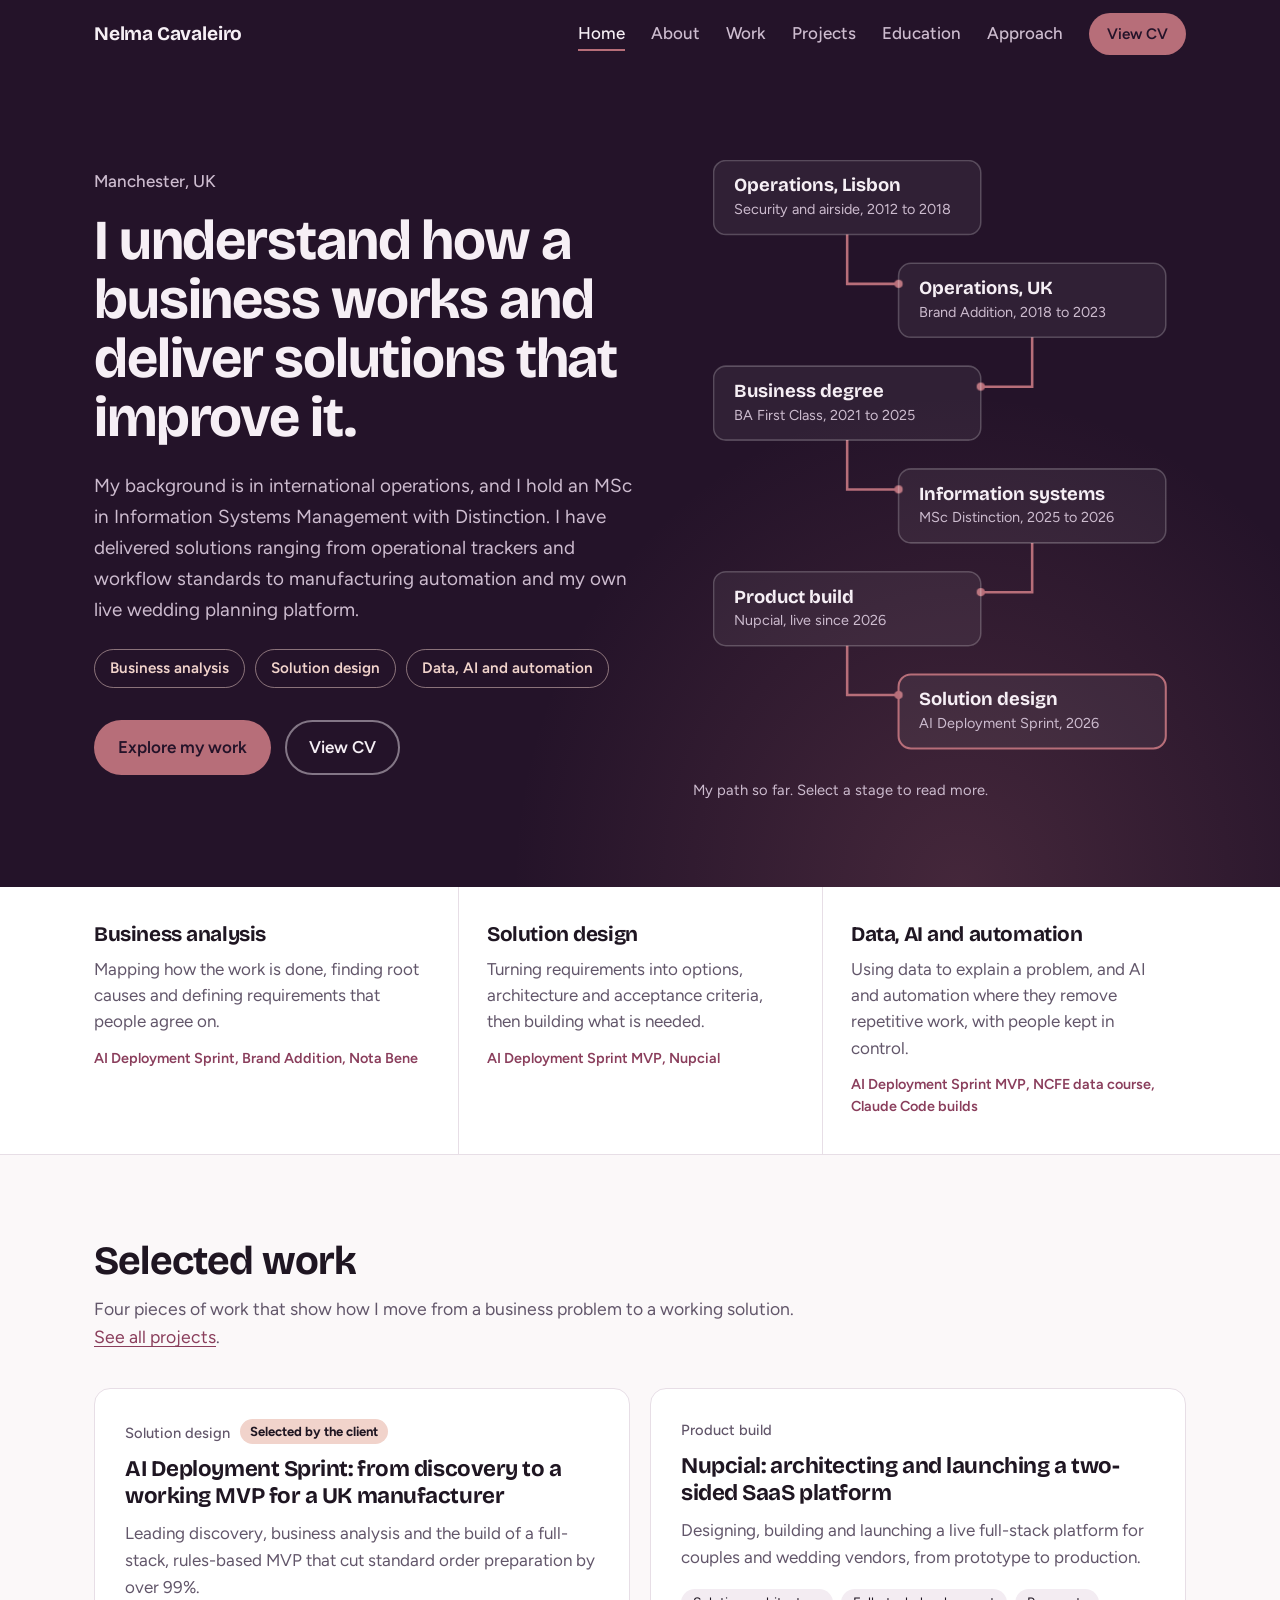
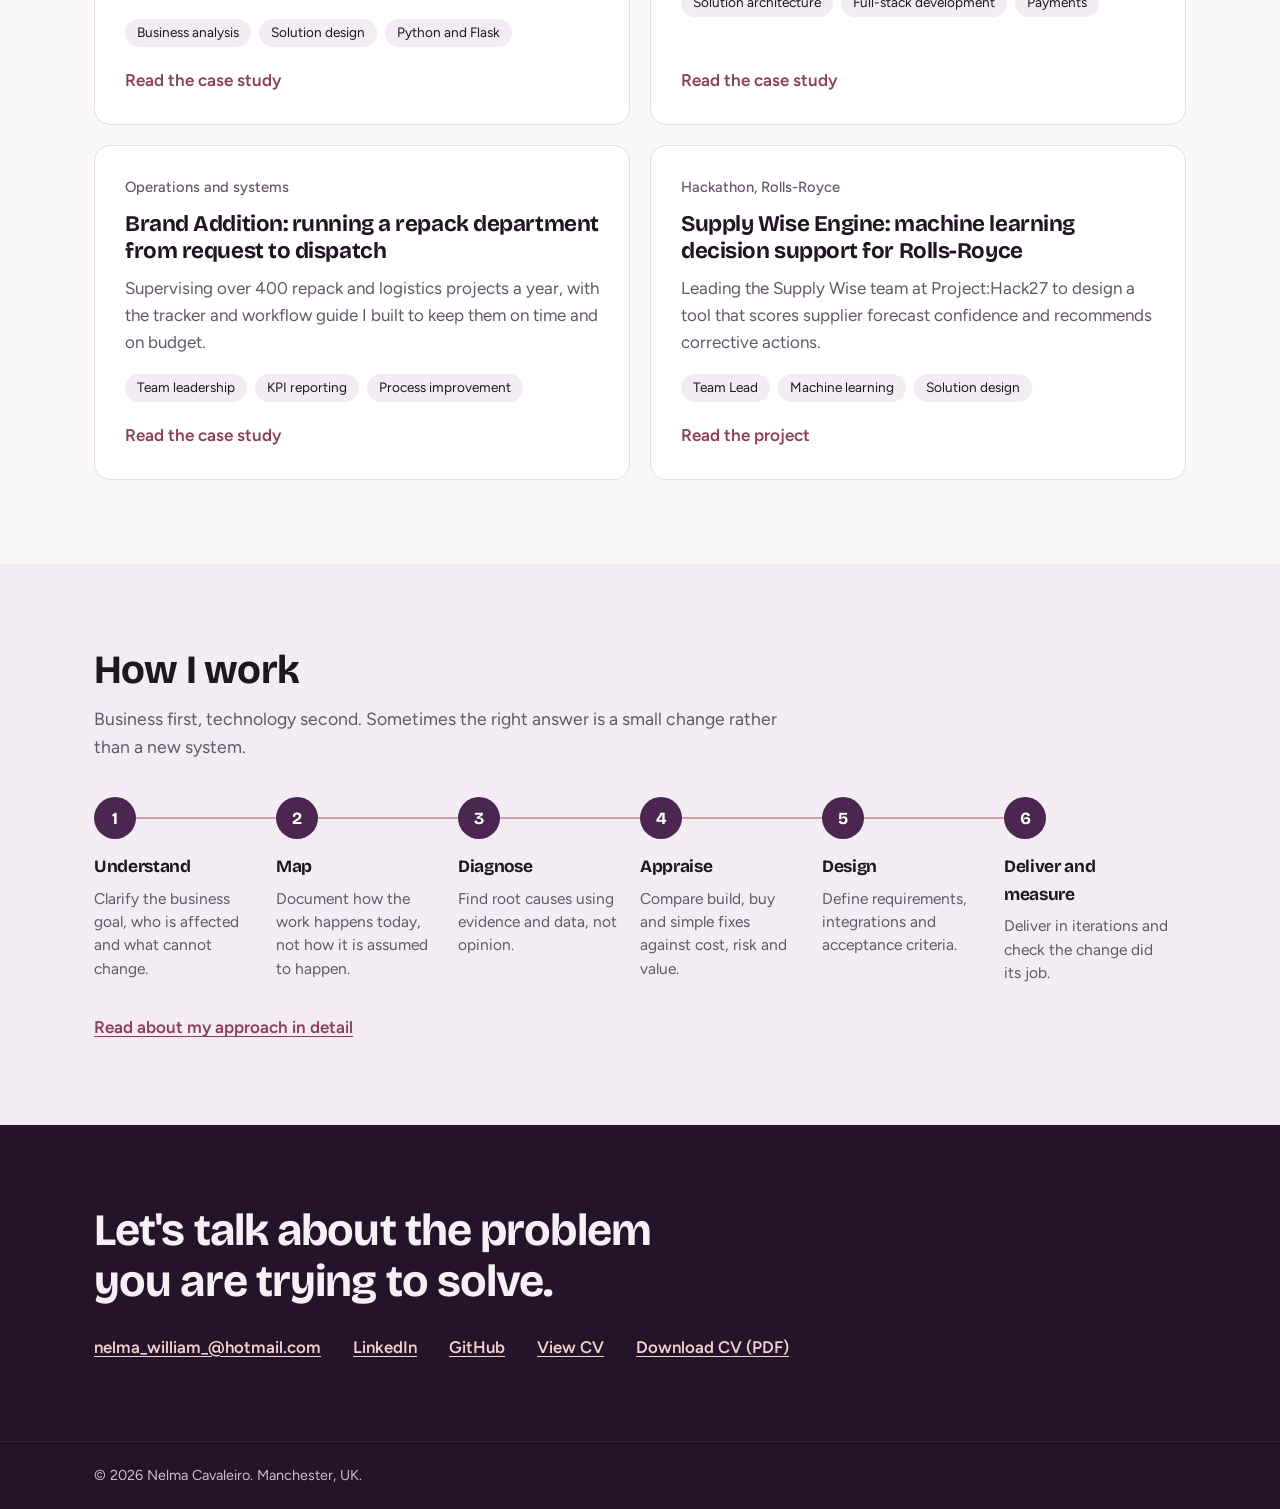
<file: index.html>
<!DOCTYPE html>
<html lang="en-GB">
<head>
  <meta charset="utf-8">
  <meta name="viewport" content="width=device-width, initial-scale=1">
  <title>Nelma Cavaleiro | Business Analysis, Solution Design, Data, AI and Automation</title>
  <meta name="description" content="Portfolio of Nelma Cavaleiro, a Manchester-based business and technology professional working across business analysis, solution design, data, AI and automation.">
  <meta property="og:title" content="Nelma Cavaleiro | Business Analysis, Solution Design, Data, AI and Automation">
  <meta property="og:description" content="Portfolio of Nelma Cavaleiro, a Manchester-based business and technology professional working across business analysis, solution design, data, AI and automation.">
  <meta property="og:type" content="website">
  <link rel="icon" href="data:image/svg+xml,<svg xmlns='http://www.w3.org/2000/svg' viewBox='0 0 32 32'><rect width='32' height='32' rx='8' fill='%23241329'/><text x='16' y='21.5' font-family='Arial' font-size='14' font-weight='700' fill='%23F1D3CB' text-anchor='middle'>NC</text></svg>">
  <link rel="preconnect" href="https://fonts.googleapis.com">
  <link rel="preconnect" href="https://fonts.gstatic.com" crossorigin>
  <link href="https://fonts.googleapis.com/css2?family=Bricolage+Grotesque:opsz,wght@12..96,500;12..96,700&family=Figtree:wght@400;500;600;700&display=swap" rel="stylesheet">
  <link rel="stylesheet" href="assets/css/style.css">
</head>
<body>
  <a class="skip" href="#main">Skip to content</a>
  <header class="site-header">
    <div class="wrap header-inner">
      <a class="brand" href="index.html">Nelma Cavaleiro</a>
      <button class="nav-toggle" aria-expanded="false" aria-controls="site-nav">Menu</button>
      <nav aria-label="Main">
        <ul class="nav" id="site-nav">
        <li><a href="index.html" aria-current="page">Home</a></li>
        <li><a href="about.html">About</a></li>
        <li><a href="work.html">Work</a></li>
        <li><a href="projects.html">Projects</a></li>
        <li><a href="education.html">Education</a></li>
        <li><a href="approach.html">Approach</a></li>
        <li><a class="btn btn-rose btn-small" href="assets/Nelma_Cavaleiro_CV.pdf" target="_blank" rel="noopener">View CV</a></li>
        </ul>
      </nav>
    </div>
  </header>
  <main id="main">
    <section class="hero">
      <div class="wrap hero-inner">
        <div>
          <p class="hero-meta">Manchester, UK</p>
          <h1>I understand how a business works and deliver solutions that improve it.</h1>
          <p class="lede">My background is in international operations, and I hold an MSc in Information Systems Management with Distinction. I have delivered solutions ranging from operational trackers and workflow standards to manufacturing automation and my own live wedding planning platform.</p>
          <ul class="focus" aria-label="Focus areas">
            <li>Business analysis</li><li>Solution design</li><li>Data, AI and automation</li>
          </ul>
          <div class="hero-actions">
            <a class="btn btn-rose" href="work.html">Explore my work</a>
            <a class="btn btn-line-light" href="assets/Nelma_Cavaleiro_CV.pdf" target="_blank" rel="noopener">View CV</a>
          </div>
        </div>
      <figure class="system-map" aria-labelledby="map-caption">
        <svg viewBox="0 0 480 612" role="img" aria-label="Career path drawn as a system diagram: operations in Lisbon, operations in the UK, a business degree, an MSc in information systems, building a live product, and solution design on an AI deployment sprint.">
          <g class="links">
            <path d="M150 92 V140 H200" />
            <path d="M330 192 V240 H280" />
            <path d="M150 292 V340 H200" />
            <path d="M330 392 V440 H280" />
            <path d="M150 492 V540 H200" />
          </g>
          <g class="joints">
            <circle cx="200" cy="140" r="4"/>
            <circle cx="280" cy="240" r="4"/>
            <circle cx="200" cy="340" r="4"/>
            <circle cx="280" cy="440" r="4"/>
            <circle cx="200" cy="540" r="4"/>
          </g>
          <a href="about.html#journey" class="node">
            <rect x="20" y="20" width="260" height="72" rx="12"/>
            <text x="40" y="50" class="n-title">Operations, Lisbon</text>
            <text x="40" y="72" class="n-sub">Security and airside, 2012 to 2018</text>
          </a>
          <a href="case-brand-addition.html" class="node">
            <rect x="200" y="120" width="260" height="72" rx="12"/>
            <text x="220" y="150" class="n-title">Operations, UK</text>
            <text x="220" y="172" class="n-sub">Brand Addition, 2018 to 2023</text>
          </a>
          <a href="education-ba.html" class="node">
            <rect x="20" y="220" width="260" height="72" rx="12"/>
            <text x="40" y="250" class="n-title">Business degree</text>
            <text x="40" y="272" class="n-sub">BA First Class, 2021 to 2025</text>
          </a>
          <a href="education-msc.html" class="node">
            <rect x="200" y="320" width="260" height="72" rx="12"/>
            <text x="220" y="350" class="n-title">Information systems</text>
            <text x="220" y="372" class="n-sub">MSc Distinction, 2025 to 2026</text>
          </a>
          <a href="case-nupcial.html" class="node">
            <rect x="20" y="420" width="260" height="72" rx="12"/>
            <text x="40" y="450" class="n-title">Product build</text>
            <text x="40" y="472" class="n-sub">Nupcial, live since 2026</text>
          </a>
          <a href="case-ai-sprint.html" class="node node-current">
            <rect x="200" y="520" width="260" height="72" rx="12"/>
            <text x="220" y="550" class="n-title">Solution design</text>
            <text x="220" y="572" class="n-sub">AI Deployment Sprint, 2026</text>
          </a>
        </svg>
        <figcaption id="map-caption">My path so far. Select a stage to read more.</figcaption>
      </figure>
      </div>
    </section>

    <section class="capabilities" aria-label="Where I add value">
      <div class="wrap cap-grid three">
        <div class="cap">
          <h2>Business analysis</h2>
          <p>Mapping how the work is done, finding root causes and defining requirements that people agree on.</p>
          <p class="evidence">AI Deployment Sprint, Brand Addition, Nota Bene</p>
        </div>
        <div class="cap">
          <h2>Solution design</h2>
          <p>Turning requirements into options, architecture and acceptance criteria, then building what is needed.</p>
          <p class="evidence">AI Deployment Sprint MVP, Nupcial</p>
        </div>
        <div class="cap">
          <h2>Data, AI and automation</h2>
          <p>Using data to explain a problem, and AI and automation where they remove repetitive work, with people kept in control.</p>
          <p class="evidence">AI Deployment Sprint MVP, NCFE data course, Claude Code builds</p>
        </div>
      </div>
    </section>

    <section class="section" id="video" hidden>
      <div class="wrap">
        <div class="section-head">
          <h2>Meet me in sixty seconds</h2>
          <p>A short introduction to who I am and the work I want to do.</p>
        </div>
        <div class="video-frame" id="video-frame"></div>
      </div>
    </section>

    <section class="section">
      <div class="wrap">
        <div class="section-head">
          <h2>Selected work</h2>
          <p>Four pieces of work that show how I move from a business problem to a working solution. <a href="projects.html">See all projects</a>.</p>
        </div>
        <div class="work-grid">
        <a class="work-card" href="case-ai-sprint.html">
          <p class="kind">Solution design <span class="status">Selected by the client</span></p>
          <h3>AI Deployment Sprint: from discovery to a working MVP for a UK manufacturer</h3>
          <p>Leading discovery, business analysis and the build of a full-stack, rules-based MVP that cut standard order preparation by over 99%.</p>
          <ul class="tags"><li>Business analysis</li><li>Solution design</li><li>Python and Flask</li></ul>
          <span class="read">Read the case study</span>
        </a>
        <a class="work-card" href="case-nupcial.html">
          <p class="kind">Product build</p>
          <h3>Nupcial: architecting and launching a two-sided SaaS platform</h3>
          <p>Designing, building and launching a live full-stack platform for couples and wedding vendors, from prototype to production.</p>
          <ul class="tags"><li>Solution architecture</li><li>Full-stack development</li><li>Payments</li></ul>
          <span class="read">Read the case study</span>
        </a>
        <a class="work-card" href="case-brand-addition.html">
          <p class="kind">Operations and systems</p>
          <h3>Brand Addition: running a repack department from request to dispatch</h3>
          <p>Supervising over 400 repack and logistics projects a year, with the tracker and workflow guide I built to keep them on time and on budget.</p>
          <ul class="tags"><li>Team leadership</li><li>KPI reporting</li><li>Process improvement</li></ul>
          <span class="read">Read the case study</span>
        </a>
        <a class="work-card" href="case-hack27.html">
          <p class="kind">Hackathon, Rolls-Royce</p>
          <h3>Supply Wise Engine: machine learning decision support for Rolls-Royce</h3>
          <p>Leading the Supply Wise team at Project:Hack27 to design a tool that scores supplier forecast confidence and recommends corrective actions.</p>
          <ul class="tags"><li>Team Lead</li><li>Machine learning</li><li>Solution design</li></ul>
          <span class="read">Read the project</span>
        </a>
        </div>
      </div>
    </section>

    <section class="section section-tint">
      <div class="wrap">
        <div class="section-head">
          <h2>How I work</h2>
          <p>Business first, technology second. Sometimes the right answer is a small change rather than a new system.</p>
        </div>
        <ol class="flow">
          <li><h3>Understand</h3><p>Clarify the business goal, who is affected and what cannot change.</p></li>
          <li><h3>Map</h3><p>Document how the work happens today, not how it is assumed to happen.</p></li>
          <li><h3>Diagnose</h3><p>Find root causes using evidence and data, not opinion.</p></li>
          <li><h3>Appraise</h3><p>Compare build, buy and simple fixes against cost, risk and value.</p></li>
          <li><h3>Design</h3><p>Define requirements, integrations and acceptance criteria.</p></li>
          <li><h3>Deliver and measure</h3><p>Deliver in iterations and check the change did its job.</p></li>
        </ol>
        <a class="more" href="approach.html">Read about my approach in detail</a>
      </div>
    </section>
  </main>
  <section class="contact" id="contact">
    <div class="wrap">
      <h2>Let's talk about the problem you are trying to solve.</h2>
      <ul class="contact-links">
        <li><a href="mailto:nelma_william_@hotmail.com">nelma_william_@hotmail.com</a></li>
        <li><a href="https://www.linkedin.com/in/nelma-cavaleiro" target="_blank" rel="noopener">LinkedIn</a></li>
        <li><a href="https://github.com/nelmacavaleiro" target="_blank" rel="noopener">GitHub</a></li>
        <li><a href="assets/Nelma_Cavaleiro_CV.pdf" target="_blank" rel="noopener">View CV</a></li>
        <li><a href="assets/Nelma_Cavaleiro_CV.pdf" download="Nelma_Cavaleiro_CV.pdf">Download CV (PDF)</a></li>
      </ul>
    </div>
  </section>
  <footer class="site-footer">
    <div class="wrap"><p>&copy; <span id="year">2026</span> Nelma Cavaleiro. Manchester, UK.</p></div>
  </footer>
  <script src="assets/js/main.js"></script>
</body>
</html>
</file>
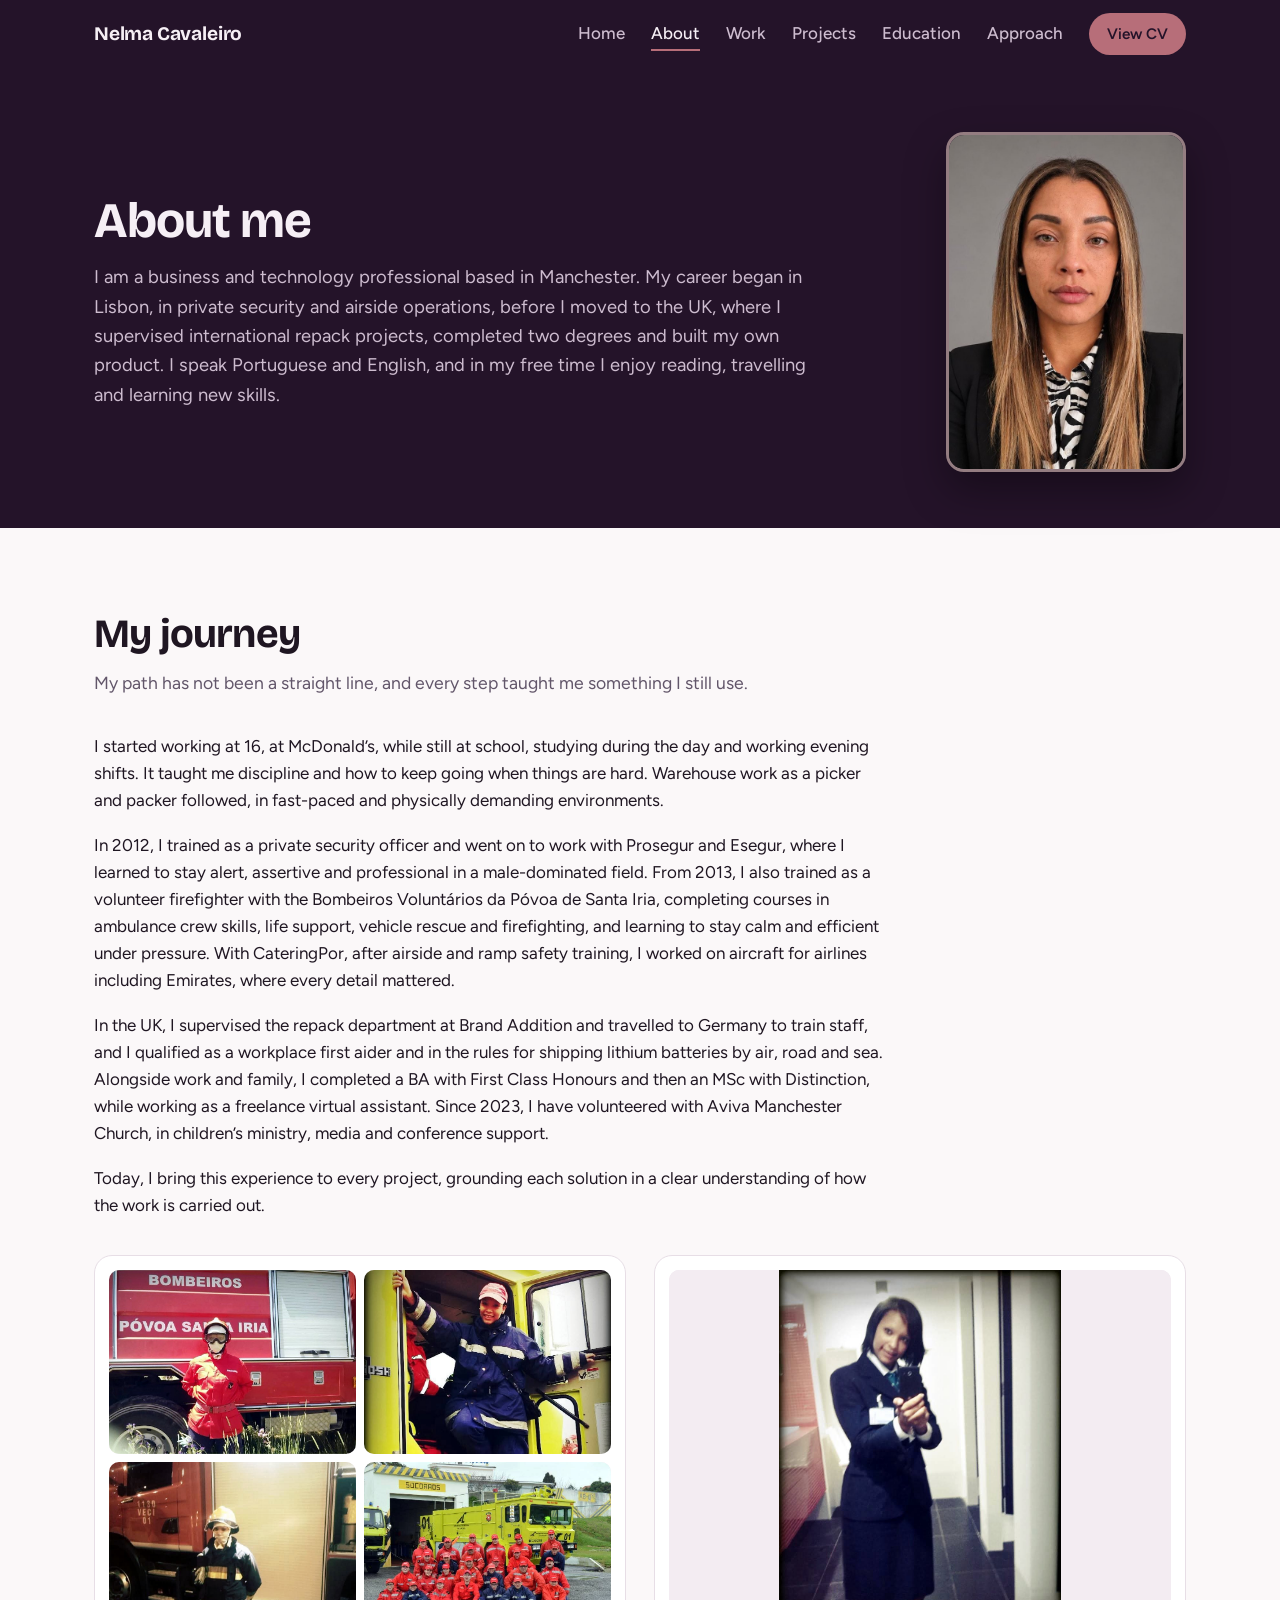
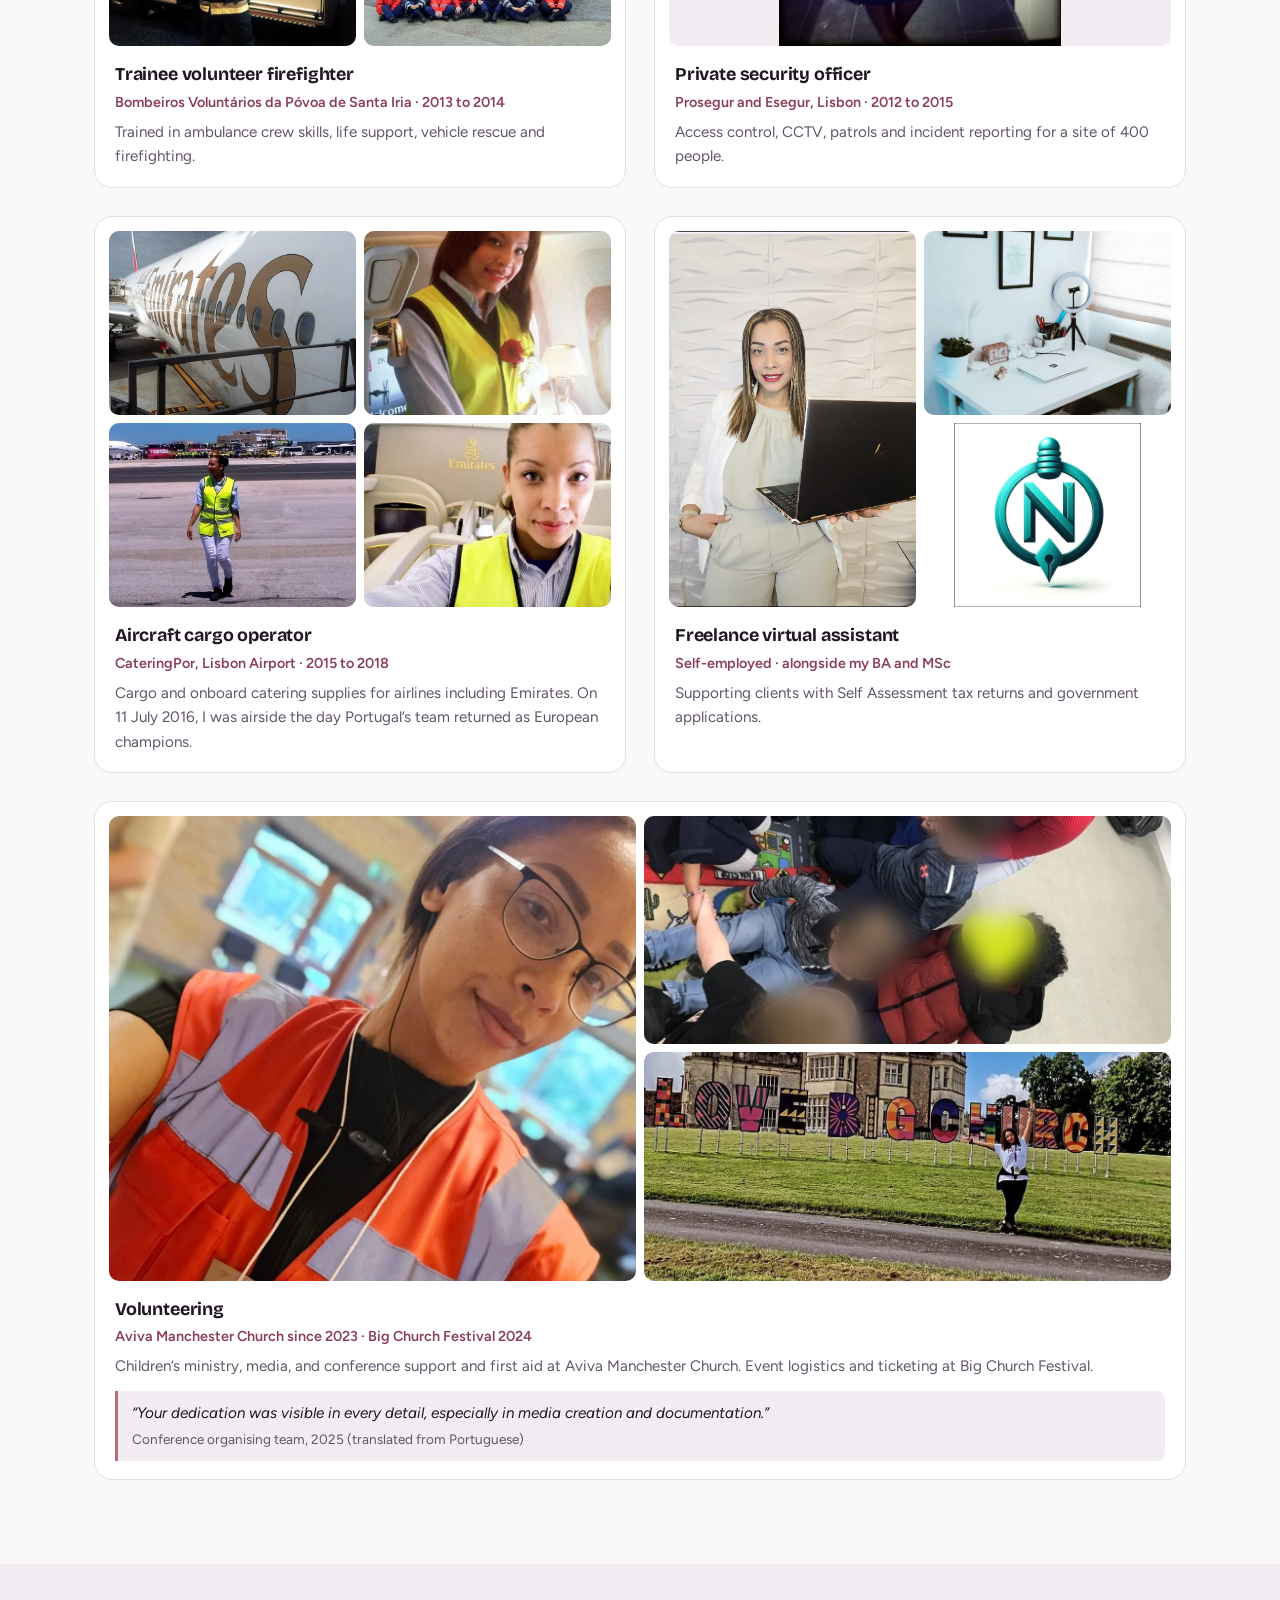
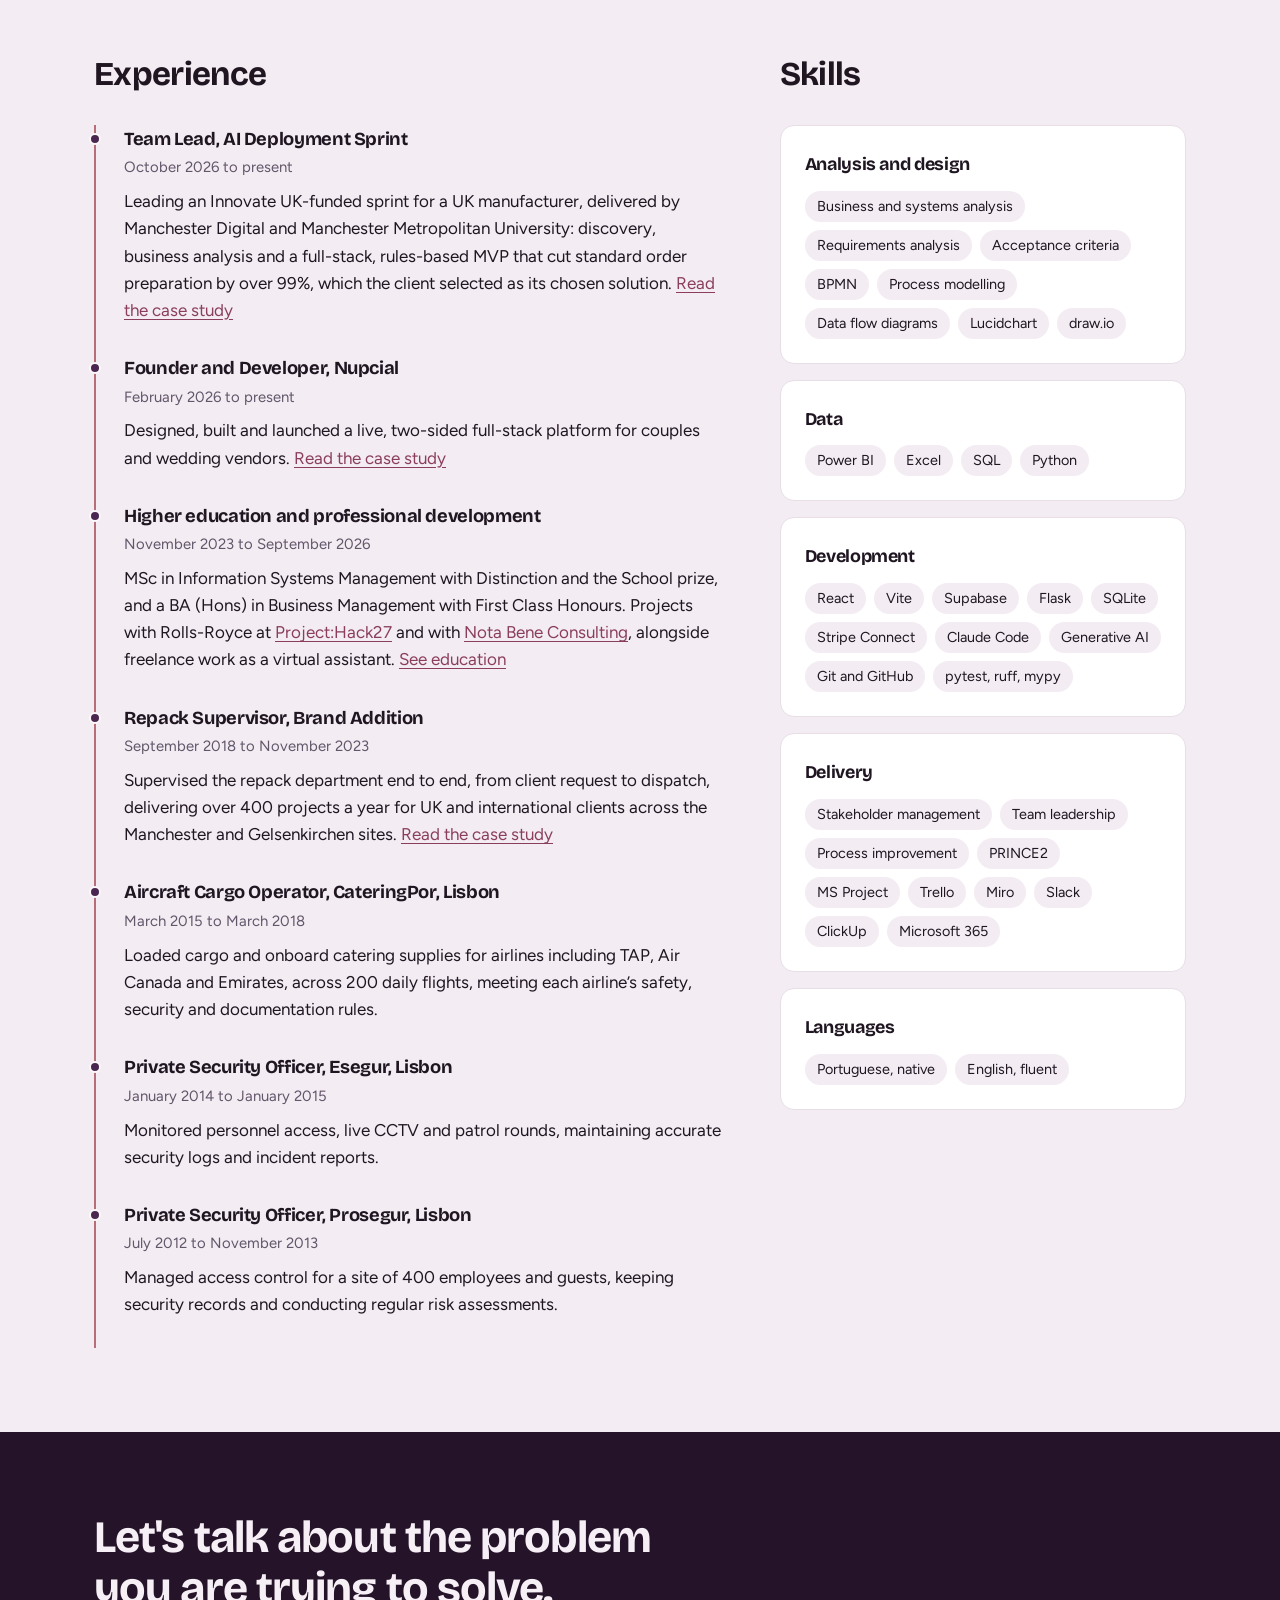
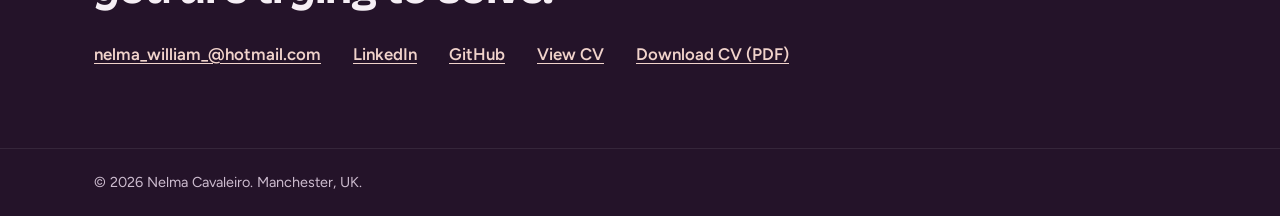
<file: about.html>
<!DOCTYPE html>
<html lang="en-GB">
<head>
  <meta charset="utf-8">
  <meta name="viewport" content="width=device-width, initial-scale=1">
  <title>About | Nelma Cavaleiro</title>
  <meta name="description" content="About Nelma Cavaleiro: her journey, experience and skills.">
  <meta property="og:title" content="About | Nelma Cavaleiro">
  <meta property="og:description" content="About Nelma Cavaleiro: her journey, experience and skills.">
  <meta property="og:type" content="website">
  <link rel="icon" href="data:image/svg+xml,<svg xmlns='http://www.w3.org/2000/svg' viewBox='0 0 32 32'><rect width='32' height='32' rx='8' fill='%23241329'/><text x='16' y='21.5' font-family='Arial' font-size='14' font-weight='700' fill='%23F1D3CB' text-anchor='middle'>NC</text></svg>">
  <link rel="preconnect" href="https://fonts.googleapis.com">
  <link rel="preconnect" href="https://fonts.gstatic.com" crossorigin>
  <link href="https://fonts.googleapis.com/css2?family=Bricolage+Grotesque:opsz,wght@12..96,500;12..96,700&family=Figtree:wght@400;500;600;700&display=swap" rel="stylesheet">
  <link rel="stylesheet" href="assets/css/style.css">
</head>
<body>
  <a class="skip" href="#main">Skip to content</a>
  <header class="site-header">
    <div class="wrap header-inner">
      <a class="brand" href="index.html">Nelma Cavaleiro</a>
      <button class="nav-toggle" aria-expanded="false" aria-controls="site-nav">Menu</button>
      <nav aria-label="Main">
        <ul class="nav" id="site-nav">
        <li><a href="index.html">Home</a></li>
        <li><a href="about.html" aria-current="page">About</a></li>
        <li><a href="work.html">Work</a></li>
        <li><a href="projects.html">Projects</a></li>
        <li><a href="education.html">Education</a></li>
        <li><a href="approach.html">Approach</a></li>
        <li><a class="btn btn-rose btn-small" href="assets/Nelma_Cavaleiro_CV.pdf" target="_blank" rel="noopener">View CV</a></li>
        </ul>
      </nav>
    </div>
  </header>
  <main id="main">
    <section class="page-head">
      <div class="wrap about-head">
        <div>
          <h1>About me</h1>
          <p>I am a business and technology professional based in Manchester. My career began in Lisbon, in private security and airside operations, before I moved to the UK, where I supervised international repack projects, completed two degrees and built my own product. I speak Portuguese and English, and in my free time I enjoy reading, travelling and learning new skills.</p>
        </div>
        <img class="portrait" src="assets/img/nelma-cavaleiro.jpg" alt="Nelma Cavaleiro" width="600" height="850">
      </div>
    </section>
    <section class="section" id="journey">
      <div class="wrap">
        <div class="section-head"><h2>My journey</h2><p>My path has not been a straight line, and every step taught me something I still use.</p></div>
        <div class="prose journey">
          <p>I started working at 16, at McDonald’s, while still at school, studying during the day and working evening shifts. It taught me discipline and how to keep going when things are hard. Warehouse work as a picker and packer followed, in fast-paced and physically demanding environments.</p>
          <p>In 2012, I trained as a private security officer and went on to work with Prosegur and Esegur, where I learned to stay alert, assertive and professional in a male-dominated field. From 2013, I also trained as a volunteer firefighter with the Bombeiros Voluntários da Póvoa de Santa Iria, completing courses in ambulance crew skills, life support, vehicle rescue and firefighting, and learning to stay calm and efficient under pressure. With CateringPor, after airside and ramp safety training, I worked on aircraft for airlines including Emirates, where every detail mattered.</p>
          <p>In the UK, I supervised the repack department at Brand Addition and travelled to Germany to train staff, and I qualified as a workplace first aider and in the rules for shipping lithium batteries by air, road and sea. Alongside work and family, I completed a BA with First Class Honours and then an MSc with Distinction, while working as a freelance virtual assistant. Since 2023, I have volunteered with Aviva Manchester Church, in children’s ministry, media and conference support.</p>
          <p>Today, I bring this experience to every project, grounding each solution in a clear understanding of how the work is carried out.</p>
        </div>
        <div class="collage-grid" style="margin-top:36px">
        <figure class="collage t4">
          <div class="tiles">
            <a href="assets/img/journey/ff-truck.jpg" target="_blank" rel="noopener"><img src="assets/img/journey/ff-truck.jpg" alt="Nelma in firefighting kit beside a Bombeiros Póvoa de Santa Iria fire engine" loading="lazy" style="object-position:68% 40%"></a>
            <a href="assets/img/journey/ff-airport-engine.jpg" target="_blank" rel="noopener"><img src="assets/img/journey/ff-airport-engine.jpg" alt="Nelma smiling in the doorway of an airport fire engine during training" loading="lazy" style="object-position:50% 25%"></a>
            <a href="assets/img/journey/ff-night.jpg" target="_blank" rel="noopener"><img src="assets/img/journey/ff-night.jpg" alt="Nelma in structural firefighting kit beside a fire engine at night" loading="lazy" style="object-position:50% 35%"></a>
            <a href="assets/img/journey/ff-training-group.jpg" target="_blank" rel="noopener"><img src="assets/img/journey/ff-training-group.jpg" alt="Nelma with fellow trainees at an aerodrome fire station during training" loading="lazy"></a>
          </div>
          <figcaption><p class="c-title">Trainee volunteer firefighter</p><p class="c-meta">Bombeiros Voluntários da Póvoa de Santa Iria · 2013 to 2014</p><p class="c-note">Trained in ambulance crew skills, life support, vehicle rescue and firefighting.</p></figcaption>
        </figure>
        <figure class="collage t1">
          <div class="tiles">
            <a href="assets/img/journey/sec-uniform.jpg" target="_blank" rel="noopener"><img src="assets/img/journey/sec-uniform.jpg" alt="Nelma in her private security uniform" loading="lazy" style="object-fit:contain;background:var(--plum-tint)"></a>
          </div>
          <figcaption><p class="c-title">Private security officer</p><p class="c-meta">Prosegur and Esegur, Lisbon · 2012 to 2015</p><p class="c-note">Access control, CCTV, patrols and incident reporting for a site of 400 people.</p></figcaption>
        </figure>
        <figure class="collage t4">
          <div class="tiles">
            <a href="assets/img/journey/cp-aircraft.jpg" target="_blank" rel="noopener"><img src="assets/img/journey/cp-aircraft.jpg" alt="An Emirates aircraft at the stand" loading="lazy"></a>
            <a href="assets/img/journey/cp-cabin.jpg" target="_blank" rel="noopener"><img src="assets/img/journey/cp-cabin.jpg" alt="Nelma in a high-visibility vest inside an Emirates cabin" loading="lazy" style="object-position:50% 30%"></a>
            <a href="assets/img/journey/cp-apron.jpg" target="_blank" rel="noopener"><img src="assets/img/journey/cp-apron.jpg" alt="Nelma on the apron at Lisbon Airport on 11 July 2016" loading="lazy" style="object-position:45% 50%"></a>
            <a href="assets/img/journey/cp-selfie.jpg" target="_blank" rel="noopener"><img src="assets/img/journey/cp-selfie.jpg" alt="Nelma on board an Emirates aircraft" loading="lazy" style="object-position:60% 40%"></a>
          </div>
          <figcaption><p class="c-title">Aircraft cargo operator</p><p class="c-meta">CateringPor, Lisbon Airport · 2015 to 2018</p><p class="c-note">Cargo and onboard catering supplies for airlines including Emirates. On 11 July 2016, I was airside the day Portugal’s team returned as European champions.</p></figcaption>
        </figure>
        <figure class="collage t3">
          <div class="tiles">
            <a href="assets/img/journey/va-portrait.jpg" target="_blank" rel="noopener"><img src="assets/img/journey/va-portrait.jpg" alt="Nelma holding a laptop in a professional portrait" loading="lazy" style="object-position:50% 25%"></a>
            <a href="assets/img/journey/va-desk.jpg" target="_blank" rel="noopener"><img src="assets/img/journey/va-desk.jpg" alt="The desk Nelma set up for her virtual assistant work" loading="lazy" style="object-position:50% 80%"></a>
            <a href="assets/img/journey/va-logo.jpg" target="_blank" rel="noopener"><img class="contain" src="assets/img/journey/va-logo.jpg" alt="Nelma’s virtual assistant logo" loading="lazy"></a>
          </div>
          <figcaption><p class="c-title">Freelance virtual assistant</p><p class="c-meta">Self-employed · alongside my BA and MSc</p><p class="c-note">Supporting clients with Self Assessment tax returns and government applications.</p></figcaption>
        </figure>
        <figure class="collage t3 wide">
          <div class="tiles">
            <a href="assets/img/journey/vol-conference.jpg" target="_blank" rel="noopener"><img src="assets/img/journey/vol-conference.jpg" alt="Nelma in a support team vest at the 2025 Conference of Alignment and Revival" loading="lazy" style="object-position:50% 15%"></a>
            <a href="assets/img/journey/vol-children.jpg" target="_blank" rel="noopener"><img src="assets/img/journey/vol-children.jpg" alt="Nelma leading a children’s activity, with the children’s faces blurred" loading="lazy" style="object-position:50% 45%"></a>
            <a href="assets/img/journey/vol-bigchurch.jpg" target="_blank" rel="noopener"><img src="assets/img/journey/vol-bigchurch.jpg" alt="Nelma at Big Church Festival 2024" loading="lazy" style="object-position:60% 60%"></a>
          </div>
          <figcaption><p class="c-title">Volunteering</p><p class="c-meta">Aviva Manchester Church since 2023 · Big Church Festival 2024</p><p class="c-note">Children’s ministry, media, and conference support and first aid at Aviva Manchester Church. Event logistics and ticketing at Big Church Festival.</p><blockquote>“Your dedication was visible in every detail, especially in media creation and documentation.”<cite>Conference organising team, 2025 (translated from Portuguese)</cite></blockquote></figcaption>
        </figure>
        </div>
      </div>
    </section>
    <section class="section section-tint">
      <div class="wrap about-cols">
        <div>
          <h2>Experience</h2>
          <ol class="timeline">
            <li><h3>Team Lead, AI Deployment Sprint</h3><p class="when">October 2026 to present</p><p>Leading an Innovate UK-funded sprint for a UK manufacturer, delivered by Manchester Digital and Manchester Metropolitan University: discovery, business analysis and a full-stack, rules-based MVP that cut standard order preparation by over 99%, which the client selected as its chosen solution. <a href="case-ai-sprint.html">Read the case study</a></p></li>
            <li><h3>Founder and Developer, Nupcial</h3><p class="when">February 2026 to present</p><p>Designed, built and launched a live, two-sided full-stack platform for couples and wedding vendors. <a href="case-nupcial.html">Read the case study</a></p></li>
            <li><h3>Higher education and professional development</h3><p class="when">November 2023 to September 2026</p><p>MSc in Information Systems Management with Distinction and the School prize, and a BA (Hons) in Business Management with First Class Honours. Projects with Rolls-Royce at <a href="case-hack27.html">Project:Hack27</a> and with <a href="case-notabene.html">Nota Bene Consulting</a>, alongside freelance work as a virtual assistant. <a href="education.html">See education</a></p></li>
            <li><h3>Repack Supervisor, Brand Addition</h3><p class="when">September 2018 to November 2023</p><p>Supervised the repack department end to end, from client request to dispatch, delivering over 400 projects a year for UK and international clients across the Manchester and Gelsenkirchen sites. <a href="case-brand-addition.html">Read the case study</a></p></li>
            <li><h3>Aircraft Cargo Operator, CateringPor, Lisbon</h3><p class="when">March 2015 to March 2018</p><p>Loaded cargo and onboard catering supplies for airlines including TAP, Air Canada and Emirates, across 200 daily flights, meeting each airline’s safety, security and documentation rules.</p></li>
            <li><h3>Private Security Officer, Esegur, Lisbon</h3><p class="when">January 2014 to January 2015</p><p>Monitored personnel access, live CCTV and patrol rounds, maintaining accurate security logs and incident reports.</p></li>
            <li><h3>Private Security Officer, Prosegur, Lisbon</h3><p class="when">July 2012 to November 2013</p><p>Managed access control for a site of 400 employees and guests, keeping security records and conducting regular risk assessments.</p></li>
          </ol>
        </div>
        <div>
          <h2>Skills</h2>
          <div class="skill-stack">
            <div class="skill-group"><h3>Analysis and design</h3><ul class="chips"><li>Business and systems analysis</li><li>Requirements analysis</li><li>Acceptance criteria</li><li>BPMN</li><li>Process modelling</li><li>Data flow diagrams</li><li>Lucidchart</li><li>draw.io</li></ul></div>
            <div class="skill-group"><h3>Data</h3><ul class="chips"><li>Power BI</li><li>Excel</li><li>SQL</li><li>Python</li></ul></div>
            <div class="skill-group"><h3>Development</h3><ul class="chips"><li>React</li><li>Vite</li><li>Supabase</li><li>Flask</li><li>SQLite</li><li>Stripe Connect</li><li>Claude Code</li><li>Generative AI</li><li>Git and GitHub</li><li>pytest, ruff, mypy</li></ul></div>
            <div class="skill-group"><h3>Delivery</h3><ul class="chips"><li>Stakeholder management</li><li>Team leadership</li><li>Process improvement</li><li>PRINCE2</li><li>MS Project</li><li>Trello</li><li>Miro</li><li>Slack</li><li>ClickUp</li><li>Microsoft 365</li></ul></div>
            <div class="skill-group"><h3>Languages</h3><ul class="chips"><li>Portuguese, native</li><li>English, fluent</li></ul></div>
          </div>
        </div>
      </div>
    </section>
  </main>
  <section class="contact" id="contact">
    <div class="wrap">
      <h2>Let's talk about the problem you are trying to solve.</h2>
      <ul class="contact-links">
        <li><a href="mailto:nelma_william_@hotmail.com">nelma_william_@hotmail.com</a></li>
        <li><a href="https://www.linkedin.com/in/nelma-cavaleiro" target="_blank" rel="noopener">LinkedIn</a></li>
        <li><a href="https://github.com/nelmacavaleiro" target="_blank" rel="noopener">GitHub</a></li>
        <li><a href="assets/Nelma_Cavaleiro_CV.pdf" target="_blank" rel="noopener">View CV</a></li>
        <li><a href="assets/Nelma_Cavaleiro_CV.pdf" download="Nelma_Cavaleiro_CV.pdf">Download CV (PDF)</a></li>
      </ul>
    </div>
  </section>
  <footer class="site-footer">
    <div class="wrap"><p>&copy; <span id="year">2026</span> Nelma Cavaleiro. Manchester, UK.</p></div>
  </footer>
  <script src="assets/js/main.js"></script>
</body>
</html>
</file>
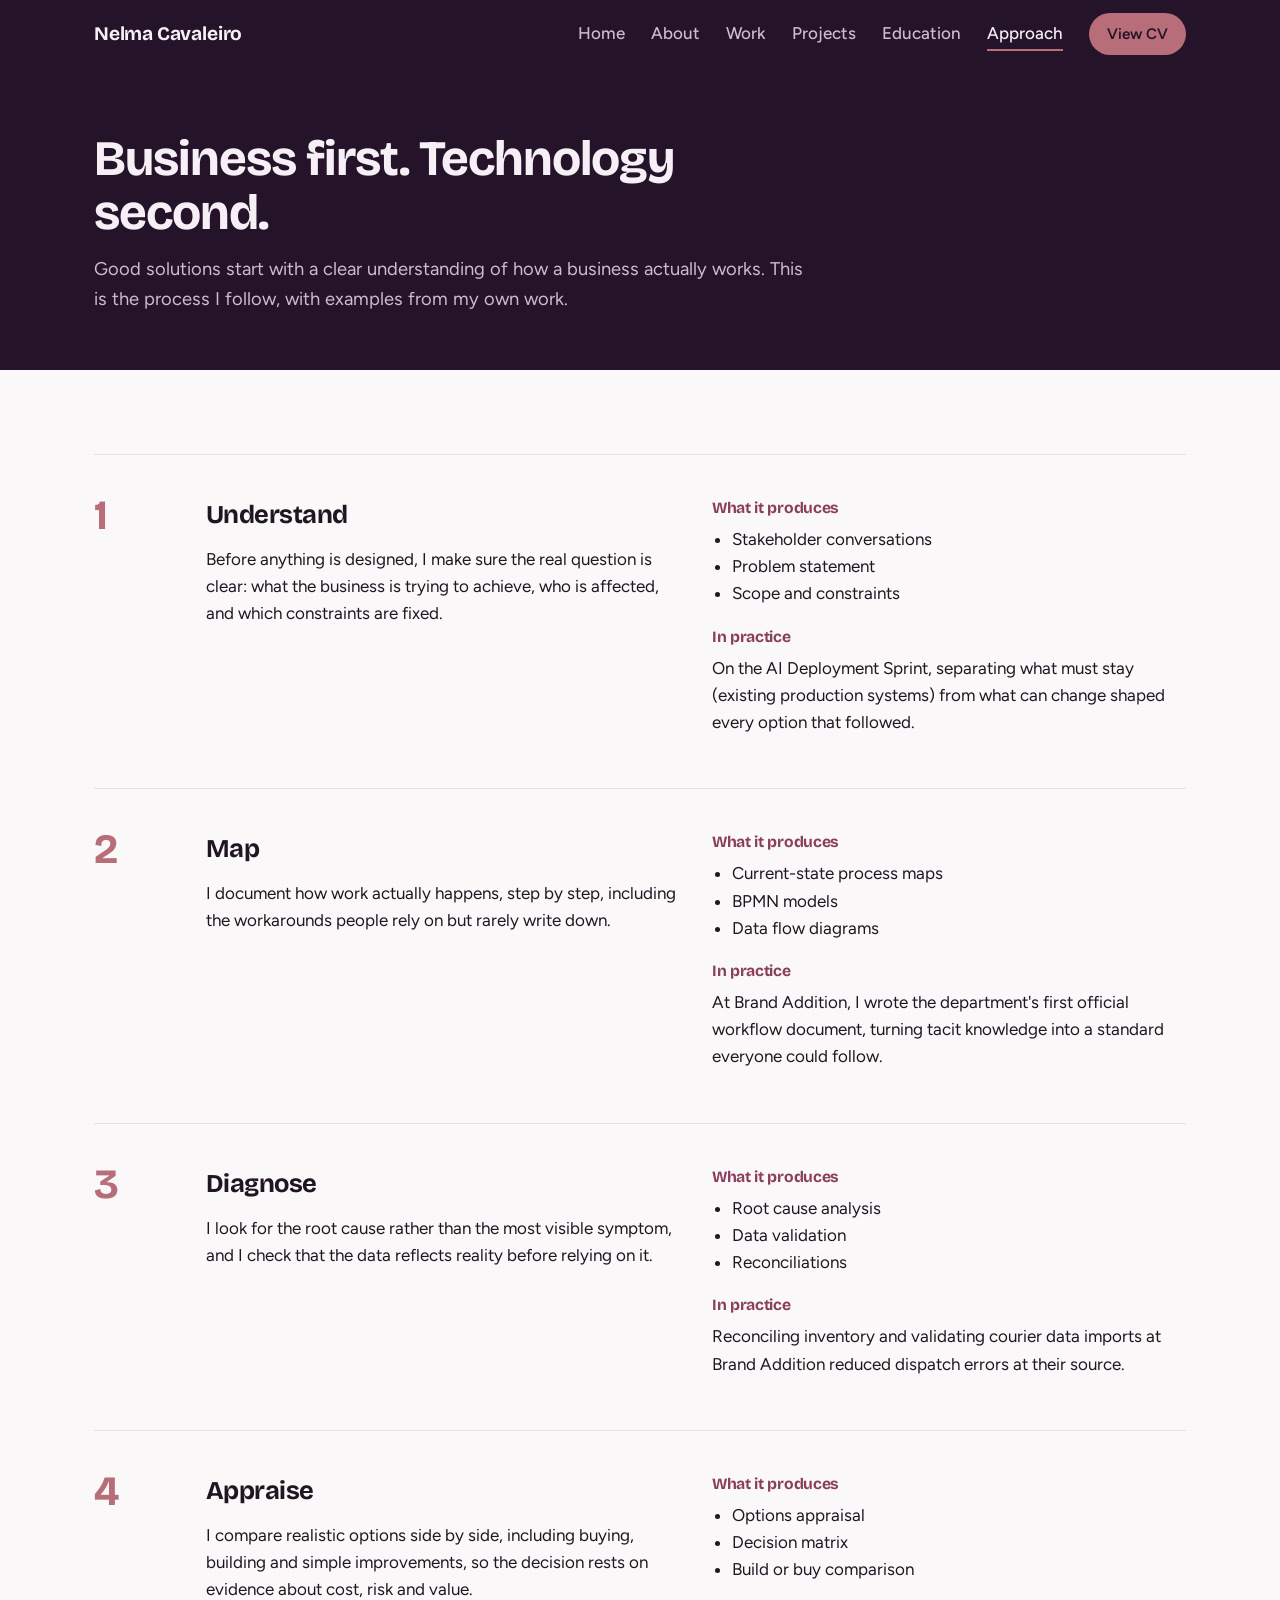
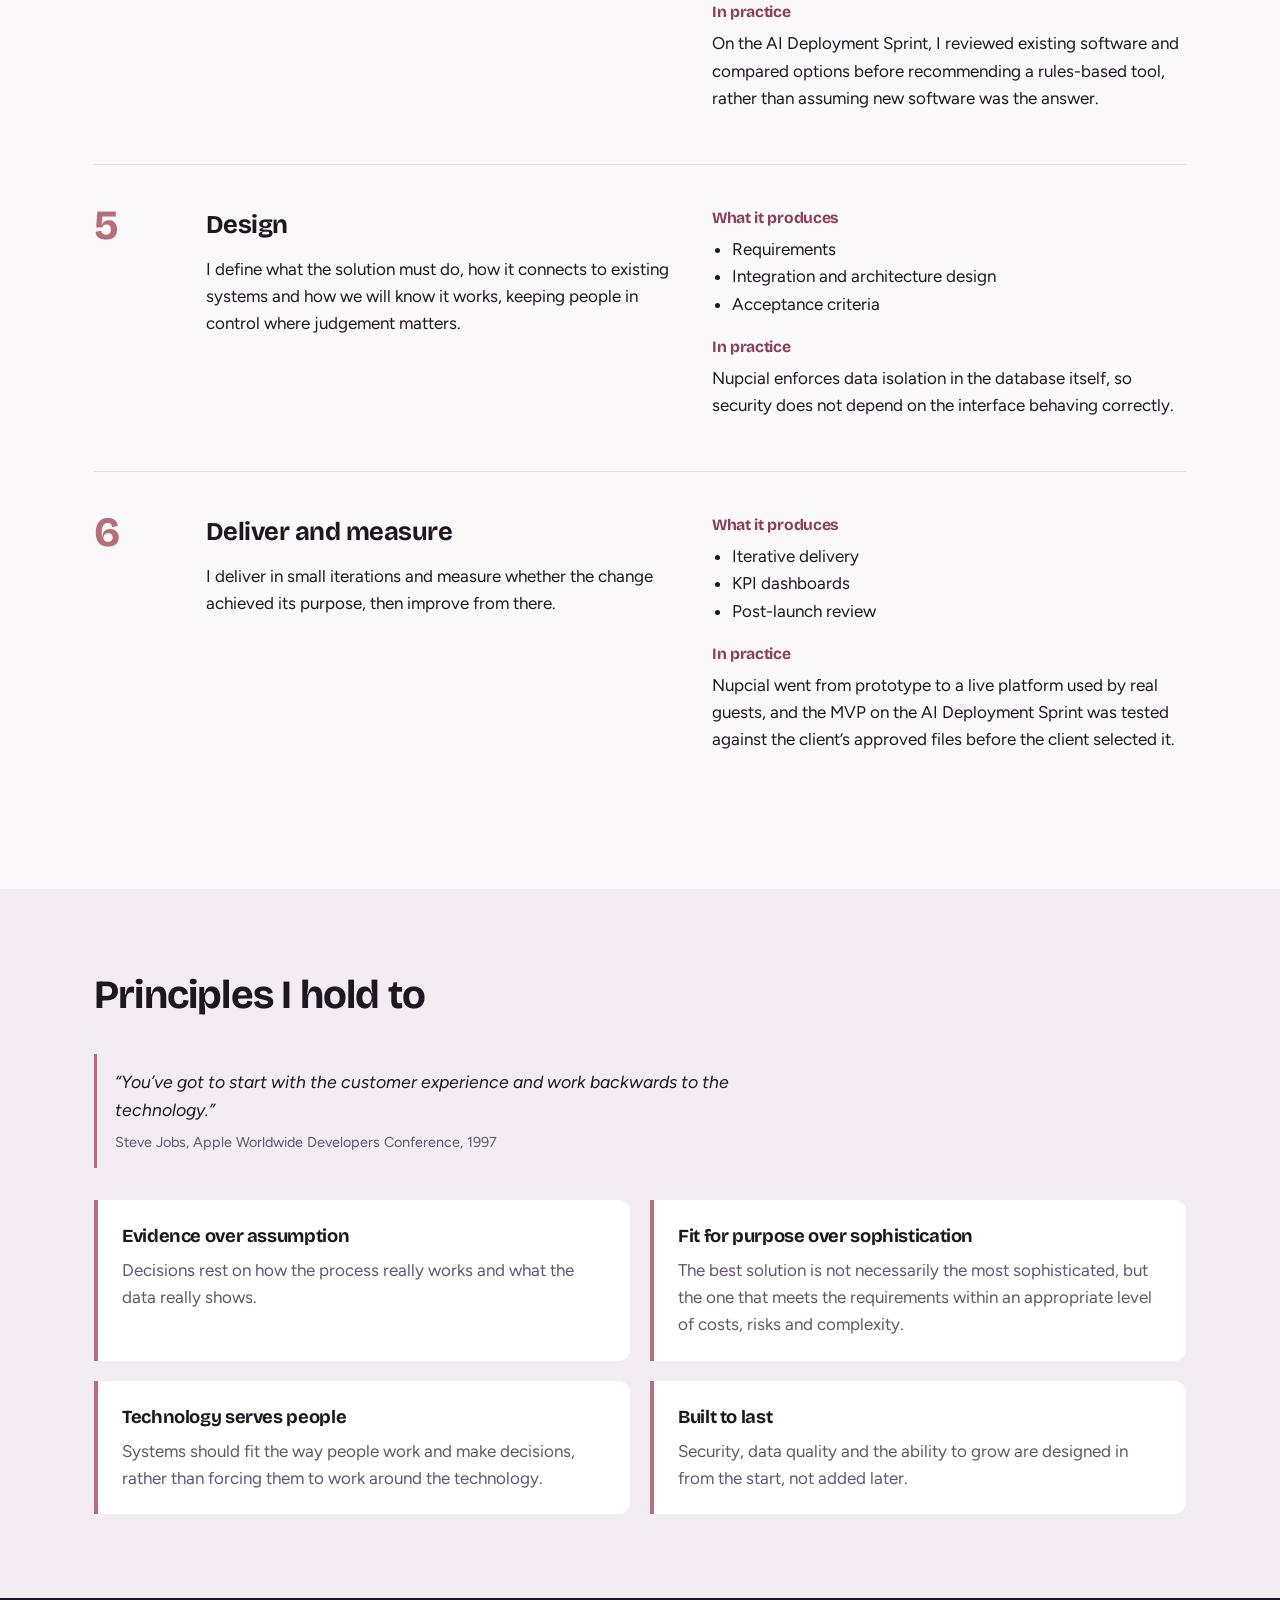
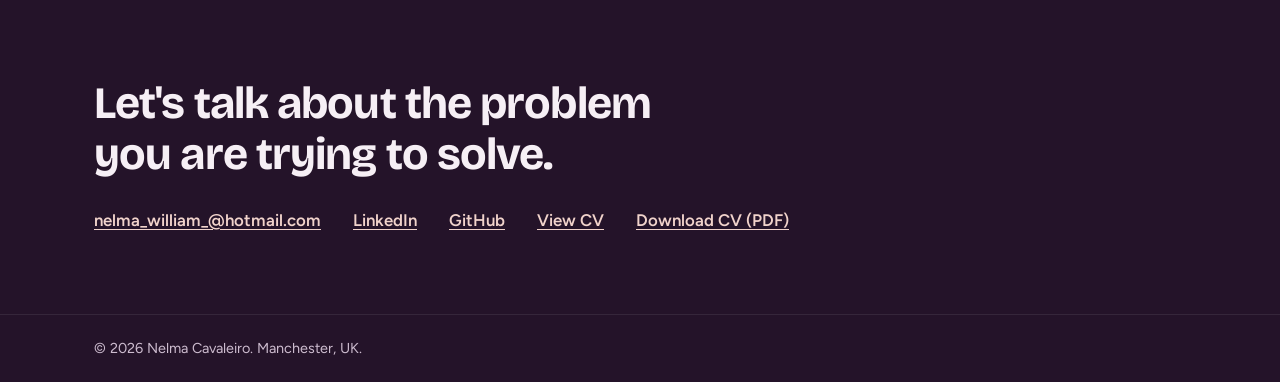
<file: approach.html>
<!DOCTYPE html>
<html lang="en-GB">
<head>
  <meta charset="utf-8">
  <meta name="viewport" content="width=device-width, initial-scale=1">
  <title>Approach | Nelma Cavaleiro</title>
  <meta name="description" content="How Nelma Cavaleiro approaches business problems: understand, map, diagnose, appraise, design, deliver and measure.">
  <meta property="og:title" content="Approach | Nelma Cavaleiro">
  <meta property="og:description" content="How Nelma Cavaleiro approaches business problems: understand, map, diagnose, appraise, design, deliver and measure.">
  <meta property="og:type" content="website">
  <link rel="icon" href="data:image/svg+xml,<svg xmlns='http://www.w3.org/2000/svg' viewBox='0 0 32 32'><rect width='32' height='32' rx='8' fill='%23241329'/><text x='16' y='21.5' font-family='Arial' font-size='14' font-weight='700' fill='%23F1D3CB' text-anchor='middle'>NC</text></svg>">
  <link rel="preconnect" href="https://fonts.googleapis.com">
  <link rel="preconnect" href="https://fonts.gstatic.com" crossorigin>
  <link href="https://fonts.googleapis.com/css2?family=Bricolage+Grotesque:opsz,wght@12..96,500;12..96,700&family=Figtree:wght@400;500;600;700&display=swap" rel="stylesheet">
  <link rel="stylesheet" href="assets/css/style.css">
</head>
<body>
  <a class="skip" href="#main">Skip to content</a>
  <header class="site-header">
    <div class="wrap header-inner">
      <a class="brand" href="index.html">Nelma Cavaleiro</a>
      <button class="nav-toggle" aria-expanded="false" aria-controls="site-nav">Menu</button>
      <nav aria-label="Main">
        <ul class="nav" id="site-nav">
        <li><a href="index.html">Home</a></li>
        <li><a href="about.html">About</a></li>
        <li><a href="work.html">Work</a></li>
        <li><a href="projects.html">Projects</a></li>
        <li><a href="education.html">Education</a></li>
        <li><a href="approach.html" aria-current="page">Approach</a></li>
        <li><a class="btn btn-rose btn-small" href="assets/Nelma_Cavaleiro_CV.pdf" target="_blank" rel="noopener">View CV</a></li>
        </ul>
      </nav>
    </div>
  </header>
  <main id="main">
    <section class="page-head">
      <div class="wrap">
        <h1>Business first. Technology second.</h1>
        <p>Good solutions start with a clear understanding of how a business actually works. This is the process I follow, with examples from my own work.</p>
      </div>
    </section>
    <section class="section">
      <div class="wrap">
        <div class="step-detail">
          <div class="step-num" aria-hidden="true">1</div>
          <div><h2>Understand</h2><p>Before anything is designed, I make sure the real question is clear: what the business is trying to achieve, who is affected, and which constraints are fixed.</p></div>
          <div><h3>What it produces</h3><ul><li>Stakeholder conversations</li><li>Problem statement</li><li>Scope and constraints</li></ul><h3>In practice</h3><p>On the AI Deployment Sprint, separating what must stay (existing production systems) from what can change shaped every option that followed.</p></div>
        </div>
        <div class="step-detail">
          <div class="step-num" aria-hidden="true">2</div>
          <div><h2>Map</h2><p>I document how work actually happens, step by step, including the workarounds people rely on but rarely write down.</p></div>
          <div><h3>What it produces</h3><ul><li>Current-state process maps</li><li>BPMN models</li><li>Data flow diagrams</li></ul><h3>In practice</h3><p>At Brand Addition, I wrote the department's first official workflow document, turning tacit knowledge into a standard everyone could follow.</p></div>
        </div>
        <div class="step-detail">
          <div class="step-num" aria-hidden="true">3</div>
          <div><h2>Diagnose</h2><p>I look for the root cause rather than the most visible symptom, and I check that the data reflects reality before relying on it.</p></div>
          <div><h3>What it produces</h3><ul><li>Root cause analysis</li><li>Data validation</li><li>Reconciliations</li></ul><h3>In practice</h3><p>Reconciling inventory and validating courier data imports at Brand Addition reduced dispatch errors at their source.</p></div>
        </div>
        <div class="step-detail">
          <div class="step-num" aria-hidden="true">4</div>
          <div><h2>Appraise</h2><p>I compare realistic options side by side, including buying, building and simple improvements, so the decision rests on evidence about cost, risk and value.</p></div>
          <div><h3>What it produces</h3><ul><li>Options appraisal</li><li>Decision matrix</li><li>Build or buy comparison</li></ul><h3>In practice</h3><p>On the AI Deployment Sprint, I reviewed existing software and compared options before recommending a rules-based tool, rather than assuming new software was the answer.</p></div>
        </div>
        <div class="step-detail">
          <div class="step-num" aria-hidden="true">5</div>
          <div><h2>Design</h2><p>I define what the solution must do, how it connects to existing systems and how we will know it works, keeping people in control where judgement matters.</p></div>
          <div><h3>What it produces</h3><ul><li>Requirements</li><li>Integration and architecture design</li><li>Acceptance criteria</li></ul><h3>In practice</h3><p>Nupcial enforces data isolation in the database itself, so security does not depend on the interface behaving correctly.</p></div>
        </div>
        <div class="step-detail">
          <div class="step-num" aria-hidden="true">6</div>
          <div><h2>Deliver and measure</h2><p>I deliver in small iterations and measure whether the change achieved its purpose, then improve from there.</p></div>
          <div><h3>What it produces</h3><ul><li>Iterative delivery</li><li>KPI dashboards</li><li>Post-launch review</li></ul><h3>In practice</h3><p>Nupcial went from prototype to a live platform used by real guests, and the MVP on the AI Deployment Sprint was tested against the client’s approved files before the client selected it.</p></div>
        </div>
      </div>
    </section>
    <section class="section section-tint">
      <div class="wrap">
        <div class="section-head"><h2>Principles I hold to</h2></div>
        <blockquote style="margin:0 0 32px;max-width:62ch;padding:14px 18px;border-left:3px solid var(--rose);background:var(--plum-tint);border-radius:0 10px 10px 0;font-style:italic;font-size:1.1rem;">&#8220;You&#8217;ve got to start with the customer experience and work backwards to the technology.&#8221;<cite style="display:block;font-style:normal;color:var(--muted);font-size:.9rem;margin-top:6px;">Steve Jobs, Apple Worldwide Developers Conference, 1997</cite></blockquote>
        <div class="principles">
          <div class="principle"><h3>Evidence over assumption</h3><p>Decisions rest on how the process really works and what the data really shows.</p></div>
          <div class="principle"><h3>Fit for purpose over sophistication</h3><p>The best solution is not necessarily the most sophisticated, but the one that meets the requirements within an appropriate level of costs, risks and complexity.</p></div>
          <div class="principle"><h3>Technology serves people</h3><p>Systems should fit the way people work and make decisions, rather than forcing them to work around the technology.</p></div>
          <div class="principle"><h3>Built to last</h3><p>Security, data quality and the ability to grow are designed in from the start, not added later.</p></div>
        </div>
      </div>
    </section>
  </main>
  <section class="contact" id="contact">
    <div class="wrap">
      <h2>Let's talk about the problem you are trying to solve.</h2>
      <ul class="contact-links">
        <li><a href="mailto:nelma_william_@hotmail.com">nelma_william_@hotmail.com</a></li>
        <li><a href="https://www.linkedin.com/in/nelma-cavaleiro" target="_blank" rel="noopener">LinkedIn</a></li>
        <li><a href="https://github.com/nelmacavaleiro" target="_blank" rel="noopener">GitHub</a></li>
        <li><a href="assets/Nelma_Cavaleiro_CV.pdf" target="_blank" rel="noopener">View CV</a></li>
        <li><a href="assets/Nelma_Cavaleiro_CV.pdf" download="Nelma_Cavaleiro_CV.pdf">Download CV (PDF)</a></li>
      </ul>
    </div>
  </section>
  <footer class="site-footer">
    <div class="wrap"><p>&copy; <span id="year">2026</span> Nelma Cavaleiro. Manchester, UK.</p></div>
  </footer>
  <script src="assets/js/main.js"></script>
</body>
</html>
</file>
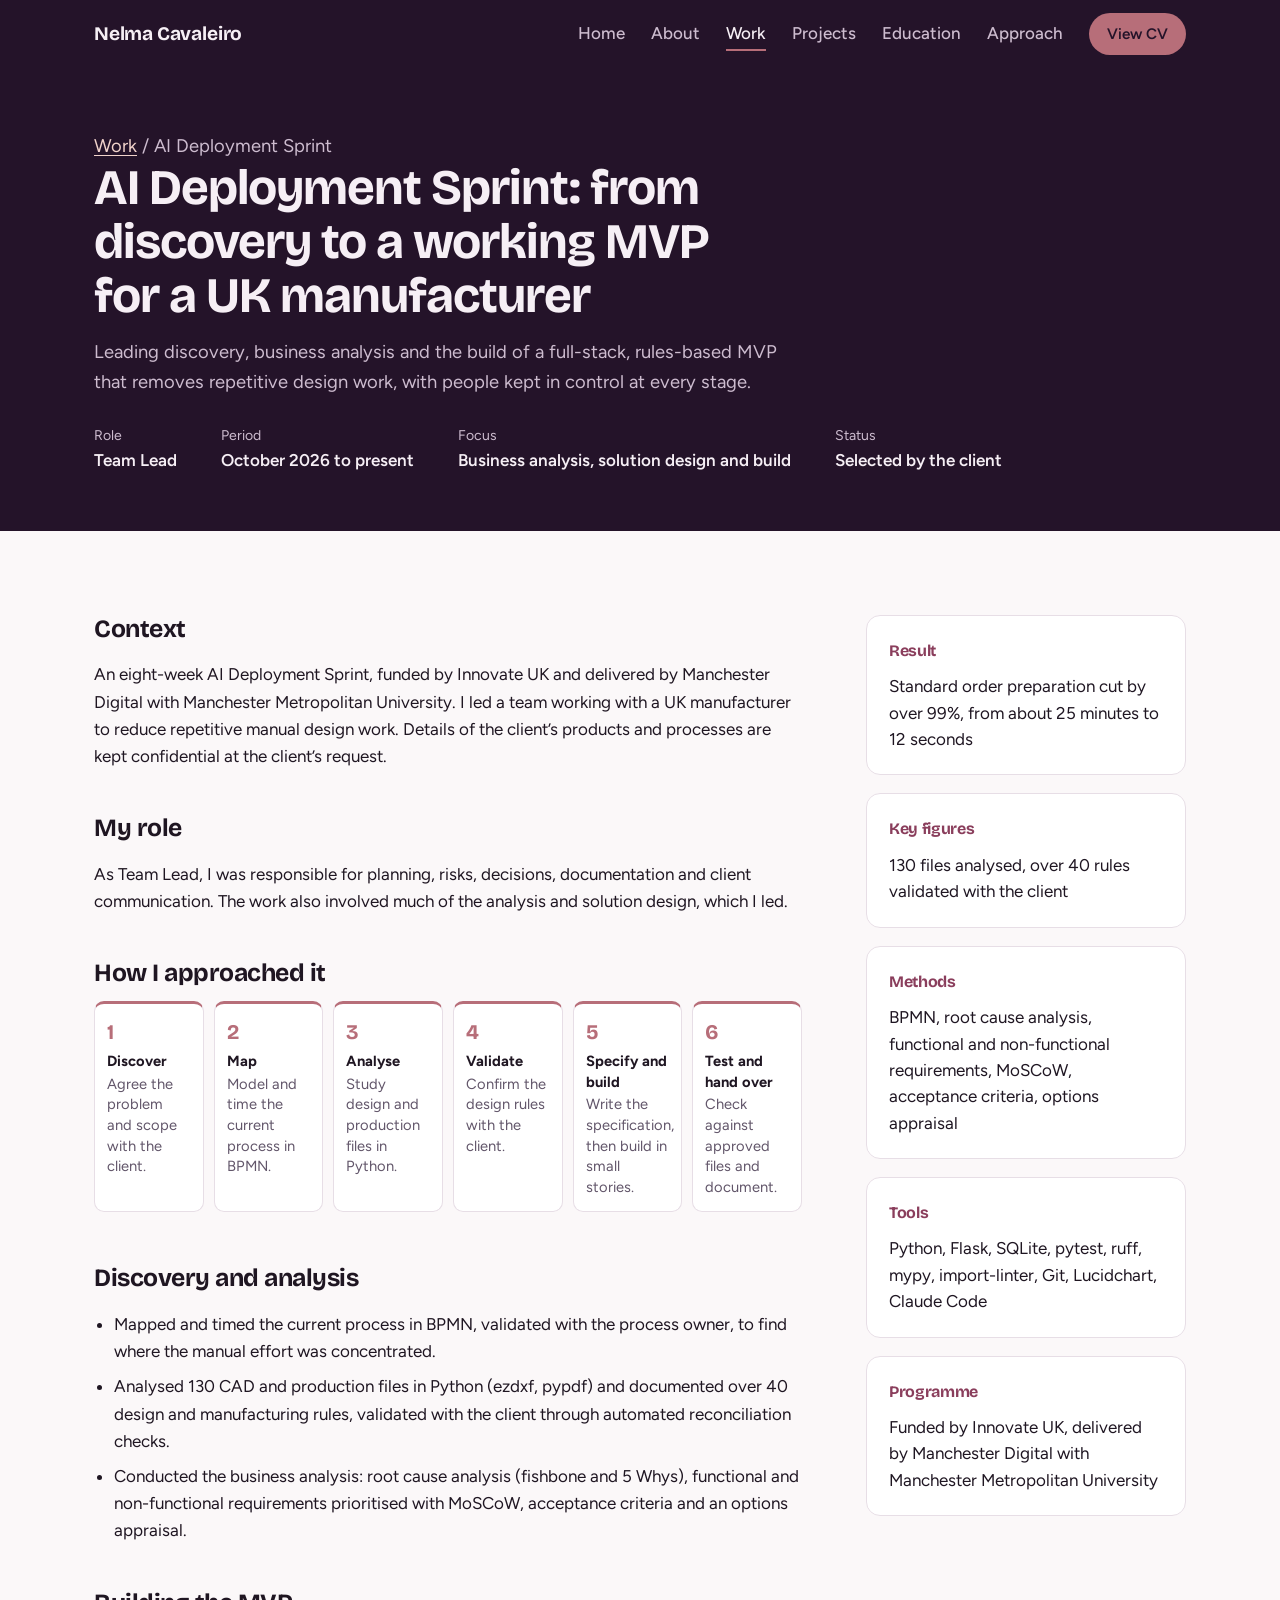
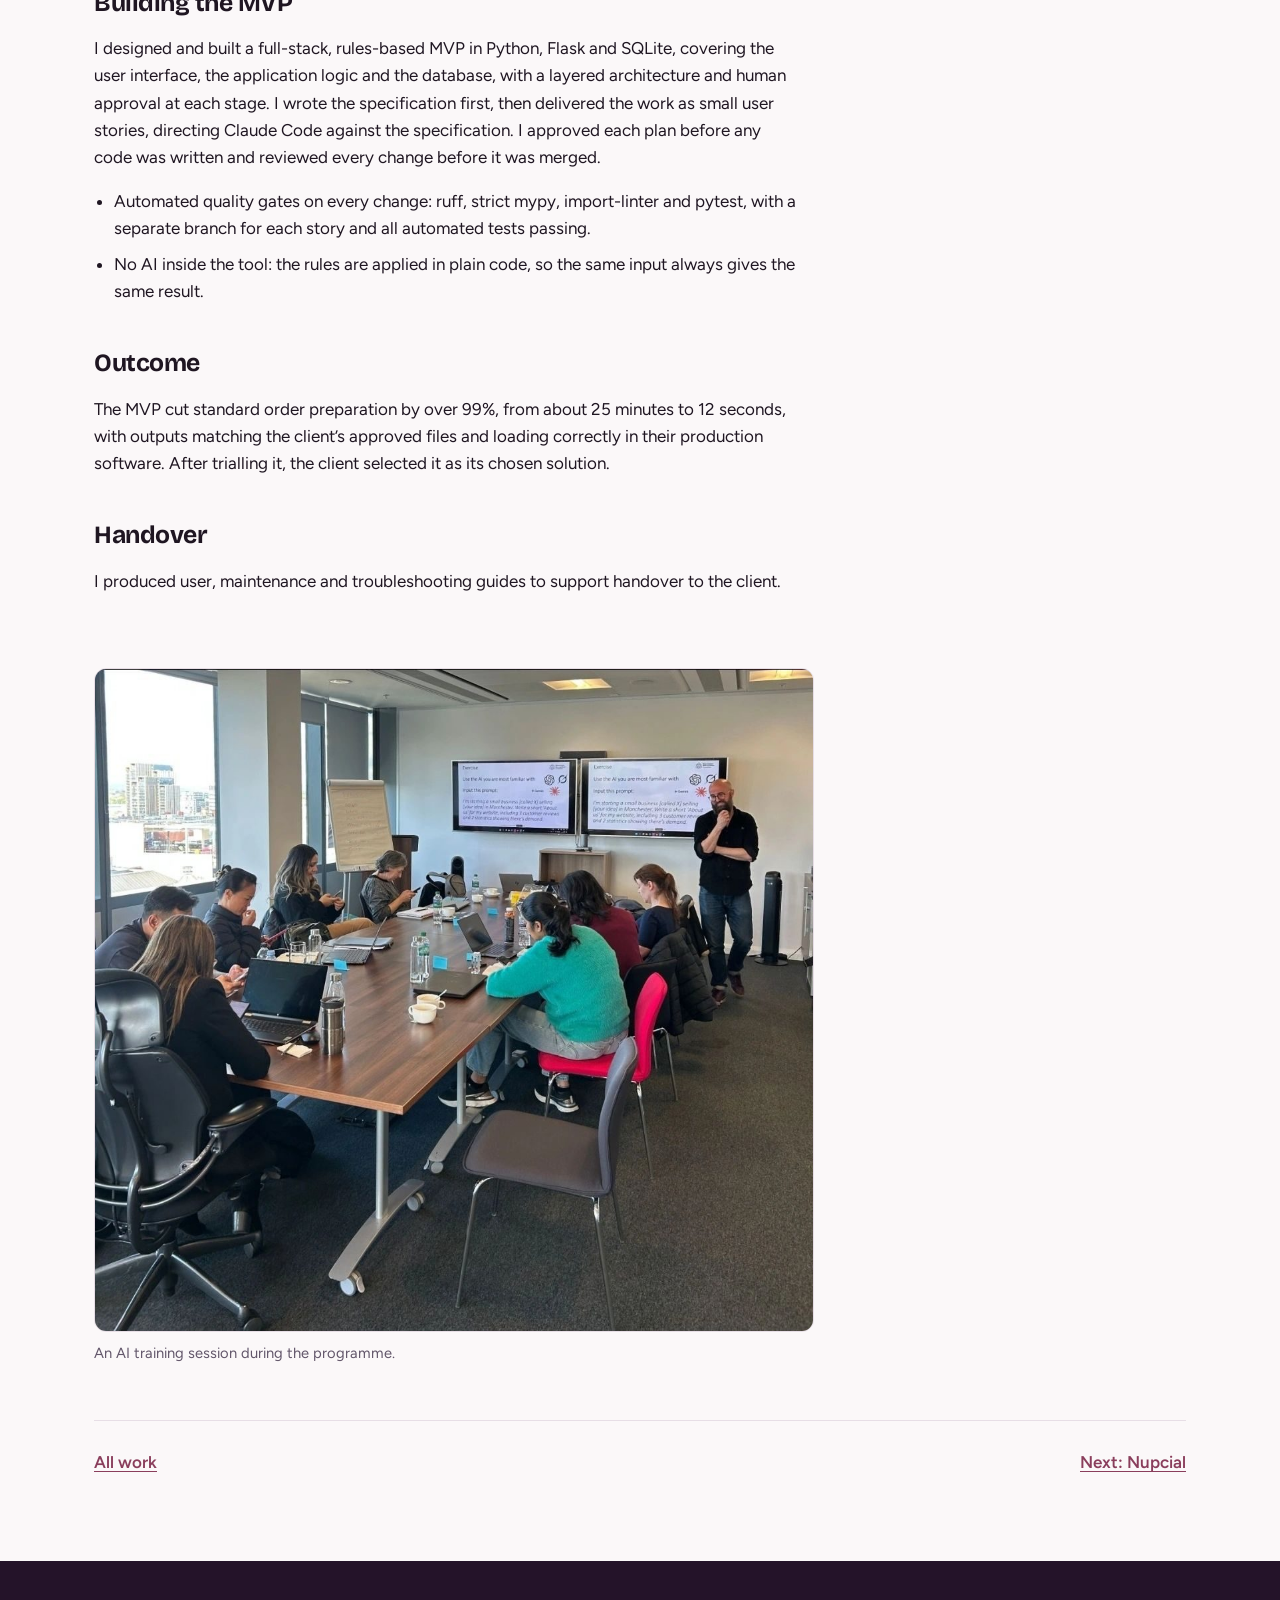
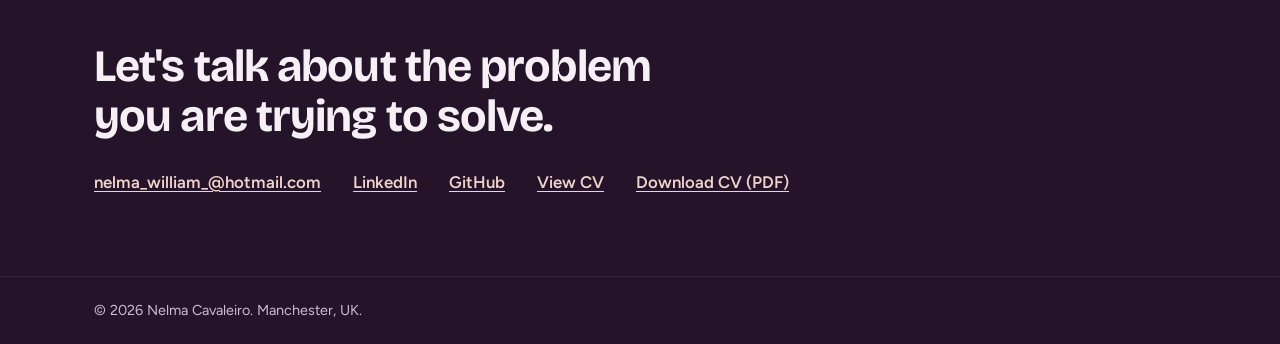
<file: case-ai-sprint.html>
<!DOCTYPE html>
<html lang="en-GB">
<head>
  <meta charset="utf-8">
  <meta name="viewport" content="width=device-width, initial-scale=1">
  <title>AI Deployment Sprint | Nelma Cavaleiro</title>
  <meta name="description" content="Case study: leading discovery, business analysis and the build of a full-stack, rules-based MVP for a UK manufacturer.">
  <meta property="og:title" content="AI Deployment Sprint | Nelma Cavaleiro">
  <meta property="og:description" content="Case study: leading discovery, business analysis and the build of a full-stack, rules-based MVP for a UK manufacturer.">
  <meta property="og:type" content="website">
  <link rel="icon" href="data:image/svg+xml,<svg xmlns='http://www.w3.org/2000/svg' viewBox='0 0 32 32'><rect width='32' height='32' rx='8' fill='%23241329'/><text x='16' y='21.5' font-family='Arial' font-size='14' font-weight='700' fill='%23F1D3CB' text-anchor='middle'>NC</text></svg>">
  <link rel="preconnect" href="https://fonts.googleapis.com">
  <link rel="preconnect" href="https://fonts.gstatic.com" crossorigin>
  <link href="https://fonts.googleapis.com/css2?family=Bricolage+Grotesque:opsz,wght@12..96,500;12..96,700&family=Figtree:wght@400;500;600;700&display=swap" rel="stylesheet">
  <link rel="stylesheet" href="assets/css/style.css">
</head>
<body>
  <a class="skip" href="#main">Skip to content</a>
  <header class="site-header">
    <div class="wrap header-inner">
      <a class="brand" href="index.html">Nelma Cavaleiro</a>
      <button class="nav-toggle" aria-expanded="false" aria-controls="site-nav">Menu</button>
      <nav aria-label="Main">
        <ul class="nav" id="site-nav">
        <li><a href="index.html">Home</a></li>
        <li><a href="about.html">About</a></li>
        <li><a href="work.html" aria-current="page">Work</a></li>
        <li><a href="projects.html">Projects</a></li>
        <li><a href="education.html">Education</a></li>
        <li><a href="approach.html">Approach</a></li>
        <li><a class="btn btn-rose btn-small" href="assets/Nelma_Cavaleiro_CV.pdf" target="_blank" rel="noopener">View CV</a></li>
        </ul>
      </nav>
    </div>
  </header>
  <main id="main">
    <section class="page-head">
      <div class="wrap">
        <p class="crumbs"><a href="work.html">Work</a> / AI Deployment Sprint</p>
        <h1>AI Deployment Sprint: from discovery to a working MVP for a UK manufacturer</h1>
        <p>Leading discovery, business analysis and the build of a full-stack, rules-based MVP that removes repetitive design work, with people kept in control at every stage.</p>
        <dl class="case-meta"><div><dt>Role</dt><dd>Team Lead</dd></div><div><dt>Period</dt><dd>October 2026 to present</dd></div><div><dt>Focus</dt><dd>Business analysis, solution design and build</dd></div><div><dt>Status</dt><dd>Selected by the client</dd></div></dl>
      </div>
    </section>
    <section class="section">
      <div class="wrap">
        <div class="prose-grid">
          <article class="prose">
            <h2>Context</h2>
            <p>An eight-week AI Deployment Sprint, funded by Innovate UK and delivered by Manchester Digital with Manchester Metropolitan University. I led a team working with a UK manufacturer to reduce repetitive manual design work. Details of the client’s products and processes are kept confidential at the client’s request.</p>
            <h2>My role</h2>
            <p>As Team Lead, I was responsible for planning, risks, decisions, documentation and client communication. The work also involved much of the analysis and solution design, which I led.</p>
            <h2>How I approached it</h2>
            <ol class="method">
              <li><b>Discover</b><span>Agree the problem and scope with the client.</span></li>
              <li><b>Map</b><span>Model and time the current process in BPMN.</span></li>
              <li><b>Analyse</b><span>Study design and production files in Python.</span></li>
              <li><b>Validate</b><span>Confirm the design rules with the client.</span></li>
              <li><b>Specify and build</b><span>Write the specification, then build in small stories.</span></li>
              <li><b>Test and hand over</b><span>Check against approved files and document.</span></li>
            </ol>
            <h2>Discovery and analysis</h2>
            <ul>
              <li>Mapped and timed the current process in BPMN, validated with the process owner, to find where the manual effort was concentrated.</li>
              <li>Analysed 130 CAD and production files in Python (ezdxf, pypdf) and documented over 40 design and manufacturing rules, validated with the client through automated reconciliation checks.</li>
              <li>Conducted the business analysis: root cause analysis (fishbone and 5 Whys), functional and non-functional requirements prioritised with MoSCoW, acceptance criteria and an options appraisal.</li>
            </ul>
            <h2>Building the MVP</h2>
            <p>I designed and built a full-stack, rules-based MVP in Python, Flask and SQLite, covering the user interface, the application logic and the database, with a layered architecture and human approval at each stage. I wrote the specification first, then delivered the work as small user stories, directing Claude Code against the specification. I approved each plan before any code was written and reviewed every change before it was merged.</p>
            <ul>
              <li>Automated quality gates on every change: ruff, strict mypy, import-linter and pytest, with a separate branch for each story and all automated tests passing.</li>
              <li>No AI inside the tool: the rules are applied in plain code, so the same input always gives the same result.</li>
            </ul>
            <h2>Outcome</h2>
            <p>The MVP cut standard order preparation by over 99%, from about 25 minutes to 12 seconds, with outputs matching the client’s approved files and loading correctly in their production software. After trialling it, the client selected it as its chosen solution.</p>
            <h2>Handover</h2>
            <p>I produced user, maintenance and troubleshooting guides to support handover to the client.</p>
          </article>
          <aside class="side">
            <div class="side-box"><h3>Result</h3><p>Standard order preparation cut by over 99%, from about 25 minutes to 12 seconds</p></div>
            <div class="side-box"><h3>Key figures</h3><p>130 files analysed, over 40 rules validated with the client</p></div>
            <div class="side-box"><h3>Methods</h3><p>BPMN, root cause analysis, functional and non-functional requirements, MoSCoW, acceptance criteria, options appraisal</p></div>
            <div class="side-box"><h3>Tools</h3><p>Python, Flask, SQLite, pytest, ruff, mypy, import-linter, Git, Lucidchart, Claude Code</p></div>
            <div class="side-box"><h3>Programme</h3><p>Funded by Innovate UK, delivered by Manchester Digital with Manchester Metropolitan University</p></div>
          </aside>
        </div>
        <section class="gallery-section" aria-label="Photo from the programme">
          <div class="photos"><figure class="shot shot-free narrow"><a href="assets/img/aims-training.jpg" target="_blank" rel="noopener"><img src="assets/img/aims-training.jpg" alt="AI training session during the AIMS programme" loading="lazy"></a><figcaption>An AI training session during the programme.</figcaption></figure></div>
        </section>
        <nav class="next" aria-label="More">
          <a href="work.html">All work</a>
          <a href="case-nupcial.html">Next: Nupcial</a>
        </nav>
      </div>
    </section>
  </main>
  <section class="contact" id="contact">
    <div class="wrap">
      <h2>Let's talk about the problem you are trying to solve.</h2>
      <ul class="contact-links">
        <li><a href="mailto:nelma_william_@hotmail.com">nelma_william_@hotmail.com</a></li>
        <li><a href="https://www.linkedin.com/in/nelma-cavaleiro" target="_blank" rel="noopener">LinkedIn</a></li>
        <li><a href="https://github.com/nelmacavaleiro" target="_blank" rel="noopener">GitHub</a></li>
        <li><a href="assets/Nelma_Cavaleiro_CV.pdf" target="_blank" rel="noopener">View CV</a></li>
        <li><a href="assets/Nelma_Cavaleiro_CV.pdf" download="Nelma_Cavaleiro_CV.pdf">Download CV (PDF)</a></li>
      </ul>
    </div>
  </section>
  <footer class="site-footer">
    <div class="wrap"><p>&copy; <span id="year">2026</span> Nelma Cavaleiro. Manchester, UK.</p></div>
  </footer>
  <script src="assets/js/main.js"></script>
</body>
</html>
</file>
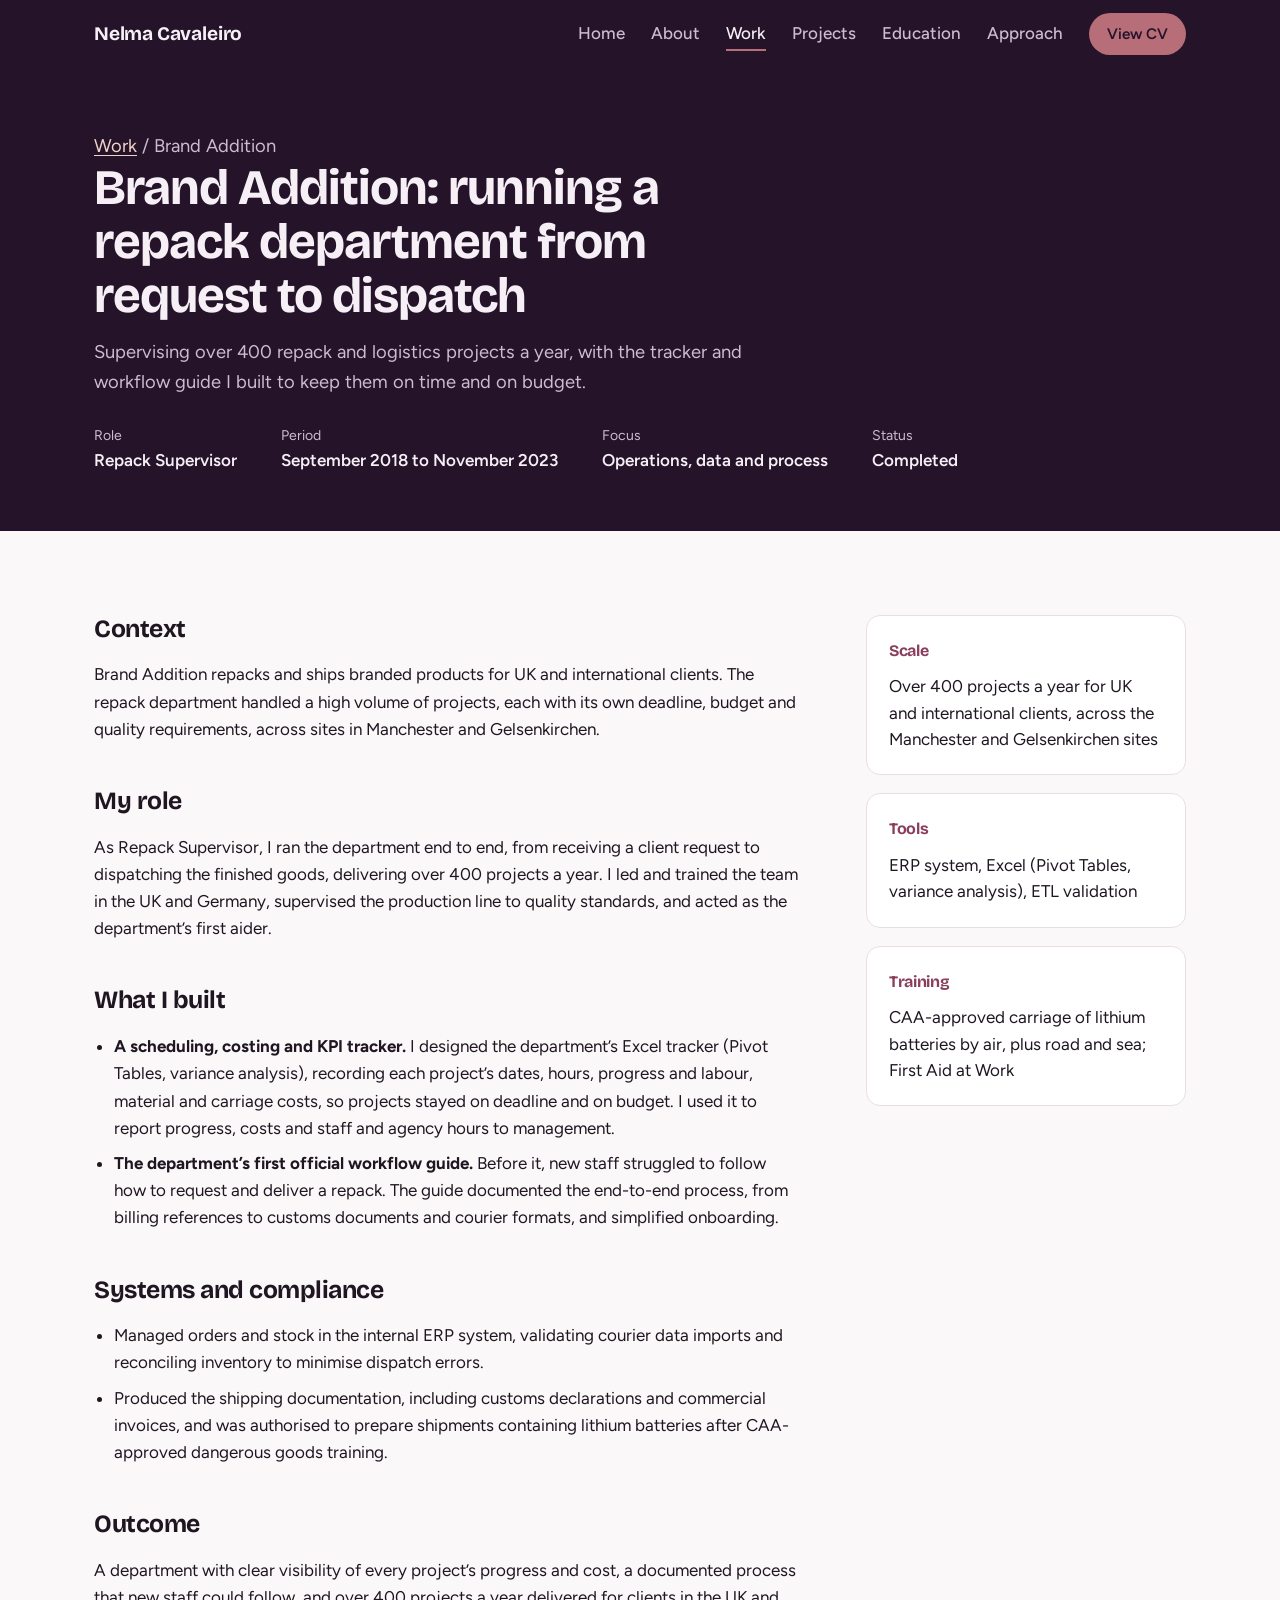
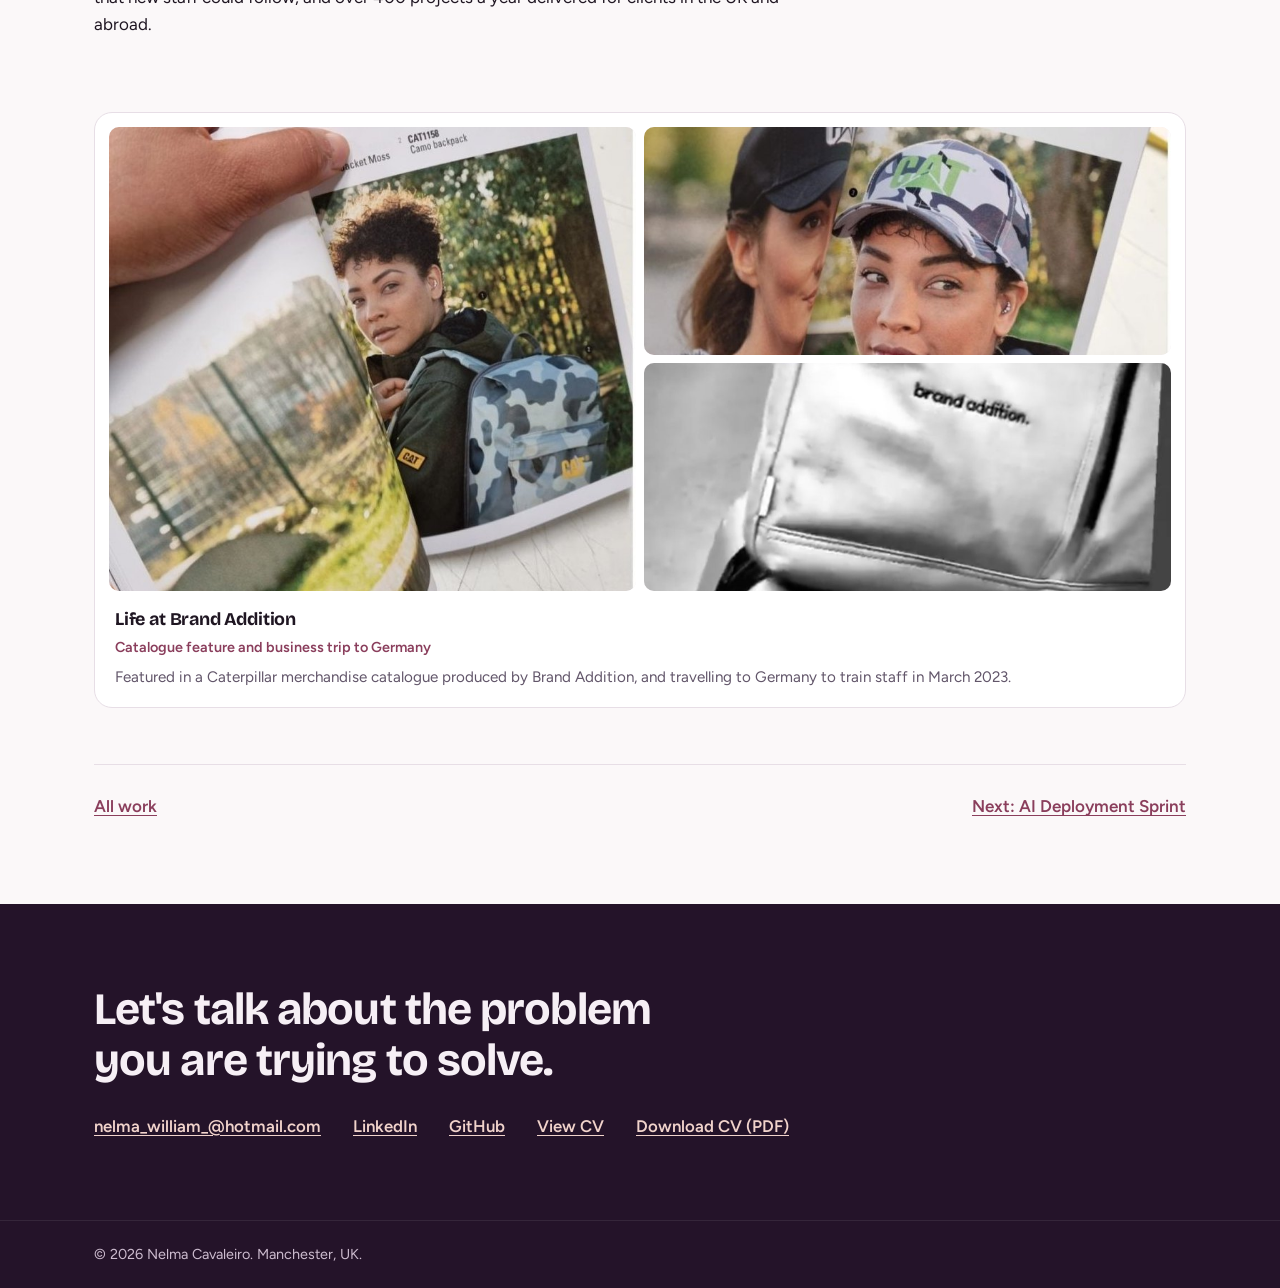
<file: case-brand-addition.html>
<!DOCTYPE html>
<html lang="en-GB">
<head>
  <meta charset="utf-8">
  <meta name="viewport" content="width=device-width, initial-scale=1">
  <title>Brand Addition | Nelma Cavaleiro</title>
  <meta name="description" content="Case study: supervising a repack department from request to dispatch at Brand Addition.">
  <meta property="og:title" content="Brand Addition | Nelma Cavaleiro">
  <meta property="og:description" content="Case study: supervising a repack department from request to dispatch at Brand Addition.">
  <meta property="og:type" content="website">
  <link rel="icon" href="data:image/svg+xml,<svg xmlns='http://www.w3.org/2000/svg' viewBox='0 0 32 32'><rect width='32' height='32' rx='8' fill='%23241329'/><text x='16' y='21.5' font-family='Arial' font-size='14' font-weight='700' fill='%23F1D3CB' text-anchor='middle'>NC</text></svg>">
  <link rel="preconnect" href="https://fonts.googleapis.com">
  <link rel="preconnect" href="https://fonts.gstatic.com" crossorigin>
  <link href="https://fonts.googleapis.com/css2?family=Bricolage+Grotesque:opsz,wght@12..96,500;12..96,700&family=Figtree:wght@400;500;600;700&display=swap" rel="stylesheet">
  <link rel="stylesheet" href="assets/css/style.css">
</head>
<body>
  <a class="skip" href="#main">Skip to content</a>
  <header class="site-header">
    <div class="wrap header-inner">
      <a class="brand" href="index.html">Nelma Cavaleiro</a>
      <button class="nav-toggle" aria-expanded="false" aria-controls="site-nav">Menu</button>
      <nav aria-label="Main">
        <ul class="nav" id="site-nav">
        <li><a href="index.html">Home</a></li>
        <li><a href="about.html">About</a></li>
        <li><a href="work.html" aria-current="page">Work</a></li>
        <li><a href="projects.html">Projects</a></li>
        <li><a href="education.html">Education</a></li>
        <li><a href="approach.html">Approach</a></li>
        <li><a class="btn btn-rose btn-small" href="assets/Nelma_Cavaleiro_CV.pdf" target="_blank" rel="noopener">View CV</a></li>
        </ul>
      </nav>
    </div>
  </header>
  <main id="main">
    <section class="page-head">
      <div class="wrap">
        <p class="crumbs"><a href="work.html">Work</a> / Brand Addition</p>
        <h1>Brand Addition: running a repack department from request to dispatch</h1>
        <p>Supervising over 400 repack and logistics projects a year, with the tracker and workflow guide I built to keep them on time and on budget.</p>
        <dl class="case-meta"><div><dt>Role</dt><dd>Repack Supervisor</dd></div><div><dt>Period</dt><dd>September 2018 to November 2023</dd></div><div><dt>Focus</dt><dd>Operations, data and process</dd></div><div><dt>Status</dt><dd>Completed</dd></div></dl>
      </div>
    </section>
    <section class="section">
      <div class="wrap">
        <div class="prose-grid">
          <article class="prose">
            <h2>Context</h2>
            <p>Brand Addition repacks and ships branded products for UK and international clients. The repack department handled a high volume of projects, each with its own deadline, budget and quality requirements, across sites in Manchester and Gelsenkirchen.</p>
            <h2>My role</h2>
            <p>As Repack Supervisor, I ran the department end to end, from receiving a client request to dispatching the finished goods, delivering over 400 projects a year. I led and trained the team in the UK and Germany, supervised the production line to quality standards, and acted as the department’s first aider.</p>
            <h2>What I built</h2>
            <ul>
              <li><strong>A scheduling, costing and KPI tracker.</strong> I designed the department’s Excel tracker (Pivot Tables, variance analysis), recording each project’s dates, hours, progress and labour, material and carriage costs, so projects stayed on deadline and on budget. I used it to report progress, costs and staff and agency hours to management.</li>
              <li><strong>The department’s first official workflow guide.</strong> Before it, new staff struggled to follow how to request and deliver a repack. The guide documented the end-to-end process, from billing references to customs documents and courier formats, and simplified onboarding.</li>
            </ul>
            <h2>Systems and compliance</h2>
            <ul>
              <li>Managed orders and stock in the internal ERP system, validating courier data imports and reconciling inventory to minimise dispatch errors.</li>
              <li>Produced the shipping documentation, including customs declarations and commercial invoices, and was authorised to prepare shipments containing lithium batteries after CAA-approved dangerous goods training.</li>
            </ul>
            <h2>Outcome</h2>
            <p>A department with clear visibility of every project’s progress and cost, a documented process that new staff could follow, and over 400 projects a year delivered for clients in the UK and abroad.</p>
          </article>
          <aside class="side">
            <div class="side-box"><h3>Scale</h3><p>Over 400 projects a year for UK and international clients, across the Manchester and Gelsenkirchen sites</p></div>
            <div class="side-box"><h3>Tools</h3><p>ERP system, Excel (Pivot Tables, variance analysis), ETL validation</p></div>
            <div class="side-box"><h3>Training</h3><p>CAA-approved carriage of lithium batteries by air, plus road and sea; First Aid at Work</p></div>
          </aside>
        </div>
        <section class="collage-block" aria-label="Photos from Brand Addition">
          <div class="collage-grid">
          <figure class="collage t3 wide">
          <div class="tiles">
            <a href="assets/img/cases/brand-cat-1.jpg" target="_blank" rel="noopener"><img src="assets/img/cases/brand-cat-1.jpg" alt="Nelma featured in a Caterpillar merchandise catalogue produced by Brand Addition" loading="lazy" style="object-position:62% 40%"></a>
            <a href="assets/img/cases/brand-cat-2.jpg" target="_blank" rel="noopener"><img src="assets/img/cases/brand-cat-2.jpg" alt="Nelma in a Caterpillar cap and jacket in the same catalogue" loading="lazy" style="object-position:70% 45%"></a>
            <a href="assets/img/cases/brand-dusseldorf.jpg" target="_blank" rel="noopener"><img src="assets/img/cases/brand-dusseldorf.jpg" alt="Brand Addition backpack on arrival in Düsseldorf for a business trip" loading="lazy" style="object-position:50% 45%"></a>
          </div>
          <figcaption><p class="c-title">Life at Brand Addition</p><p class="c-meta">Catalogue feature and business trip to Germany</p><p class="c-note">Featured in a Caterpillar merchandise catalogue produced by Brand Addition, and travelling to Germany to train staff in March 2023.</p></figcaption>
        </figure>
          </div>
        </section>
        <nav class="next" aria-label="More">
          <a href="work.html">All work</a>
          <a href="case-ai-sprint.html">Next: AI Deployment Sprint</a>
        </nav>
      </div>
    </section>
  </main>
  <section class="contact" id="contact">
    <div class="wrap">
      <h2>Let's talk about the problem you are trying to solve.</h2>
      <ul class="contact-links">
        <li><a href="mailto:nelma_william_@hotmail.com">nelma_william_@hotmail.com</a></li>
        <li><a href="https://www.linkedin.com/in/nelma-cavaleiro" target="_blank" rel="noopener">LinkedIn</a></li>
        <li><a href="https://github.com/nelmacavaleiro" target="_blank" rel="noopener">GitHub</a></li>
        <li><a href="assets/Nelma_Cavaleiro_CV.pdf" target="_blank" rel="noopener">View CV</a></li>
        <li><a href="assets/Nelma_Cavaleiro_CV.pdf" download="Nelma_Cavaleiro_CV.pdf">Download CV (PDF)</a></li>
      </ul>
    </div>
  </section>
  <footer class="site-footer">
    <div class="wrap"><p>&copy; <span id="year">2026</span> Nelma Cavaleiro. Manchester, UK.</p></div>
  </footer>
  <script src="assets/js/main.js"></script>
</body>
</html>
</file>
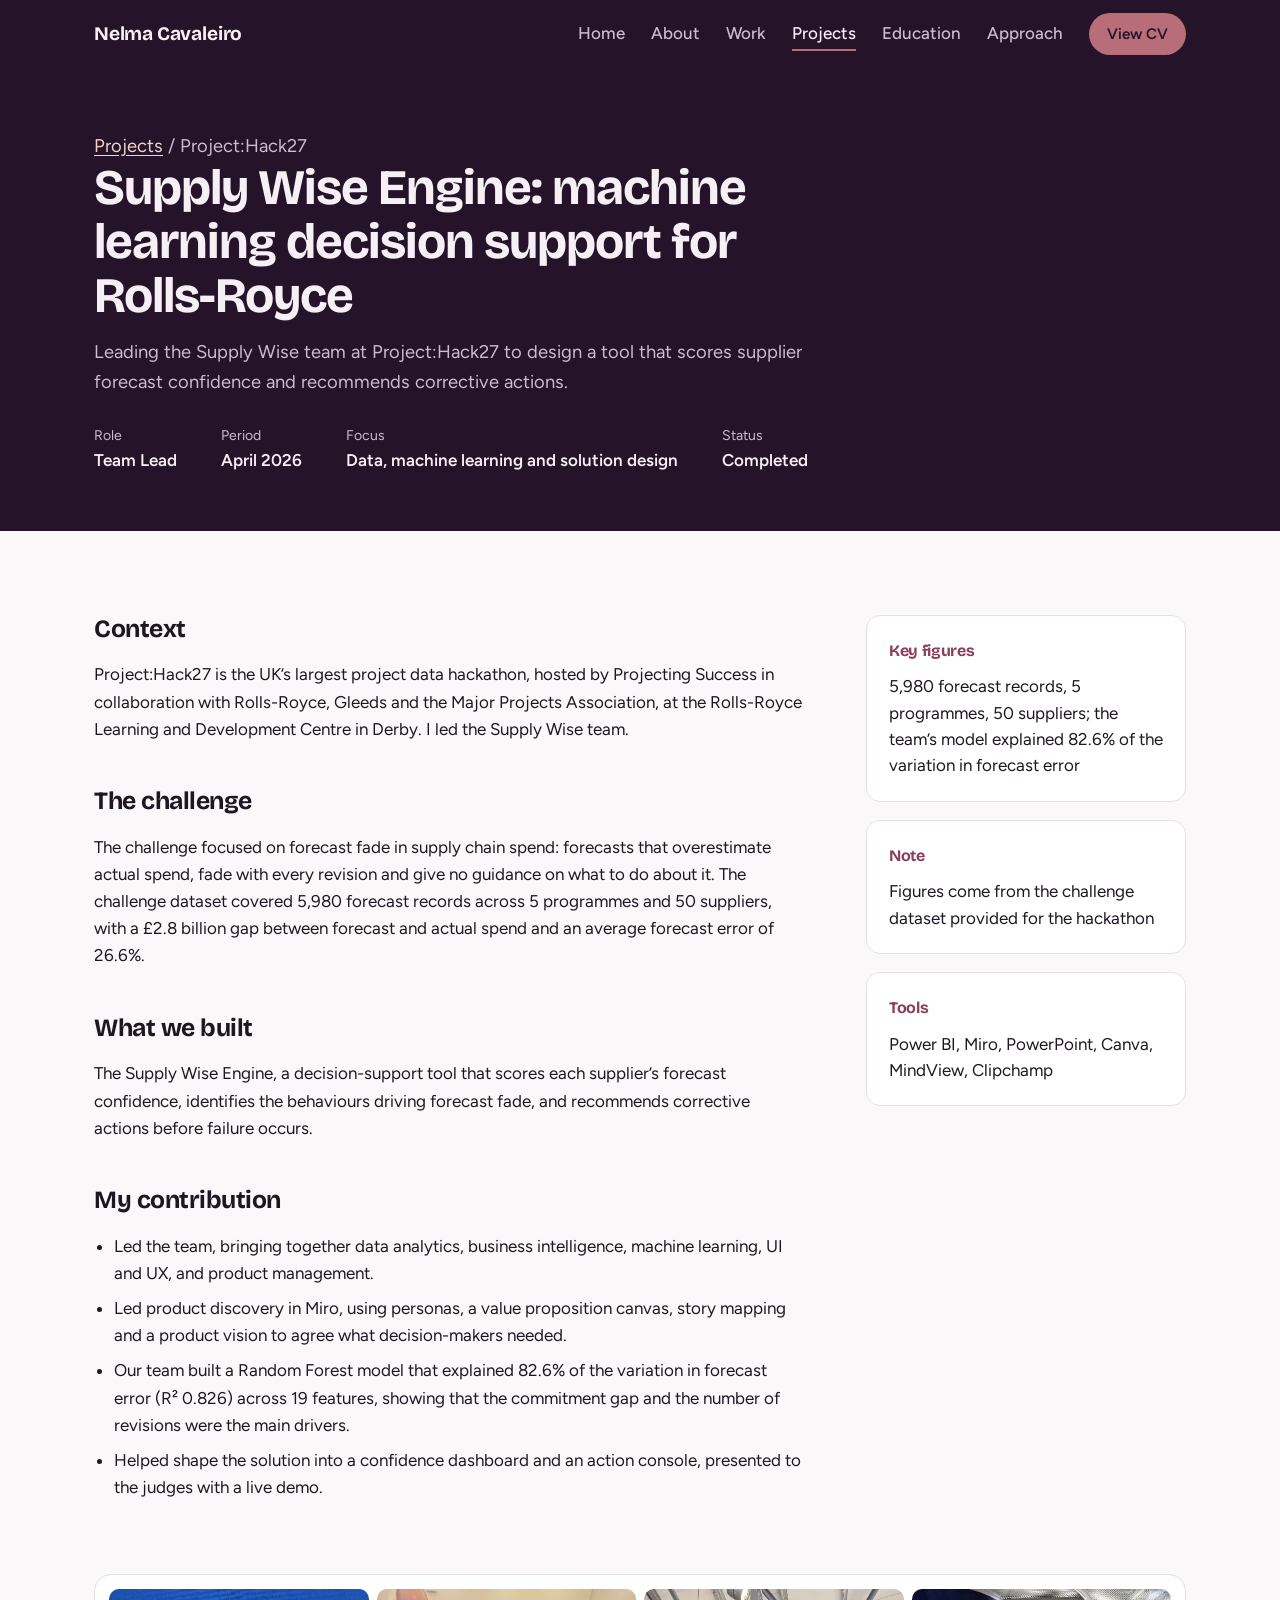
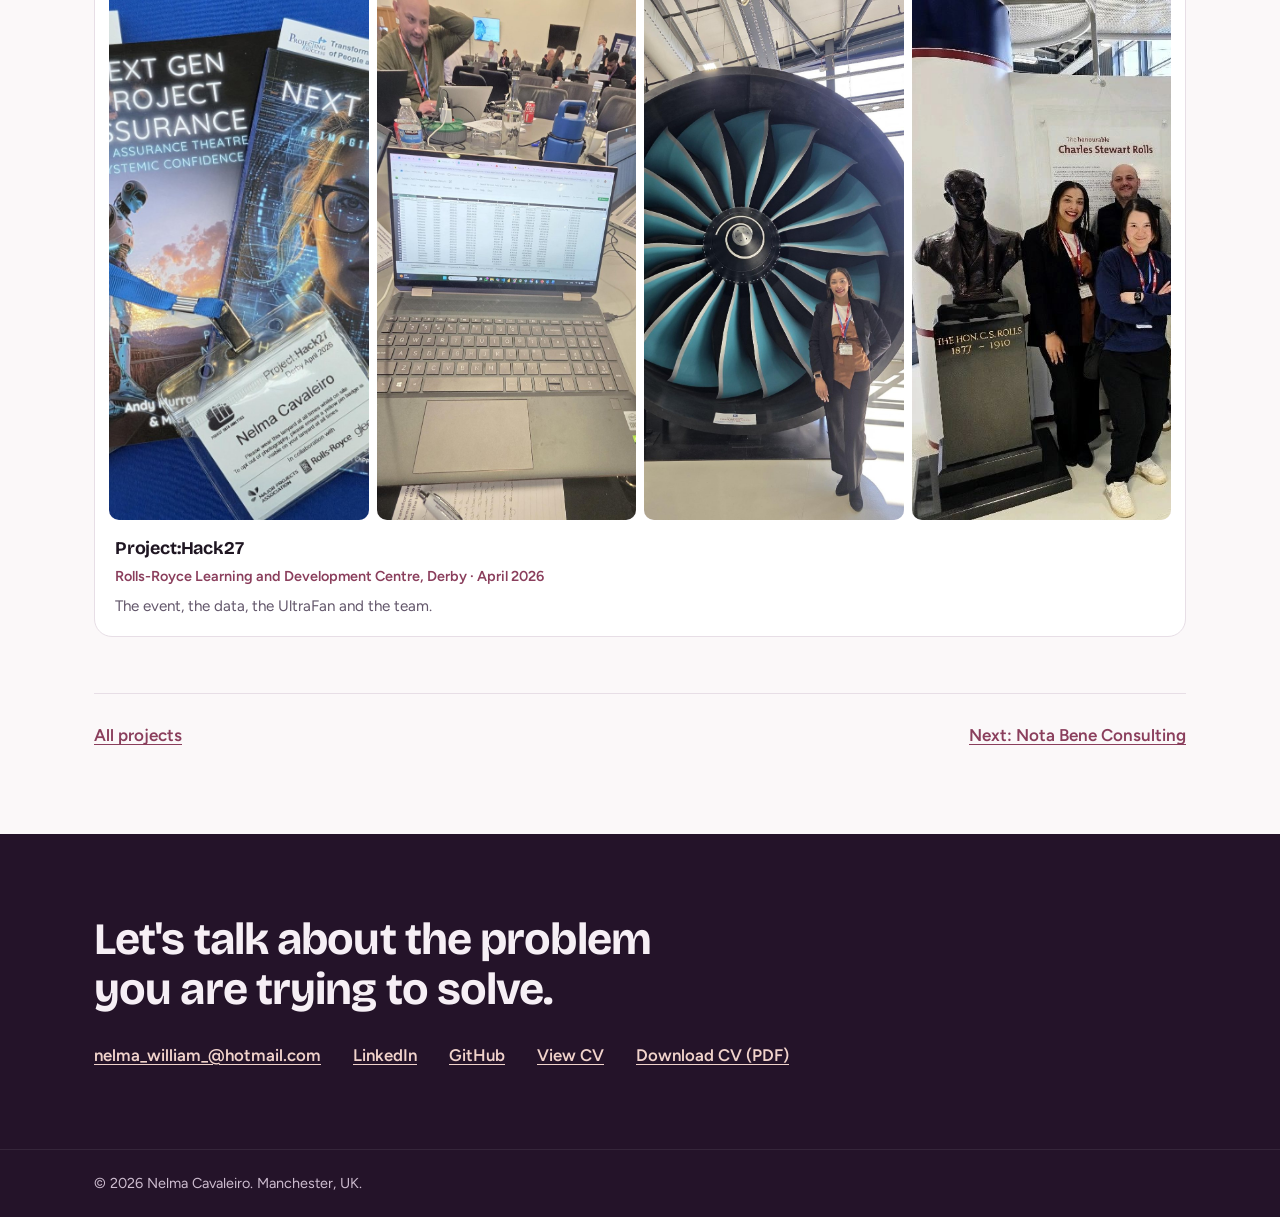
<file: case-hack27.html>
<!DOCTYPE html>
<html lang="en-GB">
<head>
  <meta charset="utf-8">
  <meta name="viewport" content="width=device-width, initial-scale=1">
  <title>Project:Hack27 | Nelma Cavaleiro</title>
  <meta name="description" content="Project: leading the Supply Wise team at Project:Hack27 with Rolls-Royce.">
  <meta property="og:title" content="Project:Hack27 | Nelma Cavaleiro">
  <meta property="og:description" content="Project: leading the Supply Wise team at Project:Hack27 with Rolls-Royce.">
  <meta property="og:type" content="website">
  <link rel="icon" href="data:image/svg+xml,<svg xmlns='http://www.w3.org/2000/svg' viewBox='0 0 32 32'><rect width='32' height='32' rx='8' fill='%23241329'/><text x='16' y='21.5' font-family='Arial' font-size='14' font-weight='700' fill='%23F1D3CB' text-anchor='middle'>NC</text></svg>">
  <link rel="preconnect" href="https://fonts.googleapis.com">
  <link rel="preconnect" href="https://fonts.gstatic.com" crossorigin>
  <link href="https://fonts.googleapis.com/css2?family=Bricolage+Grotesque:opsz,wght@12..96,500;12..96,700&family=Figtree:wght@400;500;600;700&display=swap" rel="stylesheet">
  <link rel="stylesheet" href="assets/css/style.css">
</head>
<body>
  <a class="skip" href="#main">Skip to content</a>
  <header class="site-header">
    <div class="wrap header-inner">
      <a class="brand" href="index.html">Nelma Cavaleiro</a>
      <button class="nav-toggle" aria-expanded="false" aria-controls="site-nav">Menu</button>
      <nav aria-label="Main">
        <ul class="nav" id="site-nav">
        <li><a href="index.html">Home</a></li>
        <li><a href="about.html">About</a></li>
        <li><a href="work.html">Work</a></li>
        <li><a href="projects.html" aria-current="page">Projects</a></li>
        <li><a href="education.html">Education</a></li>
        <li><a href="approach.html">Approach</a></li>
        <li><a class="btn btn-rose btn-small" href="assets/Nelma_Cavaleiro_CV.pdf" target="_blank" rel="noopener">View CV</a></li>
        </ul>
      </nav>
    </div>
  </header>
  <main id="main">
    <section class="page-head">
      <div class="wrap">
        <p class="crumbs"><a href="projects.html">Projects</a> / Project:Hack27</p>
        <h1>Supply Wise Engine: machine learning decision support for Rolls-Royce</h1>
        <p>Leading the Supply Wise team at Project:Hack27 to design a tool that scores supplier forecast confidence and recommends corrective actions.</p>
        <dl class="case-meta"><div><dt>Role</dt><dd>Team Lead</dd></div><div><dt>Period</dt><dd>April 2026</dd></div><div><dt>Focus</dt><dd>Data, machine learning and solution design</dd></div><div><dt>Status</dt><dd>Completed</dd></div></dl>
      </div>
    </section>
    <section class="section">
      <div class="wrap">
        <div class="prose-grid">
          <article class="prose">
            <h2>Context</h2>
            <p>Project:Hack27 is the UK’s largest project data hackathon, hosted by Projecting Success in collaboration with Rolls-Royce, Gleeds and the Major Projects Association, at the Rolls-Royce Learning and Development Centre in Derby. I led the Supply Wise team.</p>
            <h2>The challenge</h2>
            <p>The challenge focused on forecast fade in supply chain spend: forecasts that overestimate actual spend, fade with every revision and give no guidance on what to do about it. The challenge dataset covered 5,980 forecast records across 5 programmes and 50 suppliers, with a £2.8 billion gap between forecast and actual spend and an average forecast error of 26.6%.</p>
            <h2>What we built</h2>
            <p>The Supply Wise Engine, a decision-support tool that scores each supplier’s forecast confidence, identifies the behaviours driving forecast fade, and recommends corrective actions before failure occurs.</p>
            <h2>My contribution</h2>
            <ul>
              <li>Led the team, bringing together data analytics, business intelligence, machine learning, UI and UX, and product management.</li>
              <li>Led product discovery in Miro, using personas, a value proposition canvas, story mapping and a product vision to agree what decision-makers needed.</li>
              <li>Our team built a Random Forest model that explained 82.6% of the variation in forecast error (R² 0.826) across 19 features, showing that the commitment gap and the number of revisions were the main drivers.</li>
              <li>Helped shape the solution into a confidence dashboard and an action console, presented to the judges with a live demo.</li>
            </ul>
          </article>
          <aside class="side">
            <div class="side-box"><h3>Key figures</h3><p>5,980 forecast records, 5 programmes, 50 suppliers; the team’s model explained 82.6% of the variation in forecast error</p></div>
            <div class="side-box"><h3>Note</h3><p>Figures come from the challenge dataset provided for the hackathon</p></div>
            <div class="side-box"><h3>Tools</h3><p>Power BI, Miro, PowerPoint, Canva, MindView, Clipchamp</p></div>
          </aside>
        </div>
        <section class="collage-block" aria-label="Photos from Project:Hack27">
          <div class="collage-grid">
          <figure class="collage t4row wide">
          <div class="tiles">
            <a href="assets/img/cases/hack-badge.jpg" target="_blank" rel="noopener"><img src="assets/img/cases/hack-badge.jpg" alt="Project:Hack27 badge and event books" loading="lazy" style="object-position:70% 60%"></a>
            <a href="assets/img/cases/hack-data.jpg" target="_blank" rel="noopener"><img src="assets/img/cases/hack-data.jpg" alt="Laptop showing the challenge dataset" loading="lazy" style="object-position:50% 60%"></a>
            <a href="assets/img/cases/hack-ultrafan.jpg" target="_blank" rel="noopener"><img src="assets/img/cases/hack-ultrafan.jpg" alt="Nelma beside the Rolls-Royce UltraFan engine" loading="lazy" style="object-position:75% 50%"></a>
            <a href="assets/img/cases/hack-team.jpg" target="_blank" rel="noopener"><img src="assets/img/cases/hack-team.jpg" alt="The Supply Wise team at Rolls-Royce" loading="lazy" style="object-position:12% 50%"></a>
          </div>
          <figcaption><p class="c-title">Project:Hack27</p><p class="c-meta">Rolls-Royce Learning and Development Centre, Derby · April 2026</p><p class="c-note">The event, the data, the UltraFan and the team.</p></figcaption>
        </figure>
          </div>
        </section>
        <nav class="next" aria-label="More">
          <a href="projects.html">All projects</a>
          <a href="case-notabene.html">Next: Nota Bene Consulting</a>
        </nav>
      </div>
    </section>
  </main>
  <section class="contact" id="contact">
    <div class="wrap">
      <h2>Let's talk about the problem you are trying to solve.</h2>
      <ul class="contact-links">
        <li><a href="mailto:nelma_william_@hotmail.com">nelma_william_@hotmail.com</a></li>
        <li><a href="https://www.linkedin.com/in/nelma-cavaleiro" target="_blank" rel="noopener">LinkedIn</a></li>
        <li><a href="https://github.com/nelmacavaleiro" target="_blank" rel="noopener">GitHub</a></li>
        <li><a href="assets/Nelma_Cavaleiro_CV.pdf" target="_blank" rel="noopener">View CV</a></li>
        <li><a href="assets/Nelma_Cavaleiro_CV.pdf" download="Nelma_Cavaleiro_CV.pdf">Download CV (PDF)</a></li>
      </ul>
    </div>
  </section>
  <footer class="site-footer">
    <div class="wrap"><p>&copy; <span id="year">2026</span> Nelma Cavaleiro. Manchester, UK.</p></div>
  </footer>
  <script src="assets/js/main.js"></script>
</body>
</html>
</file>
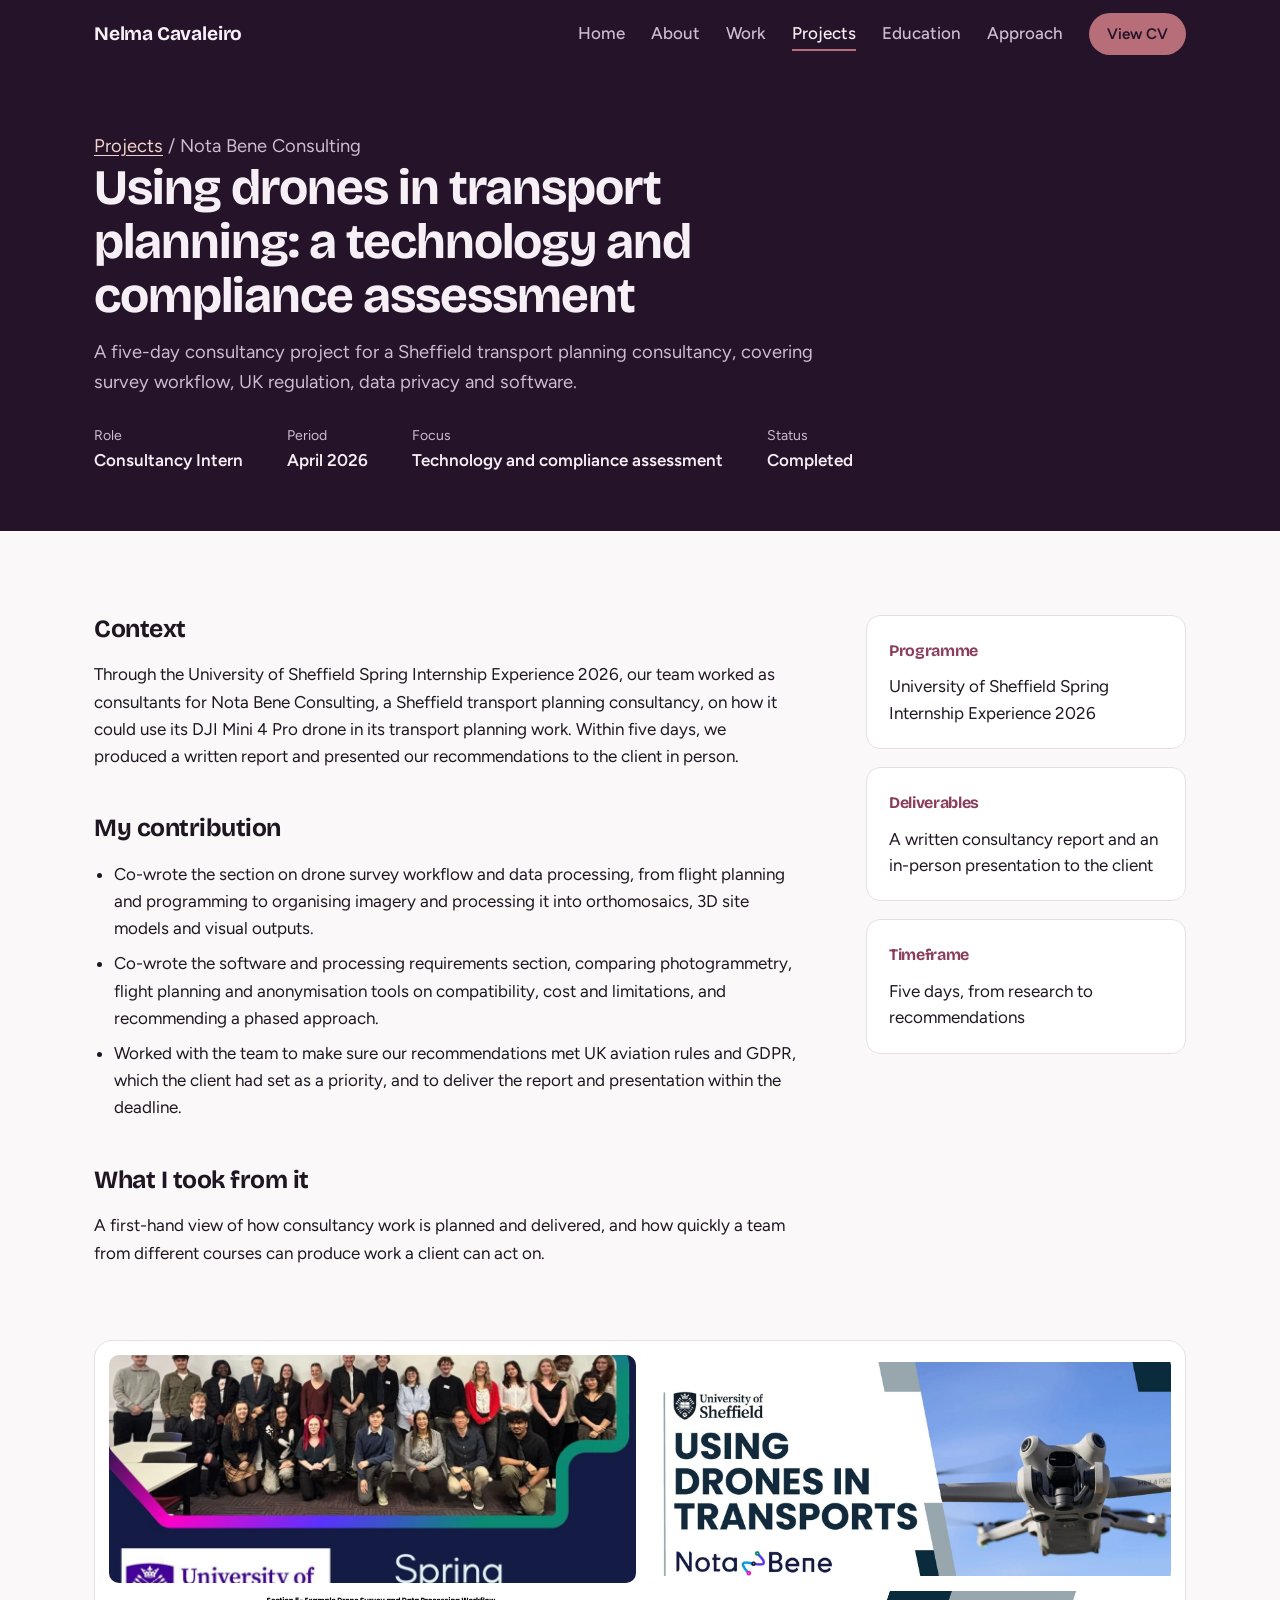
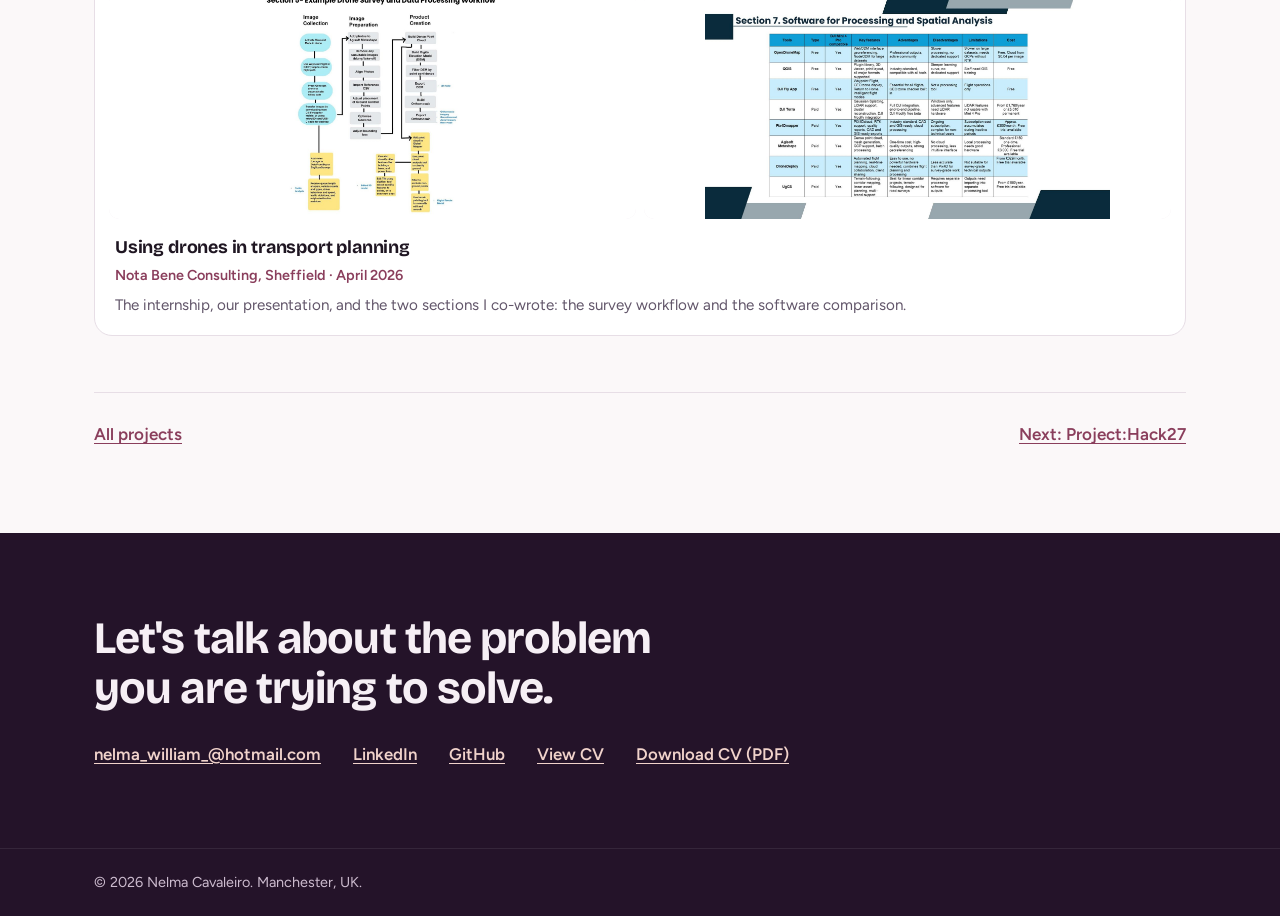
<file: case-notabene.html>
<!DOCTYPE html>
<html lang="en-GB">
<head>
  <meta charset="utf-8">
  <meta name="viewport" content="width=device-width, initial-scale=1">
  <title>Nota Bene Consulting | Nelma Cavaleiro</title>
  <meta name="description" content="Project: a five-day technology and compliance assessment for Nota Bene Consulting on using drones in transport planning.">
  <meta property="og:title" content="Nota Bene Consulting | Nelma Cavaleiro">
  <meta property="og:description" content="Project: a five-day technology and compliance assessment for Nota Bene Consulting on using drones in transport planning.">
  <meta property="og:type" content="website">
  <link rel="icon" href="data:image/svg+xml,<svg xmlns='http://www.w3.org/2000/svg' viewBox='0 0 32 32'><rect width='32' height='32' rx='8' fill='%23241329'/><text x='16' y='21.5' font-family='Arial' font-size='14' font-weight='700' fill='%23F1D3CB' text-anchor='middle'>NC</text></svg>">
  <link rel="preconnect" href="https://fonts.googleapis.com">
  <link rel="preconnect" href="https://fonts.gstatic.com" crossorigin>
  <link href="https://fonts.googleapis.com/css2?family=Bricolage+Grotesque:opsz,wght@12..96,500;12..96,700&family=Figtree:wght@400;500;600;700&display=swap" rel="stylesheet">
  <link rel="stylesheet" href="assets/css/style.css">
</head>
<body>
  <a class="skip" href="#main">Skip to content</a>
  <header class="site-header">
    <div class="wrap header-inner">
      <a class="brand" href="index.html">Nelma Cavaleiro</a>
      <button class="nav-toggle" aria-expanded="false" aria-controls="site-nav">Menu</button>
      <nav aria-label="Main">
        <ul class="nav" id="site-nav">
        <li><a href="index.html">Home</a></li>
        <li><a href="about.html">About</a></li>
        <li><a href="work.html">Work</a></li>
        <li><a href="projects.html" aria-current="page">Projects</a></li>
        <li><a href="education.html">Education</a></li>
        <li><a href="approach.html">Approach</a></li>
        <li><a class="btn btn-rose btn-small" href="assets/Nelma_Cavaleiro_CV.pdf" target="_blank" rel="noopener">View CV</a></li>
        </ul>
      </nav>
    </div>
  </header>
  <main id="main">
    <section class="page-head">
      <div class="wrap">
        <p class="crumbs"><a href="projects.html">Projects</a> / Nota Bene Consulting</p>
        <h1>Using drones in transport planning: a technology and compliance assessment</h1>
        <p>A five-day consultancy project for a Sheffield transport planning consultancy, covering survey workflow, UK regulation, data privacy and software.</p>
        <dl class="case-meta"><div><dt>Role</dt><dd>Consultancy Intern</dd></div><div><dt>Period</dt><dd>April 2026</dd></div><div><dt>Focus</dt><dd>Technology and compliance assessment</dd></div><div><dt>Status</dt><dd>Completed</dd></div></dl>
      </div>
    </section>
    <section class="section">
      <div class="wrap">
        <div class="prose-grid">
          <article class="prose">
            <h2>Context</h2>
            <p>Through the University of Sheffield Spring Internship Experience 2026, our team worked as consultants for Nota Bene Consulting, a Sheffield transport planning consultancy, on how it could use its DJI Mini 4 Pro drone in its transport planning work. Within five days, we produced a written report and presented our recommendations to the client in person.</p>
            <h2>My contribution</h2>
            <ul>
              <li>Co-wrote the section on drone survey workflow and data processing, from flight planning and programming to organising imagery and processing it into orthomosaics, 3D site models and visual outputs.</li>
              <li>Co-wrote the software and processing requirements section, comparing photogrammetry, flight planning and anonymisation tools on compatibility, cost and limitations, and recommending a phased approach.</li>
              <li>Worked with the team to make sure our recommendations met UK aviation rules and GDPR, which the client had set as a priority, and to deliver the report and presentation within the deadline.</li>
            </ul>
            <h2>What I took from it</h2>
            <p>A first-hand view of how consultancy work is planned and delivered, and how quickly a team from different courses can produce work a client can act on.</p>
          </article>
          <aside class="side">
            <div class="side-box"><h3>Programme</h3><p>University of Sheffield Spring Internship Experience 2026</p></div>
            <div class="side-box"><h3>Deliverables</h3><p>A written consultancy report and an in-person presentation to the client</p></div>
            <div class="side-box"><h3>Timeframe</h3><p>Five days, from research to recommendations</p></div>
          </aside>
        </div>
        <section class="collage-block" aria-label="Images from the project">
          <div class="collage-grid">
          <figure class="collage t4 wide">
          <div class="tiles">
            <a href="assets/img/cases/nb-internship.jpg" target="_blank" rel="noopener"><img src="assets/img/cases/nb-internship.jpg" alt="Spring Internship Experience group with Nota Bene Consulting" loading="lazy"></a>
            <a href="assets/img/cases/nb-cover.jpg" target="_blank" rel="noopener"><img class="contain" src="assets/img/cases/nb-cover.jpg" alt="Cover slide of the Using Drones in Transport presentation" loading="lazy"></a>
            <a href="assets/img/cases/nb-workflow.jpg" target="_blank" rel="noopener"><img class="contain" src="assets/img/cases/nb-workflow.jpg" alt="Slide showing the drone survey and data processing workflow" loading="lazy"></a>
            <a href="assets/img/cases/nb-software.jpg" target="_blank" rel="noopener"><img class="contain" src="assets/img/cases/nb-software.jpg" alt="Slide comparing software for processing and spatial analysis" loading="lazy"></a>
          </div>
          <figcaption><p class="c-title">Using drones in transport planning</p><p class="c-meta">Nota Bene Consulting, Sheffield · April 2026</p><p class="c-note">The internship, our presentation, and the two sections I co-wrote: the survey workflow and the software comparison.</p></figcaption>
        </figure>
          </div>
        </section>
        <nav class="next" aria-label="More">
          <a href="projects.html">All projects</a>
          <a href="case-hack27.html">Next: Project:Hack27</a>
        </nav>
      </div>
    </section>
  </main>
  <section class="contact" id="contact">
    <div class="wrap">
      <h2>Let's talk about the problem you are trying to solve.</h2>
      <ul class="contact-links">
        <li><a href="mailto:nelma_william_@hotmail.com">nelma_william_@hotmail.com</a></li>
        <li><a href="https://www.linkedin.com/in/nelma-cavaleiro" target="_blank" rel="noopener">LinkedIn</a></li>
        <li><a href="https://github.com/nelmacavaleiro" target="_blank" rel="noopener">GitHub</a></li>
        <li><a href="assets/Nelma_Cavaleiro_CV.pdf" target="_blank" rel="noopener">View CV</a></li>
        <li><a href="assets/Nelma_Cavaleiro_CV.pdf" download="Nelma_Cavaleiro_CV.pdf">Download CV (PDF)</a></li>
      </ul>
    </div>
  </section>
  <footer class="site-footer">
    <div class="wrap"><p>&copy; <span id="year">2026</span> Nelma Cavaleiro. Manchester, UK.</p></div>
  </footer>
  <script src="assets/js/main.js"></script>
</body>
</html>
</file>
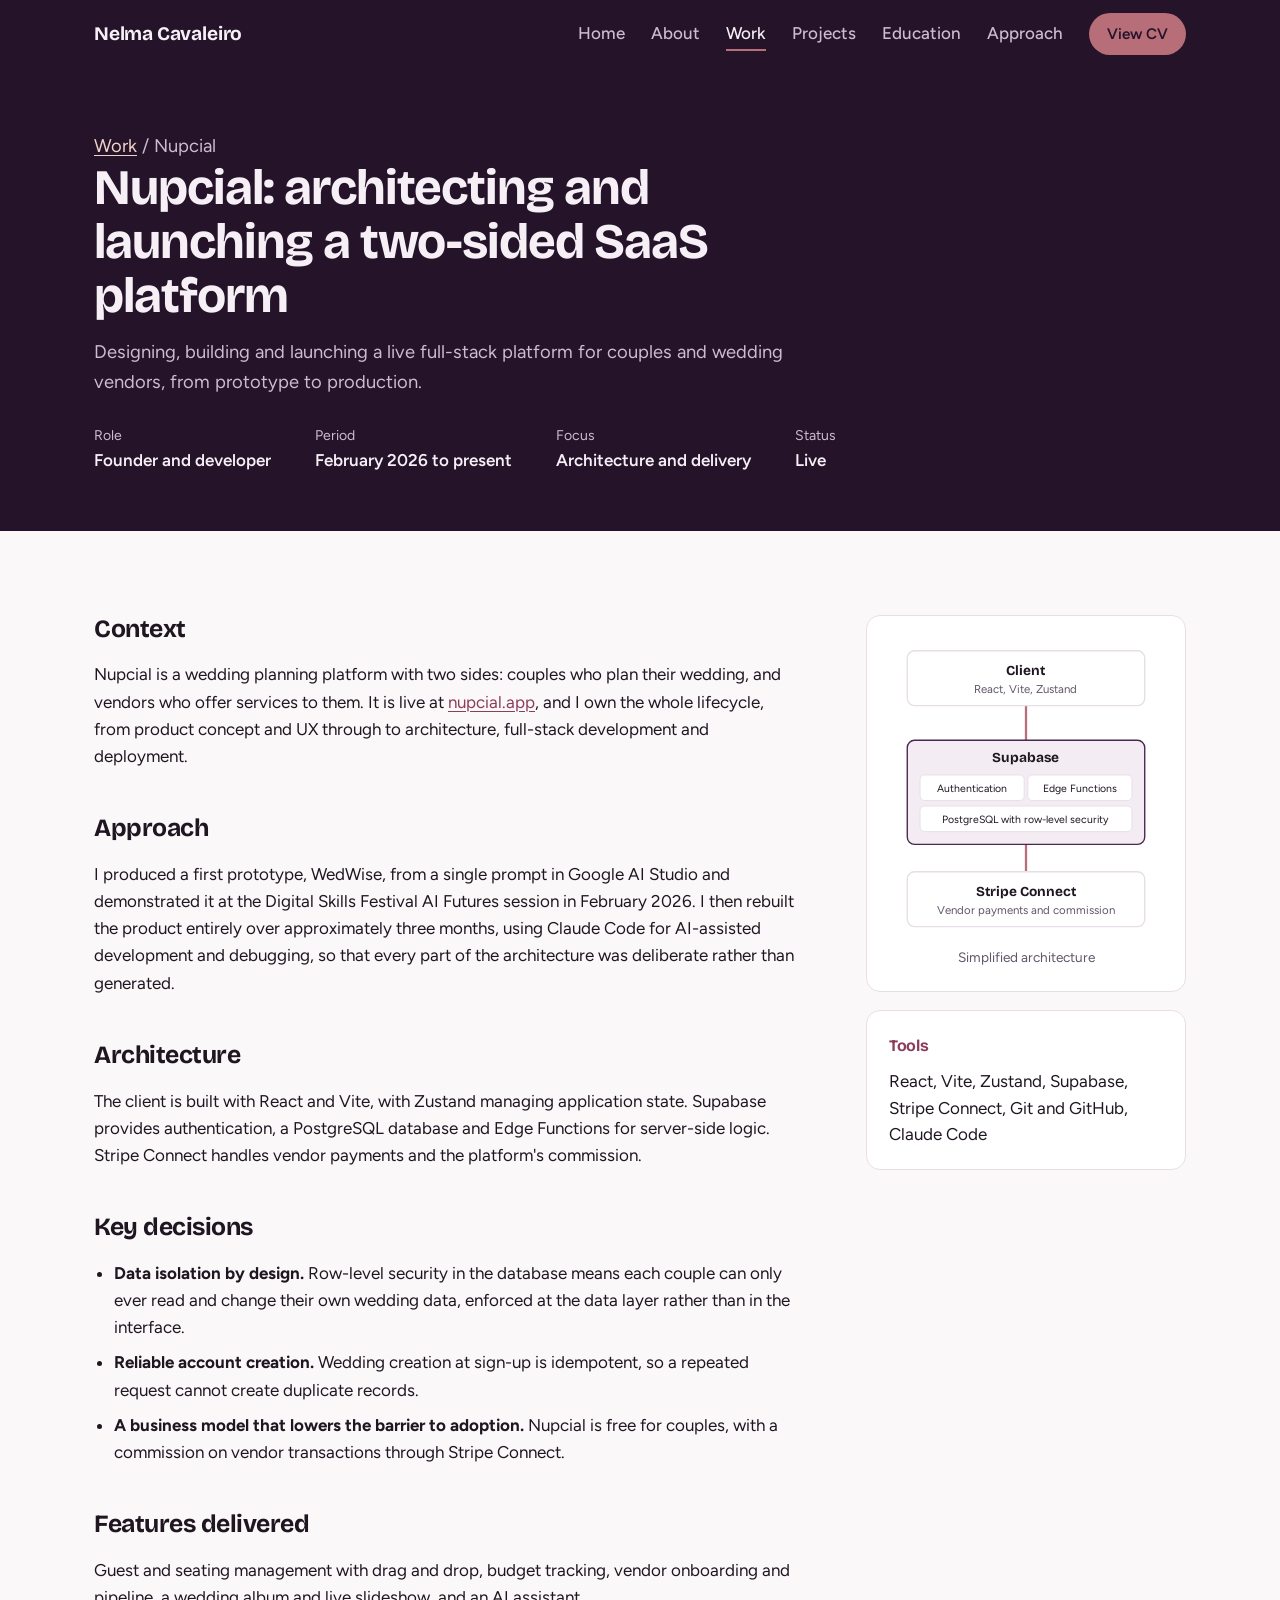
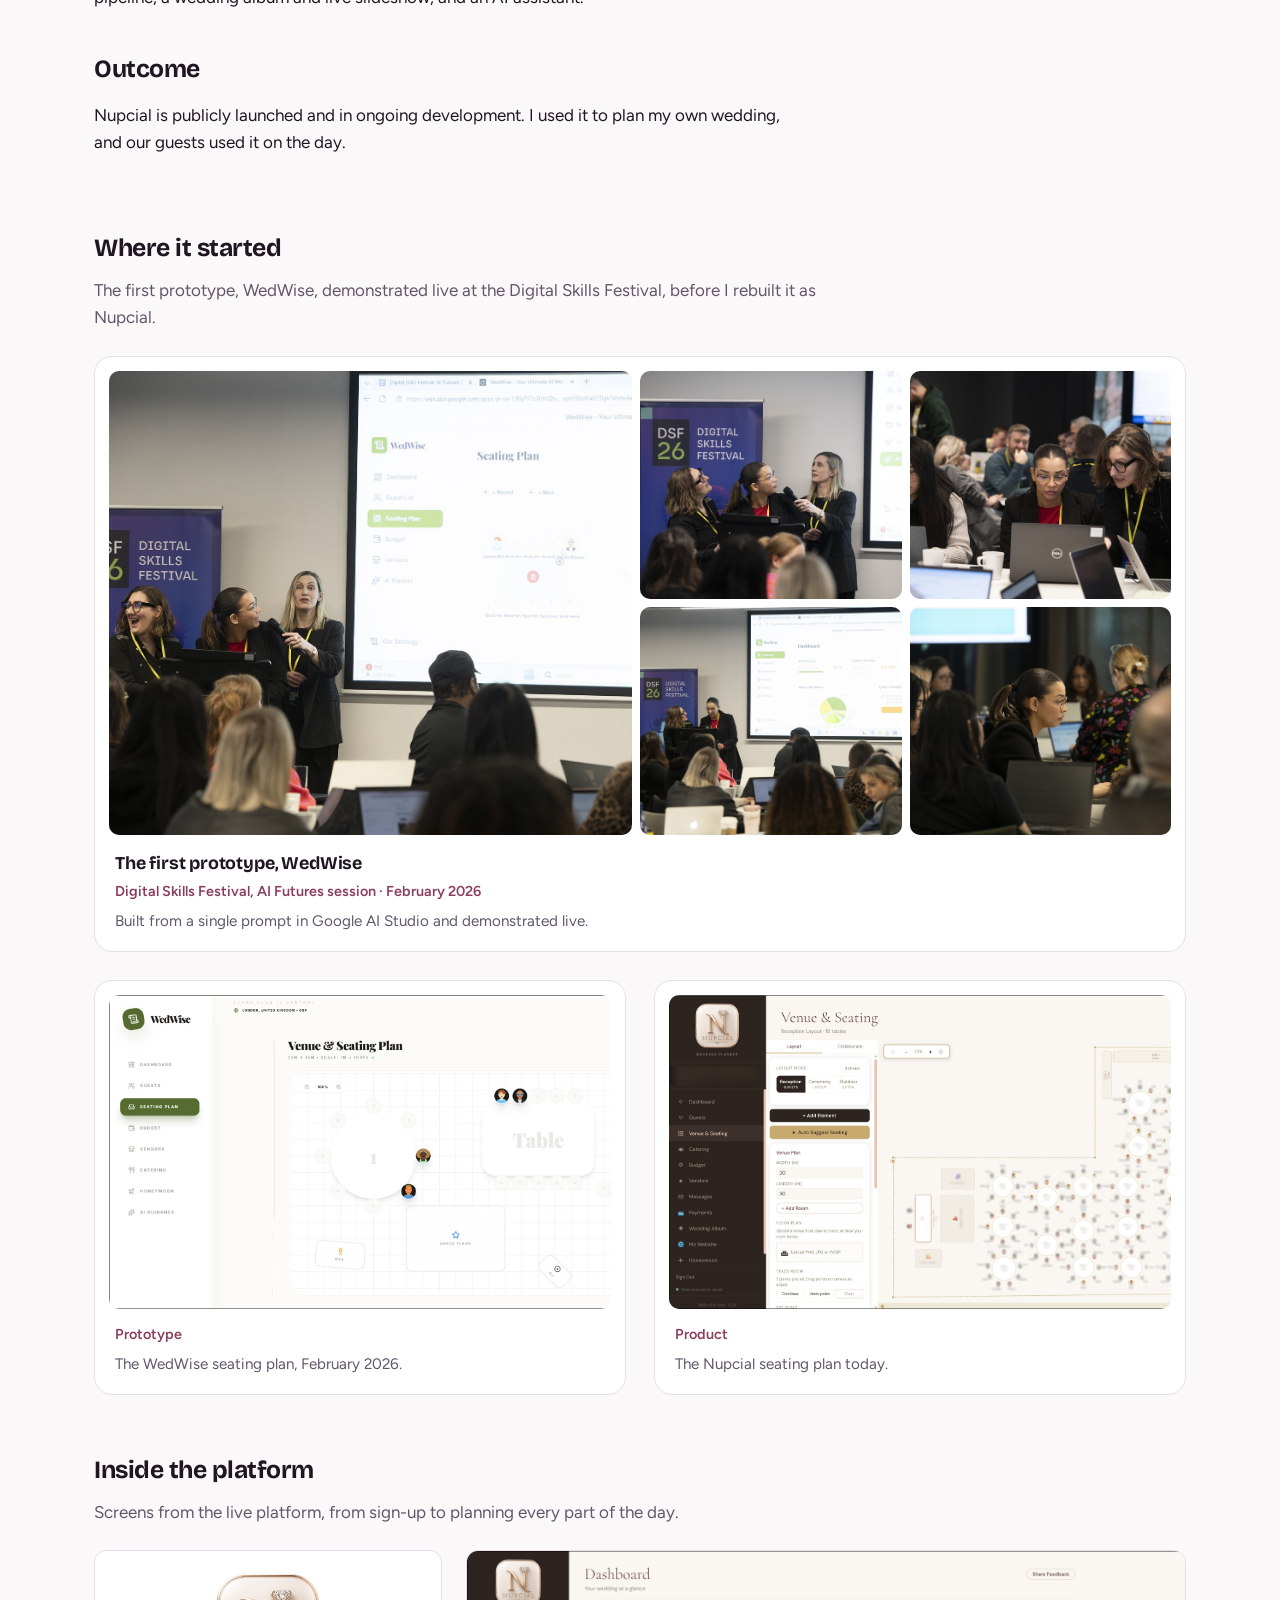
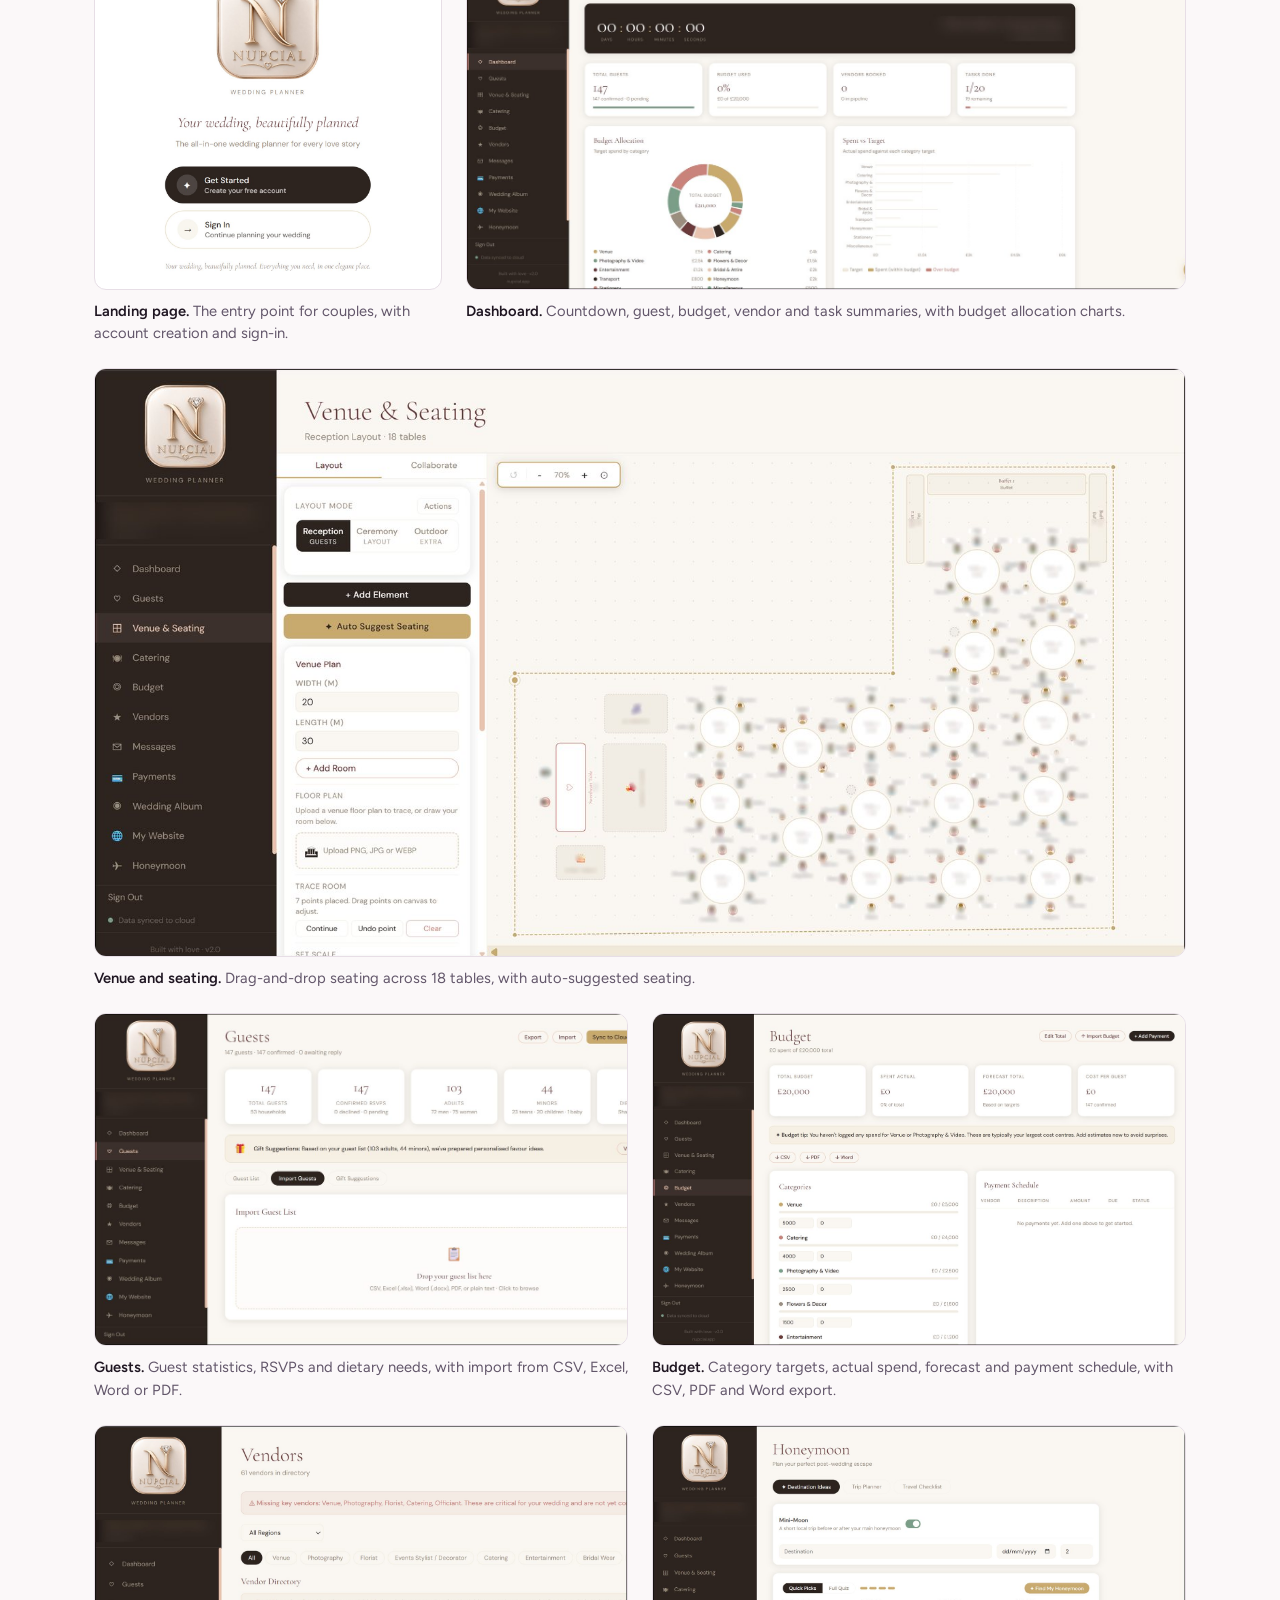
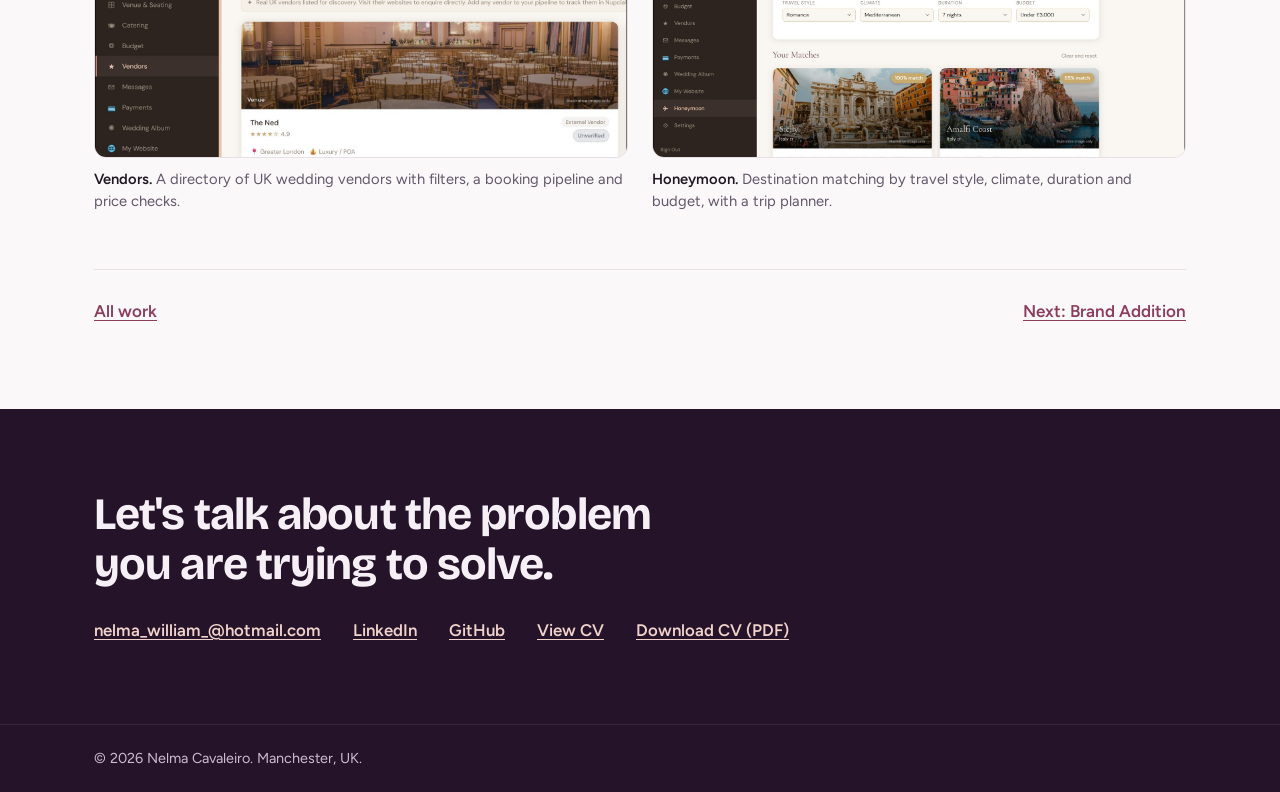
<file: case-nupcial.html>
<!DOCTYPE html>
<html lang="en-GB">
<head>
  <meta charset="utf-8">
  <meta name="viewport" content="width=device-width, initial-scale=1">
  <title>Nupcial | Nelma Cavaleiro</title>
  <meta name="description" content="Case study: designing, building and launching Nupcial, a live two-sided wedding planning platform.">
  <meta property="og:title" content="Nupcial | Nelma Cavaleiro">
  <meta property="og:description" content="Case study: designing, building and launching Nupcial, a live two-sided wedding planning platform.">
  <meta property="og:type" content="website">
  <link rel="icon" href="data:image/svg+xml,<svg xmlns='http://www.w3.org/2000/svg' viewBox='0 0 32 32'><rect width='32' height='32' rx='8' fill='%23241329'/><text x='16' y='21.5' font-family='Arial' font-size='14' font-weight='700' fill='%23F1D3CB' text-anchor='middle'>NC</text></svg>">
  <link rel="preconnect" href="https://fonts.googleapis.com">
  <link rel="preconnect" href="https://fonts.gstatic.com" crossorigin>
  <link href="https://fonts.googleapis.com/css2?family=Bricolage+Grotesque:opsz,wght@12..96,500;12..96,700&family=Figtree:wght@400;500;600;700&display=swap" rel="stylesheet">
  <link rel="stylesheet" href="assets/css/style.css">
</head>
<body>
  <a class="skip" href="#main">Skip to content</a>
  <header class="site-header">
    <div class="wrap header-inner">
      <a class="brand" href="index.html">Nelma Cavaleiro</a>
      <button class="nav-toggle" aria-expanded="false" aria-controls="site-nav">Menu</button>
      <nav aria-label="Main">
        <ul class="nav" id="site-nav">
        <li><a href="index.html">Home</a></li>
        <li><a href="about.html">About</a></li>
        <li><a href="work.html" aria-current="page">Work</a></li>
        <li><a href="projects.html">Projects</a></li>
        <li><a href="education.html">Education</a></li>
        <li><a href="approach.html">Approach</a></li>
        <li><a class="btn btn-rose btn-small" href="assets/Nelma_Cavaleiro_CV.pdf" target="_blank" rel="noopener">View CV</a></li>
        </ul>
      </nav>
    </div>
  </header>
  <main id="main">
    <section class="page-head">
      <div class="wrap">
        <p class="crumbs"><a href="work.html">Work</a> / Nupcial</p>
        <h1>Nupcial: architecting and launching a two-sided SaaS platform</h1>
        <p>Designing, building and launching a live full-stack platform for couples and wedding vendors, from prototype to production.</p>
        <dl class="case-meta">
          <div><dt>Role</dt><dd>Founder and developer</dd></div>
          <div><dt>Period</dt><dd>February 2026 to present</dd></div>
          <div><dt>Focus</dt><dd>Architecture and delivery</dd></div>
          <div><dt>Status</dt><dd>Live</dd></div>
        </dl>
      </div>
    </section>
    <section class="section">
      <div class="wrap">
        <div class="prose-grid">
          <article class="prose">
            <h2>Context</h2>
            <p>Nupcial is a wedding planning platform with two sides: couples who plan their wedding, and vendors who offer services to them. It is live at <a href="https://nupcial.app" target="_blank" rel="noopener">nupcial.app</a>, and I own the whole lifecycle, from product concept and UX through to architecture, full-stack development and deployment.</p>
            <h2>Approach</h2>
            <p>I produced a first prototype, WedWise, from a single prompt in Google AI Studio and demonstrated it at the Digital Skills Festival AI Futures session in February 2026. I then rebuilt the product entirely over approximately three months, using Claude Code for AI-assisted development and debugging, so that every part of the architecture was deliberate rather than generated.</p>
            <h2>Architecture</h2>
            <p>The client is built with React and Vite, with Zustand managing application state. Supabase provides authentication, a PostgreSQL database and Edge Functions for server-side logic. Stripe Connect handles vendor payments and the platform's commission.</p>
            <h2>Key decisions</h2>
            <ul>
              <li><strong>Data isolation by design.</strong> Row-level security in the database means each couple can only ever read and change their own wedding data, enforced at the data layer rather than in the interface.</li>
              <li><strong>Reliable account creation.</strong> Wedding creation at sign-up is idempotent, so a repeated request cannot create duplicate records.</li>
              <li><strong>A business model that lowers the barrier to adoption.</strong> Nupcial is free for couples, with a commission on vendor transactions through Stripe Connect.</li>
            </ul>
            <h2>Features delivered</h2>
            <p>Guest and seating management with drag and drop, budget tracking, vendor onboarding and pipeline, a wedding album and live slideshow, and an AI assistant.</p>
            <h2>Outcome</h2>
            <p>Nupcial is publicly launched and in ongoing development. I used it to plan my own wedding, and our guests used it on the day.</p>
          </article>
          <aside class="side">
            <figure class="arch side-box">
              <svg viewBox="0 0 300 330" role="img" aria-label="Nupcial architecture: a React, Vite and Zustand client connects to Supabase for authentication, a PostgreSQL database with row-level security, and Edge Functions, which connect to Stripe Connect for payments.">
                <g class="arch-links"><path d="M150 74 V112"/><path d="M150 226 V256"/></g>
                <rect class="a-box" x="20" y="14" width="260" height="60" rx="8"/>
                <text x="150" y="40" class="a-title" text-anchor="middle">Client</text>
                <text x="150" y="60" class="a-sub" text-anchor="middle">React, Vite, Zustand</text>
                <rect class="a-box a-main" x="20" y="112" width="260" height="114" rx="8"/>
                <text x="150" y="136" class="a-title" text-anchor="middle">Supabase</text>
                <rect class="a-chip" x="34" y="150" width="114" height="28" rx="5"/>
                <text x="91" y="169" class="a-chip-t" text-anchor="middle">Authentication</text>
                <rect class="a-chip" x="152" y="150" width="114" height="28" rx="5"/>
                <text x="209" y="169" class="a-chip-t" text-anchor="middle">Edge Functions</text>
                <rect class="a-chip" x="34" y="184" width="232" height="28" rx="5"/>
                <text x="150" y="203" class="a-chip-t" text-anchor="middle">PostgreSQL with row-level security</text>
                <rect class="a-box" x="20" y="256" width="260" height="60" rx="8"/>
                <text x="150" y="282" class="a-title" text-anchor="middle">Stripe Connect</text>
                <text x="150" y="302" class="a-sub" text-anchor="middle">Vendor payments and commission</text>
              </svg>
              <figcaption>Simplified architecture</figcaption>
            </figure>
            <div class="side-box"><h3>Tools</h3><p>React, Vite, Zustand, Supabase, Stripe Connect, Git and GitHub, Claude Code</p></div>
          </aside>
        </div>
        <section class="collage-block" aria-labelledby="origin">
          <h2 id="origin">Where it started</h2>
          <p>The first prototype, WedWise, demonstrated live at the Digital Skills Festival, before I rebuilt it as Nupcial.</p>
          <div class="collage-grid">
          <figure class="collage t5 wide">
          <div class="tiles">
            <a href="assets/img/cases/nup-dsf-demo.jpg" target="_blank" rel="noopener"><img src="assets/img/cases/nup-dsf-demo.jpg" alt="Nelma presenting the WedWise seating plan at the Digital Skills Festival" loading="lazy" style="object-position:35% 50%"></a>
            <a href="assets/img/cases/nup-dsf-presenting.jpg" target="_blank" rel="noopener"><img src="assets/img/cases/nup-dsf-presenting.jpg" alt="Nelma speaking about WedWise with the microphone" loading="lazy" style="object-position:45% 50%"></a>
            <a href="assets/img/cases/nup-dsf-building.jpg" target="_blank" rel="noopener"><img src="assets/img/cases/nup-dsf-building.jpg" alt="Nelma building the prototype on a laptop during the session" loading="lazy" style="object-position:40% 50%"></a>
            <a href="assets/img/cases/nup-dsf-dashboard.jpg" target="_blank" rel="noopener"><img src="assets/img/cases/nup-dsf-dashboard.jpg" alt="The WedWise dashboard on screen while Nelma presents" loading="lazy" style="object-position:45% 50%"></a>
            <a href="assets/img/cases/nup-dsf-focus.jpg" target="_blank" rel="noopener"><img src="assets/img/cases/nup-dsf-focus.jpg" alt="Nelma working on her laptop during the session" loading="lazy" style="object-position:48% 45%"></a>
          </div>
          <figcaption><p class="c-title">The first prototype, WedWise</p><p class="c-meta">Digital Skills Festival, AI Futures session · February 2026</p><p class="c-note">Built from a single prompt in Google AI Studio and demonstrated live.</p></figcaption>
        </figure>
          </div>
          <div class="compare">
            <figure><a href="assets/img/cases/nup-wedwise-seating.jpg" target="_blank" rel="noopener"><img src="assets/img/cases/nup-wedwise-seating.jpg" alt="WedWise seating plan prototype" loading="lazy"></a><figcaption><p class="c-meta">Prototype</p><p class="c-note">The WedWise seating plan, February 2026.</p></figcaption></figure>
            <figure><a href="assets/img/nupcial-seating.jpg" target="_blank" rel="noopener"><img src="assets/img/nupcial-seating.jpg" alt="Nupcial seating plan today" loading="lazy"></a><figcaption><p class="c-meta">Product</p><p class="c-note">The Nupcial seating plan today.</p></figcaption></figure>
          </div>
        </section>
        <section class="gallery-section" aria-labelledby="inside">
          <h2 id="inside">Inside the platform</h2>
          <p>Screens from the live platform, from sign-up to planning every part of the day.</p>
          <div class="gallery">
            <figure class="shot shot-landing"><a href="assets/img/nupcial-landing.jpg" target="_blank" rel="noopener"><img src="assets/img/nupcial-landing.jpg" alt="Nupcial landing page" loading="lazy" width="798"></a><figcaption><b>Landing page.</b> The entry point for couples, with account creation and sign-in.</figcaption></figure>
            <figure class="shot shot-dash"><a href="assets/img/nupcial-dashboard.jpg" target="_blank" rel="noopener"><img src="assets/img/nupcial-dashboard.jpg" alt="Nupcial dashboard screen" loading="lazy" width="1600"></a><figcaption><b>Dashboard.</b> Countdown, guest, budget, vendor and task summaries, with budget allocation charts.</figcaption></figure>
            <figure class="shot shot-wide"><a href="assets/img/nupcial-seating.jpg" target="_blank" rel="noopener"><img src="assets/img/nupcial-seating.jpg" alt="Nupcial venue and seating screen" loading="lazy" width="1600"></a><figcaption><b>Venue and seating.</b> Drag-and-drop seating across 18 tables, with auto-suggested seating.</figcaption></figure>
            <figure class="shot shot-card"><a href="assets/img/nupcial-guests.jpg" target="_blank" rel="noopener"><img src="assets/img/nupcial-guests.jpg" alt="Nupcial guests screen" loading="lazy" width="1600"></a><figcaption><b>Guests.</b> Guest statistics, RSVPs and dietary needs, with import from CSV, Excel, Word or PDF.</figcaption></figure>
            <figure class="shot shot-card"><a href="assets/img/nupcial-budget.jpg" target="_blank" rel="noopener"><img src="assets/img/nupcial-budget.jpg" alt="Nupcial budget screen" loading="lazy" width="1600"></a><figcaption><b>Budget.</b> Category targets, actual spend, forecast and payment schedule, with CSV, PDF and Word export.</figcaption></figure>
            <figure class="shot shot-card"><a href="assets/img/nupcial-vendors.jpg" target="_blank" rel="noopener"><img src="assets/img/nupcial-vendors.jpg" alt="Nupcial vendors screen" loading="lazy" width="1600"></a><figcaption><b>Vendors.</b> A directory of UK wedding vendors with filters, a booking pipeline and price checks.</figcaption></figure>
            <figure class="shot shot-card"><a href="assets/img/nupcial-honeymoon.jpg" target="_blank" rel="noopener"><img src="assets/img/nupcial-honeymoon.jpg" alt="Nupcial honeymoon screen" loading="lazy" width="1600"></a><figcaption><b>Honeymoon.</b> Destination matching by travel style, climate, duration and budget, with a trip planner.</figcaption></figure>
          </div>
        </section>
        <nav class="next" aria-label="More case studies">
          <a href="work.html">All work</a>
          <a href="case-brand-addition.html">Next: Brand Addition</a>
        </nav>
      </div>
    </section>
  </main>
  <section class="contact" id="contact">
    <div class="wrap">
      <h2>Let's talk about the problem you are trying to solve.</h2>
      <ul class="contact-links">
        <li><a href="mailto:nelma_william_@hotmail.com">nelma_william_@hotmail.com</a></li>
        <li><a href="https://www.linkedin.com/in/nelma-cavaleiro" target="_blank" rel="noopener">LinkedIn</a></li>
        <li><a href="https://github.com/nelmacavaleiro" target="_blank" rel="noopener">GitHub</a></li>
        <li><a href="assets/Nelma_Cavaleiro_CV.pdf" target="_blank" rel="noopener">View CV</a></li>
        <li><a href="assets/Nelma_Cavaleiro_CV.pdf" download="Nelma_Cavaleiro_CV.pdf">Download CV (PDF)</a></li>
      </ul>
    </div>
  </section>
  <footer class="site-footer">
    <div class="wrap"><p>&copy; <span id="year">2026</span> Nelma Cavaleiro. Manchester, UK.</p></div>
  </footer>
  <script src="assets/js/main.js"></script>
</body>
</html>
</file>
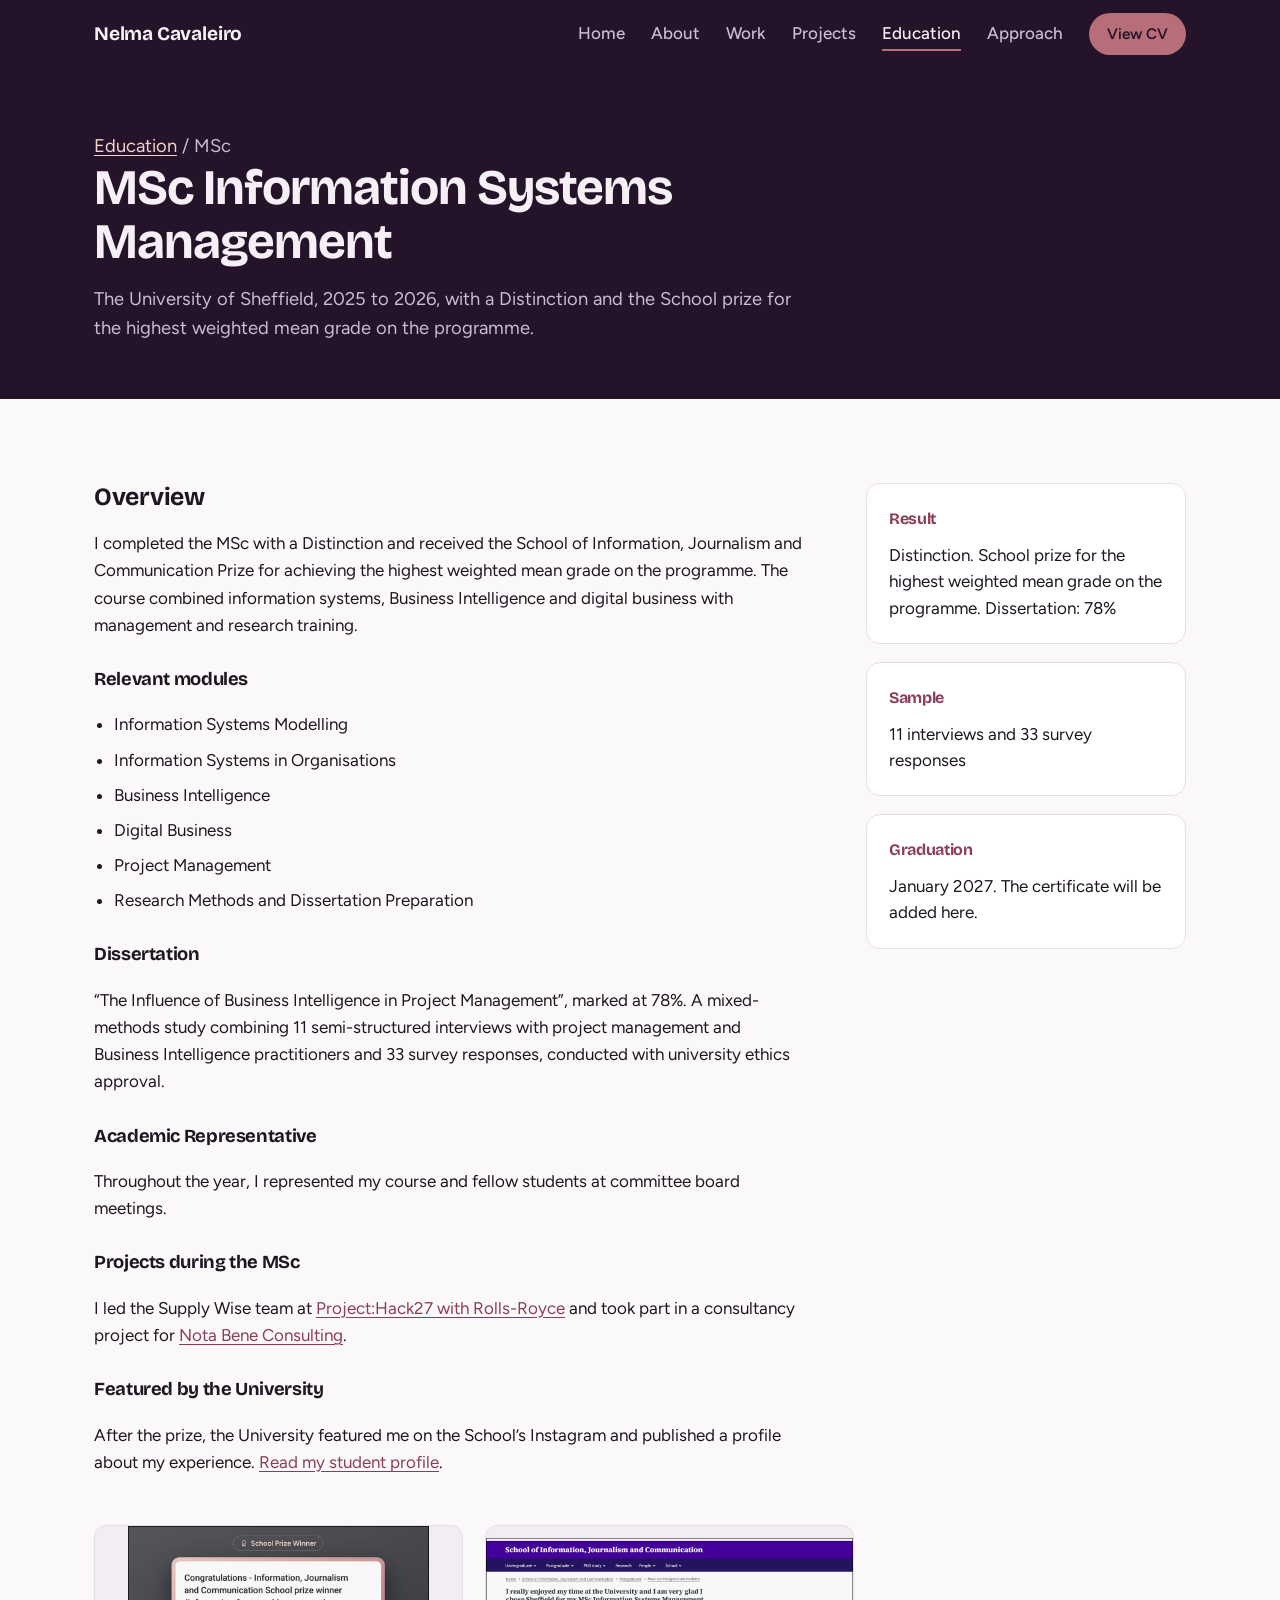
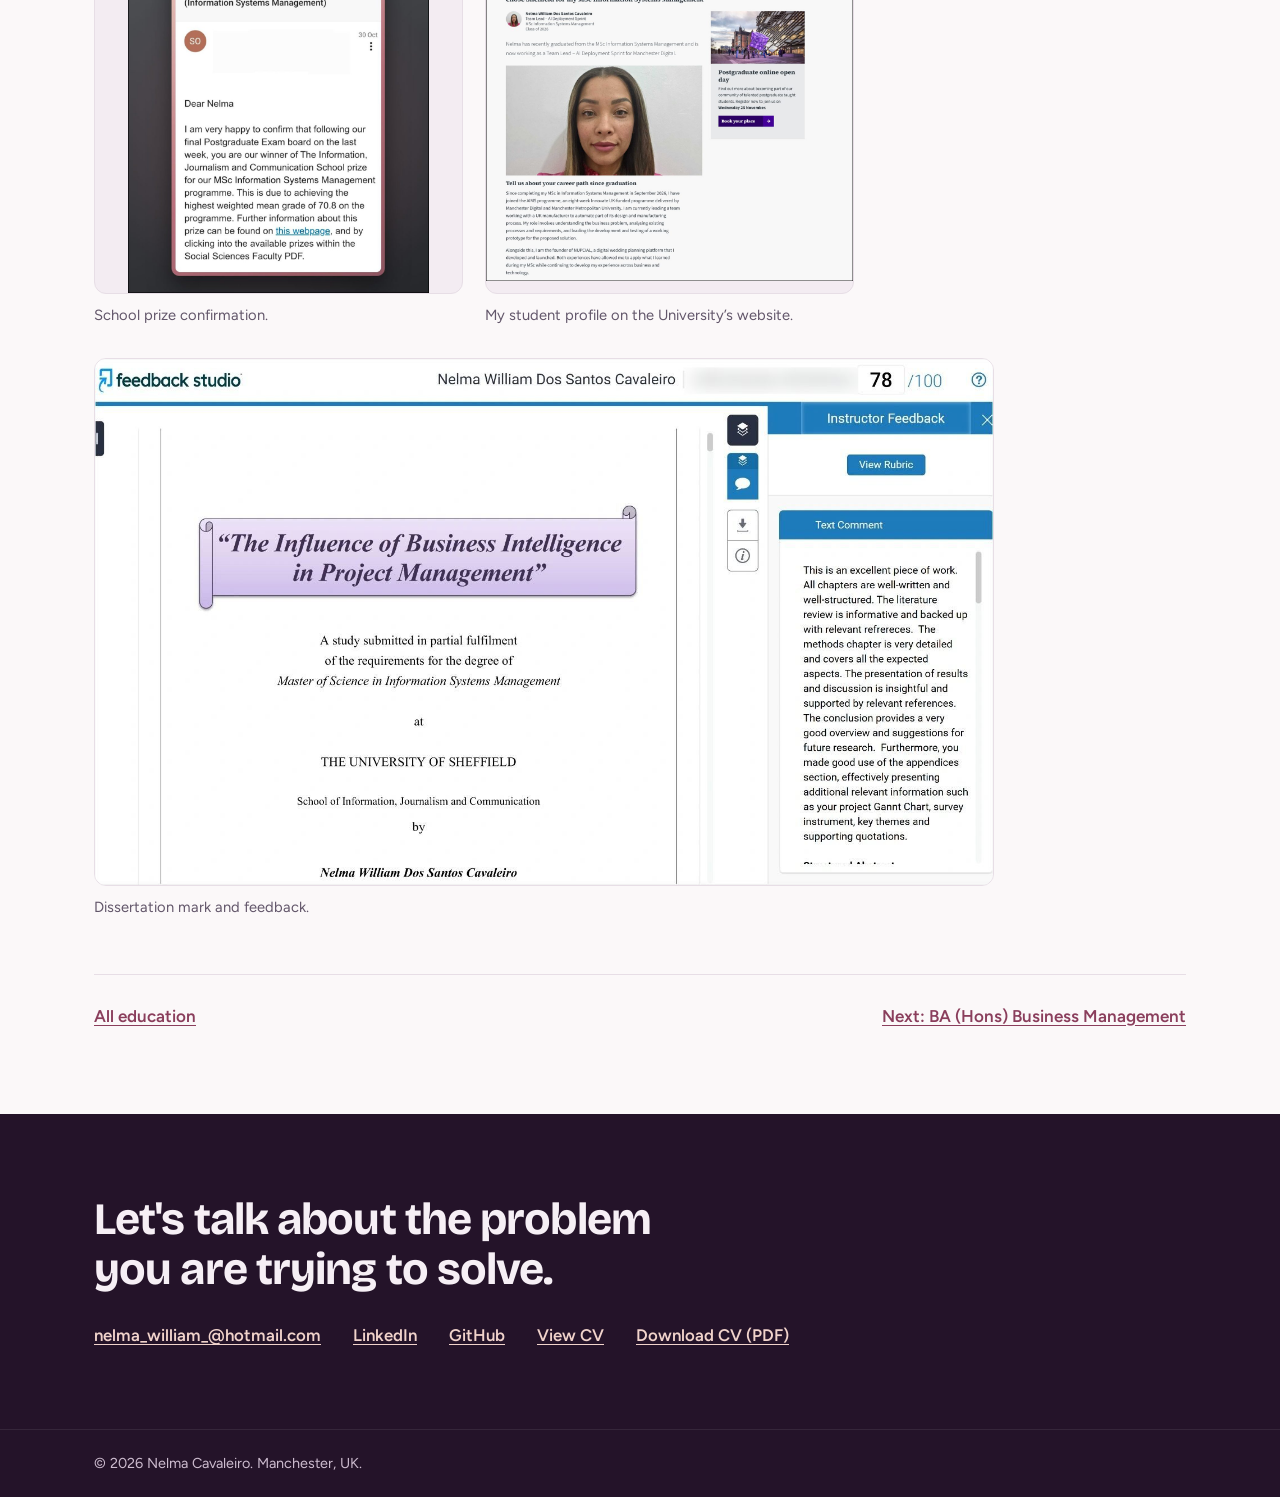
<file: case-research.html>
<!DOCTYPE html>
<html lang="en-GB"><head><meta charset="utf-8"><title>Education | Nelma Cavaleiro</title>
<meta http-equiv="refresh" content="0; url=education-msc.html"><link rel="canonical" href="education-msc.html"></head>
<body><p>This page has moved to <a href="education-msc.html">MSc Information Systems Management</a>.</p></body></html>
</file>
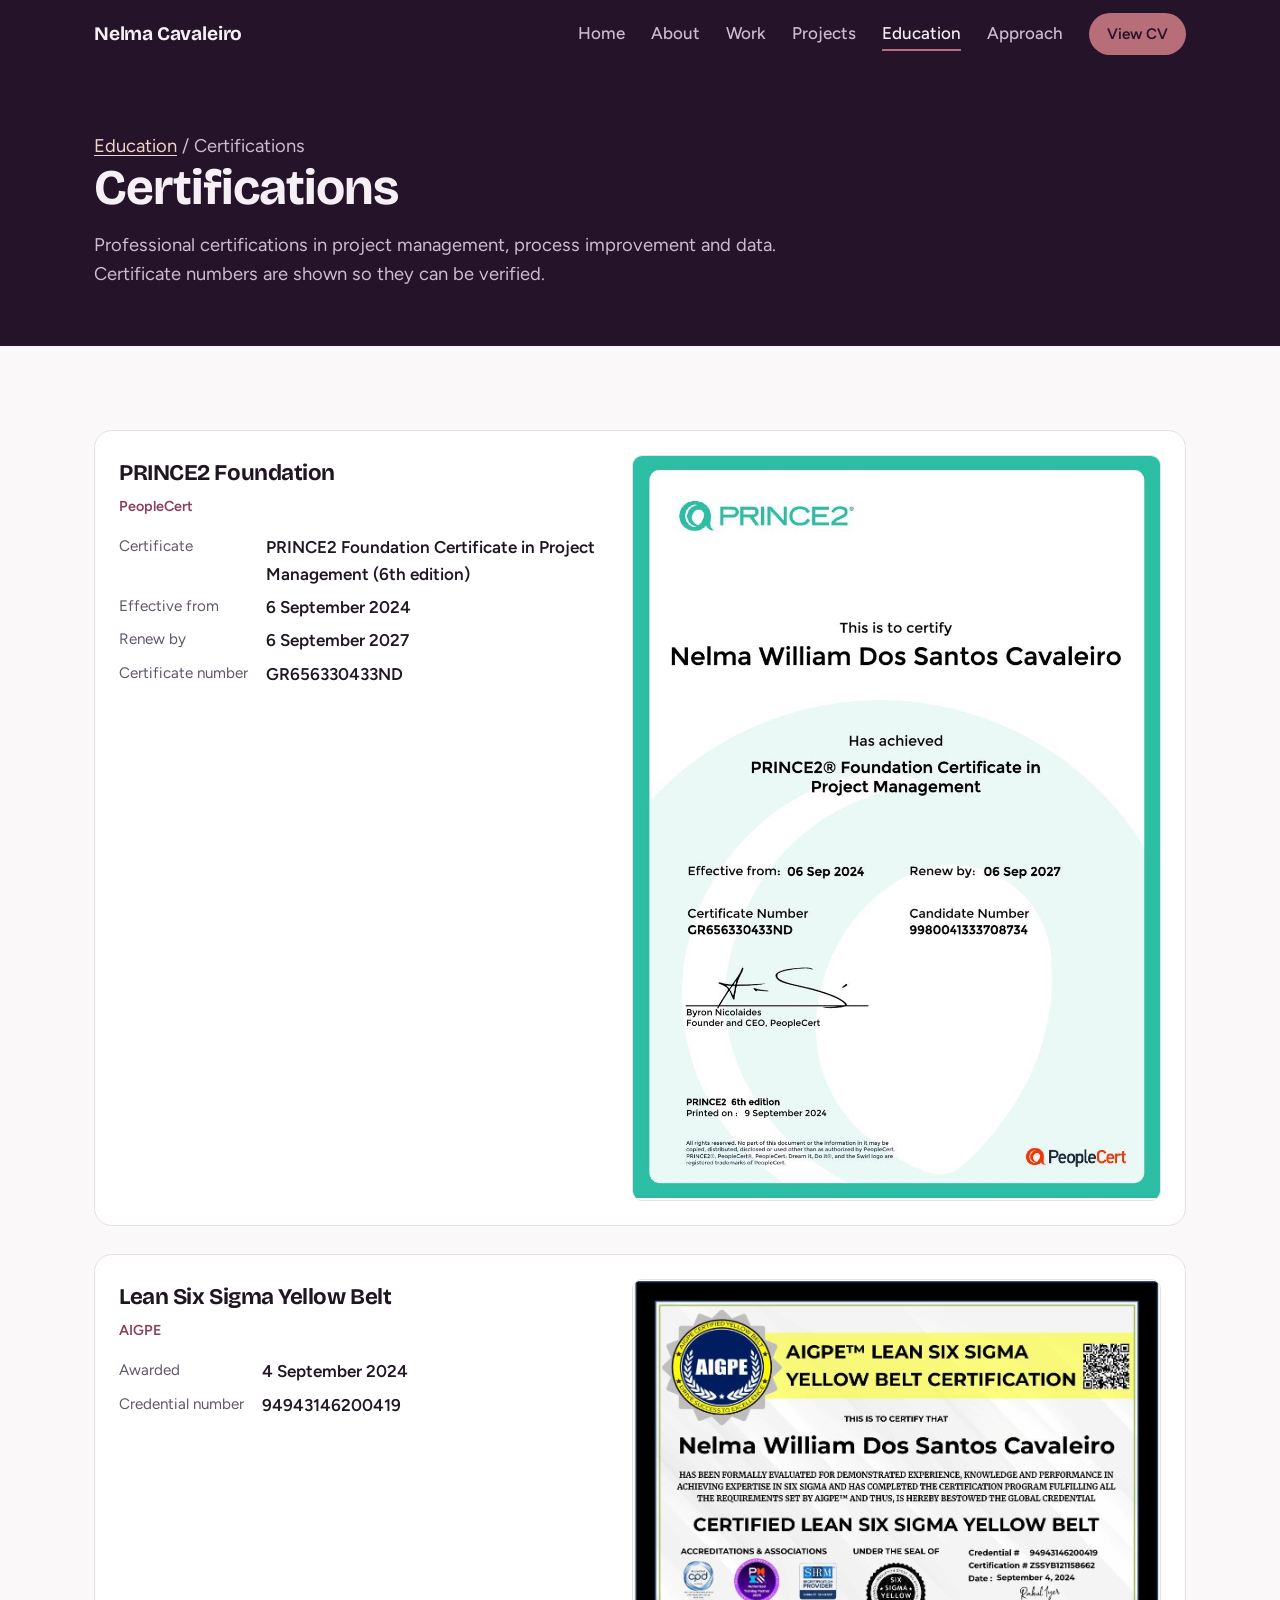
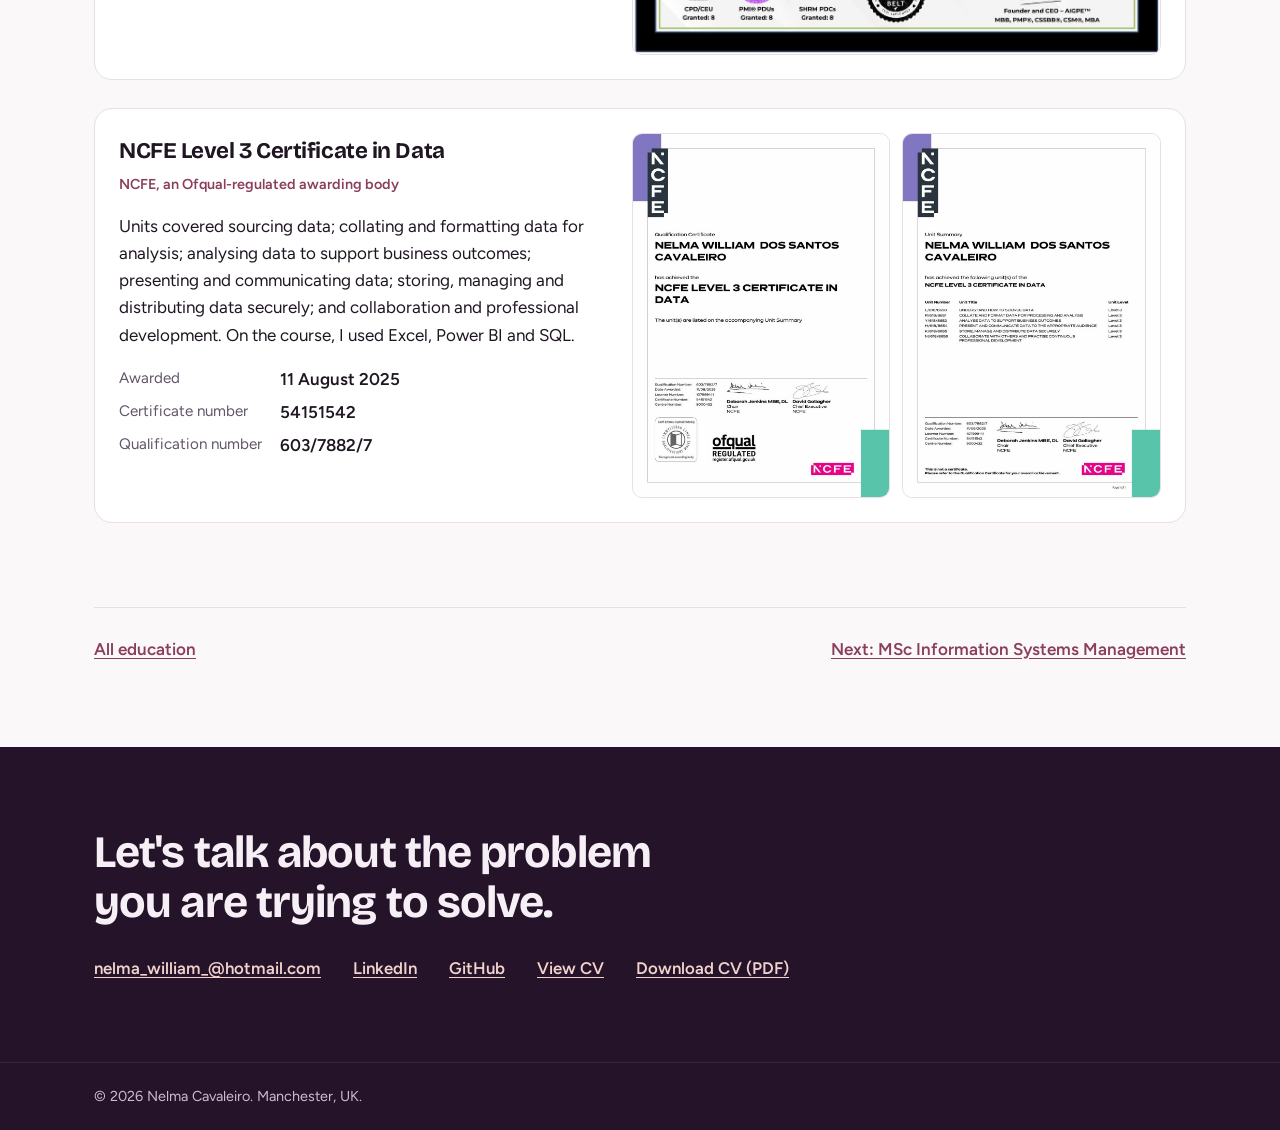
<file: certifications.html>
<!DOCTYPE html>
<html lang="en-GB">
<head>
  <meta charset="utf-8">
  <meta name="viewport" content="width=device-width, initial-scale=1">
  <title>Certifications | Nelma Cavaleiro</title>
  <meta name="description" content="Nelma Cavaleiro's certifications: PRINCE2 Foundation, Lean Six Sigma Yellow Belt and NCFE Level 3 Certificate in Data.">
  <meta property="og:title" content="Certifications | Nelma Cavaleiro">
  <meta property="og:description" content="Nelma Cavaleiro's certifications: PRINCE2 Foundation, Lean Six Sigma Yellow Belt and NCFE Level 3 Certificate in Data.">
  <meta property="og:type" content="website">
  <link rel="icon" href="data:image/svg+xml,<svg xmlns='http://www.w3.org/2000/svg' viewBox='0 0 32 32'><rect width='32' height='32' rx='8' fill='%23241329'/><text x='16' y='21.5' font-family='Arial' font-size='14' font-weight='700' fill='%23F1D3CB' text-anchor='middle'>NC</text></svg>">
  <link rel="preconnect" href="https://fonts.googleapis.com">
  <link rel="preconnect" href="https://fonts.gstatic.com" crossorigin>
  <link href="https://fonts.googleapis.com/css2?family=Bricolage+Grotesque:opsz,wght@12..96,500;12..96,700&family=Figtree:wght@400;500;600;700&display=swap" rel="stylesheet">
  <link rel="stylesheet" href="assets/css/style.css">
</head>
<body>
  <a class="skip" href="#main">Skip to content</a>
  <header class="site-header">
    <div class="wrap header-inner">
      <a class="brand" href="index.html">Nelma Cavaleiro</a>
      <button class="nav-toggle" aria-expanded="false" aria-controls="site-nav">Menu</button>
      <nav aria-label="Main">
        <ul class="nav" id="site-nav">
        <li><a href="index.html">Home</a></li>
        <li><a href="about.html">About</a></li>
        <li><a href="work.html">Work</a></li>
        <li><a href="projects.html">Projects</a></li>
        <li><a href="education.html" aria-current="page">Education</a></li>
        <li><a href="approach.html">Approach</a></li>
        <li><a class="btn btn-rose btn-small" href="assets/Nelma_Cavaleiro_CV.pdf" target="_blank" rel="noopener">View CV</a></li>
        </ul>
      </nav>
    </div>
  </header>
  <main id="main">
    <section class="page-head">
      <div class="wrap">
        <p class="crumbs"><a href="education.html">Education</a> / Certifications</p>
        <h1>Certifications</h1>
        <p>Professional certifications in project management, process improvement and data. Certificate numbers are shown so they can be verified.</p>
      </div>
    </section>
    <section class="section">
      <div class="wrap cert-list">
        <article class="cert">
          <div><h2>PRINCE2 Foundation</h2><p class="c-meta">PeopleCert</p><dl><dt>Certificate</dt><dd>PRINCE2 Foundation Certificate in Project Management (6th edition)</dd><dt>Effective from</dt><dd>6 September 2024</dd><dt>Renew by</dt><dd>6 September 2027</dd><dt>Certificate number</dt><dd>GR656330433ND</dd></dl></div>
          <div class="cert-images"><a href="assets/img/cases/cert-prince2-1.jpg" target="_blank" rel="noopener"><img src="assets/img/cases/cert-prince2-1.jpg" alt="PRINCE2 Foundation certificate" loading="lazy"></a></div>
        </article>
        <article class="cert">
          <div><h2>Lean Six Sigma Yellow Belt</h2><p class="c-meta">AIGPE</p><dl><dt>Awarded</dt><dd>4 September 2024</dd><dt>Credential number</dt><dd>94943146200419</dd></dl></div>
          <div class="cert-images"><a href="assets/img/cases/cert-aigpe-1.jpg" target="_blank" rel="noopener"><img src="assets/img/cases/cert-aigpe-1.jpg" alt="AIGPE Lean Six Sigma Yellow Belt certificate" loading="lazy"></a></div>
        </article>
        <article class="cert">
          <div><h2>NCFE Level 3 Certificate in Data</h2><p class="c-meta">NCFE, an Ofqual-regulated awarding body</p><p>Units covered sourcing data; collating and formatting data for analysis; analysing data to support business outcomes; presenting and communicating data; storing, managing and distributing data securely; and collaboration and professional development. On the course, I used Excel, Power BI and SQL.</p><dl><dt>Awarded</dt><dd>11 August 2025</dd><dt>Certificate number</dt><dd>54151542</dd><dt>Qualification number</dt><dd>603/7882/7</dd></dl></div>
          <div class="cert-images"><a href="assets/img/cases/cert-ncfe-1.jpg" target="_blank" rel="noopener"><img src="assets/img/cases/cert-ncfe-1.jpg" alt="NCFE Level 3 Certificate in Data" loading="lazy"></a><a href="assets/img/cases/cert-ncfe-2.jpg" target="_blank" rel="noopener"><img src="assets/img/cases/cert-ncfe-2.jpg" alt="NCFE unit summary" loading="lazy"></a></div>
        </article>
        <nav class="next" aria-label="More">
          <a href="education.html">All education</a>
          <a href="education-msc.html">Next: MSc Information Systems Management</a>
        </nav>
      </div>
    </section>
  </main>
  <section class="contact" id="contact">
    <div class="wrap">
      <h2>Let's talk about the problem you are trying to solve.</h2>
      <ul class="contact-links">
        <li><a href="mailto:nelma_william_@hotmail.com">nelma_william_@hotmail.com</a></li>
        <li><a href="https://www.linkedin.com/in/nelma-cavaleiro" target="_blank" rel="noopener">LinkedIn</a></li>
        <li><a href="https://github.com/nelmacavaleiro" target="_blank" rel="noopener">GitHub</a></li>
        <li><a href="assets/Nelma_Cavaleiro_CV.pdf" target="_blank" rel="noopener">View CV</a></li>
        <li><a href="assets/Nelma_Cavaleiro_CV.pdf" download="Nelma_Cavaleiro_CV.pdf">Download CV (PDF)</a></li>
      </ul>
    </div>
  </section>
  <footer class="site-footer">
    <div class="wrap"><p>&copy; <span id="year">2026</span> Nelma Cavaleiro. Manchester, UK.</p></div>
  </footer>
  <script src="assets/js/main.js"></script>
</body>
</html>
</file>
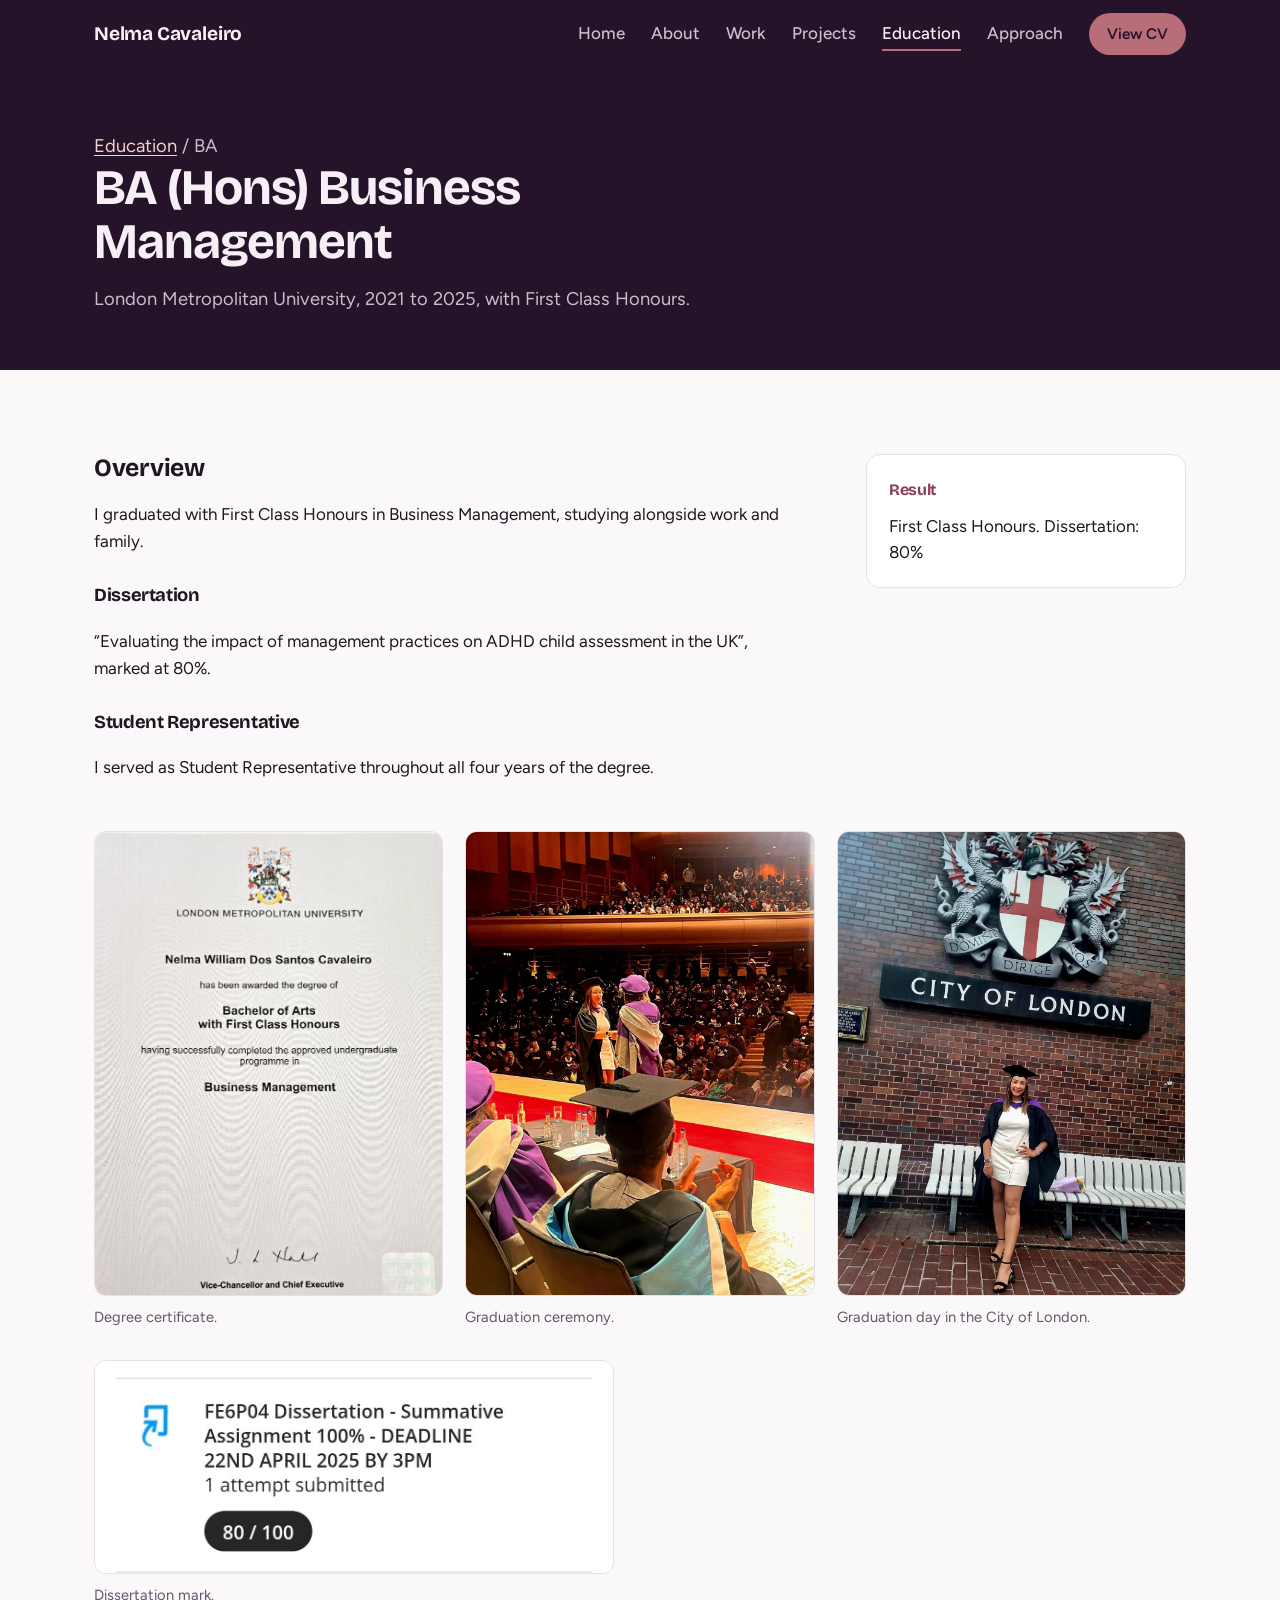
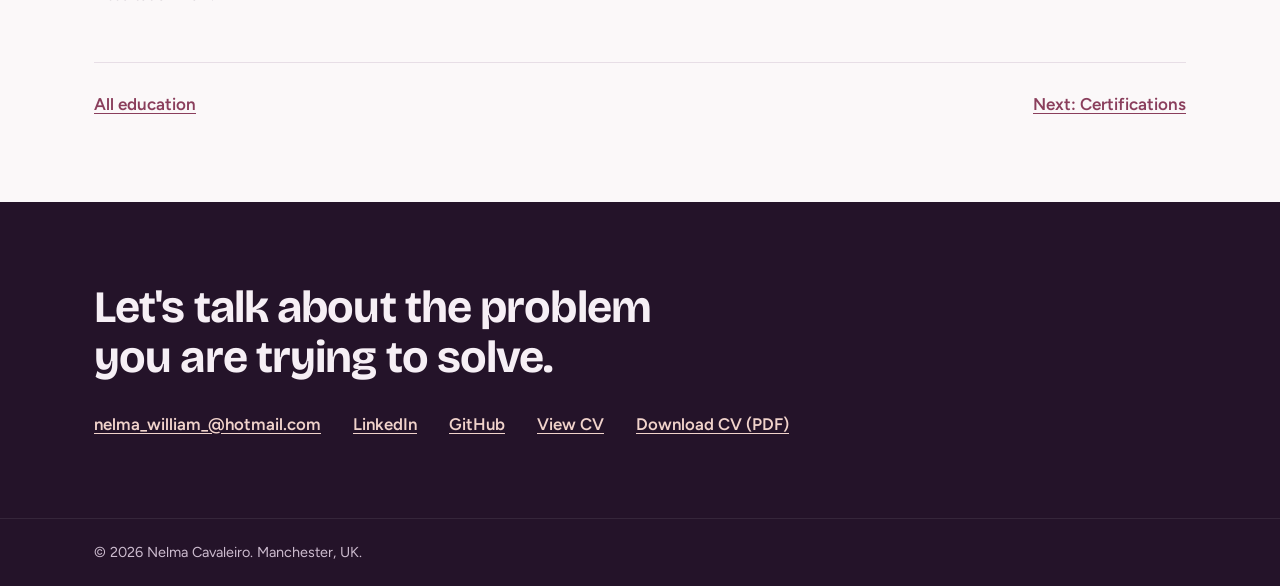
<file: education-ba.html>
<!DOCTYPE html>
<html lang="en-GB">
<head>
  <meta charset="utf-8">
  <meta name="viewport" content="width=device-width, initial-scale=1">
  <title>BA (Hons) Business Management | Nelma Cavaleiro</title>
  <meta name="description" content="BA (Hons) Business Management, London Metropolitan University: First Class Honours.">
  <meta property="og:title" content="BA (Hons) Business Management | Nelma Cavaleiro">
  <meta property="og:description" content="BA (Hons) Business Management, London Metropolitan University: First Class Honours.">
  <meta property="og:type" content="website">
  <link rel="icon" href="data:image/svg+xml,<svg xmlns='http://www.w3.org/2000/svg' viewBox='0 0 32 32'><rect width='32' height='32' rx='8' fill='%23241329'/><text x='16' y='21.5' font-family='Arial' font-size='14' font-weight='700' fill='%23F1D3CB' text-anchor='middle'>NC</text></svg>">
  <link rel="preconnect" href="https://fonts.googleapis.com">
  <link rel="preconnect" href="https://fonts.gstatic.com" crossorigin>
  <link href="https://fonts.googleapis.com/css2?family=Bricolage+Grotesque:opsz,wght@12..96,500;12..96,700&family=Figtree:wght@400;500;600;700&display=swap" rel="stylesheet">
  <link rel="stylesheet" href="assets/css/style.css">
</head>
<body>
  <a class="skip" href="#main">Skip to content</a>
  <header class="site-header">
    <div class="wrap header-inner">
      <a class="brand" href="index.html">Nelma Cavaleiro</a>
      <button class="nav-toggle" aria-expanded="false" aria-controls="site-nav">Menu</button>
      <nav aria-label="Main">
        <ul class="nav" id="site-nav">
        <li><a href="index.html">Home</a></li>
        <li><a href="about.html">About</a></li>
        <li><a href="work.html">Work</a></li>
        <li><a href="projects.html">Projects</a></li>
        <li><a href="education.html" aria-current="page">Education</a></li>
        <li><a href="approach.html">Approach</a></li>
        <li><a class="btn btn-rose btn-small" href="assets/Nelma_Cavaleiro_CV.pdf" target="_blank" rel="noopener">View CV</a></li>
        </ul>
      </nav>
    </div>
  </header>
  <main id="main">
    <section class="page-head">
      <div class="wrap">
        <p class="crumbs"><a href="education.html">Education</a> / BA</p>
        <h1>BA (Hons) Business Management</h1>
        <p>London Metropolitan University, 2021 to 2025, with First Class Honours.</p>
      </div>
    </section>
    <section class="section">
      <div class="wrap">
        <div class="prose-grid">
          <article class="prose">
            <h2>Overview</h2>
            <p>I graduated with First Class Honours in Business Management, studying alongside work and family.</p>
            <h3>Dissertation</h3>
            <p>“Evaluating the impact of management practices on ADHD child assessment in the UK”, marked at 80%.</p>
            <h3>Student Representative</h3>
            <p>I served as Student Representative throughout all four years of the degree.</p>
          </article>
          <aside class="side">
            <div class="side-box"><h3>Result</h3><p>First Class Honours. Dissertation: 80%</p></div>
          </aside>
        </div>
        <div class="photos ratio-34">
          <figure class="shot"><a href="assets/img/cases/ba-certificate.jpg" target="_blank" rel="noopener"><img src="assets/img/cases/ba-certificate.jpg" alt="BA First Class Honours certificate" loading="lazy"></a><figcaption>Degree certificate.</figcaption></figure>
          <figure class="shot"><a href="assets/img/ba-ceremony.jpg" target="_blank" rel="noopener"><img src="assets/img/ba-ceremony.jpg" alt="Graduation ceremony on stage" loading="lazy"></a><figcaption>Graduation ceremony.</figcaption></figure>
          <figure class="shot"><a href="assets/img/ba-graduation.jpg" target="_blank" rel="noopener"><img src="assets/img/ba-graduation.jpg" alt="Nelma at graduation in the City of London" loading="lazy"></a><figcaption>Graduation day in the City of London.</figcaption></figure>
        </div>
        <div class="photos edu-wide"><figure class="shot shot-free narrow-s"><a href="assets/img/ba-dissertation-mark.jpg" target="_blank" rel="noopener"><img src="assets/img/ba-dissertation-mark.jpg" alt="BA dissertation mark of 80" loading="lazy"></a><figcaption>Dissertation mark.</figcaption></figure></div>
        <nav class="next" aria-label="More">
          <a href="education.html">All education</a>
          <a href="certifications.html">Next: Certifications</a>
        </nav>
      </div>
    </section>
  </main>
  <section class="contact" id="contact">
    <div class="wrap">
      <h2>Let's talk about the problem you are trying to solve.</h2>
      <ul class="contact-links">
        <li><a href="mailto:nelma_william_@hotmail.com">nelma_william_@hotmail.com</a></li>
        <li><a href="https://www.linkedin.com/in/nelma-cavaleiro" target="_blank" rel="noopener">LinkedIn</a></li>
        <li><a href="https://github.com/nelmacavaleiro" target="_blank" rel="noopener">GitHub</a></li>
        <li><a href="assets/Nelma_Cavaleiro_CV.pdf" target="_blank" rel="noopener">View CV</a></li>
        <li><a href="assets/Nelma_Cavaleiro_CV.pdf" download="Nelma_Cavaleiro_CV.pdf">Download CV (PDF)</a></li>
      </ul>
    </div>
  </section>
  <footer class="site-footer">
    <div class="wrap"><p>&copy; <span id="year">2026</span> Nelma Cavaleiro. Manchester, UK.</p></div>
  </footer>
  <script src="assets/js/main.js"></script>
</body>
</html>
</file>
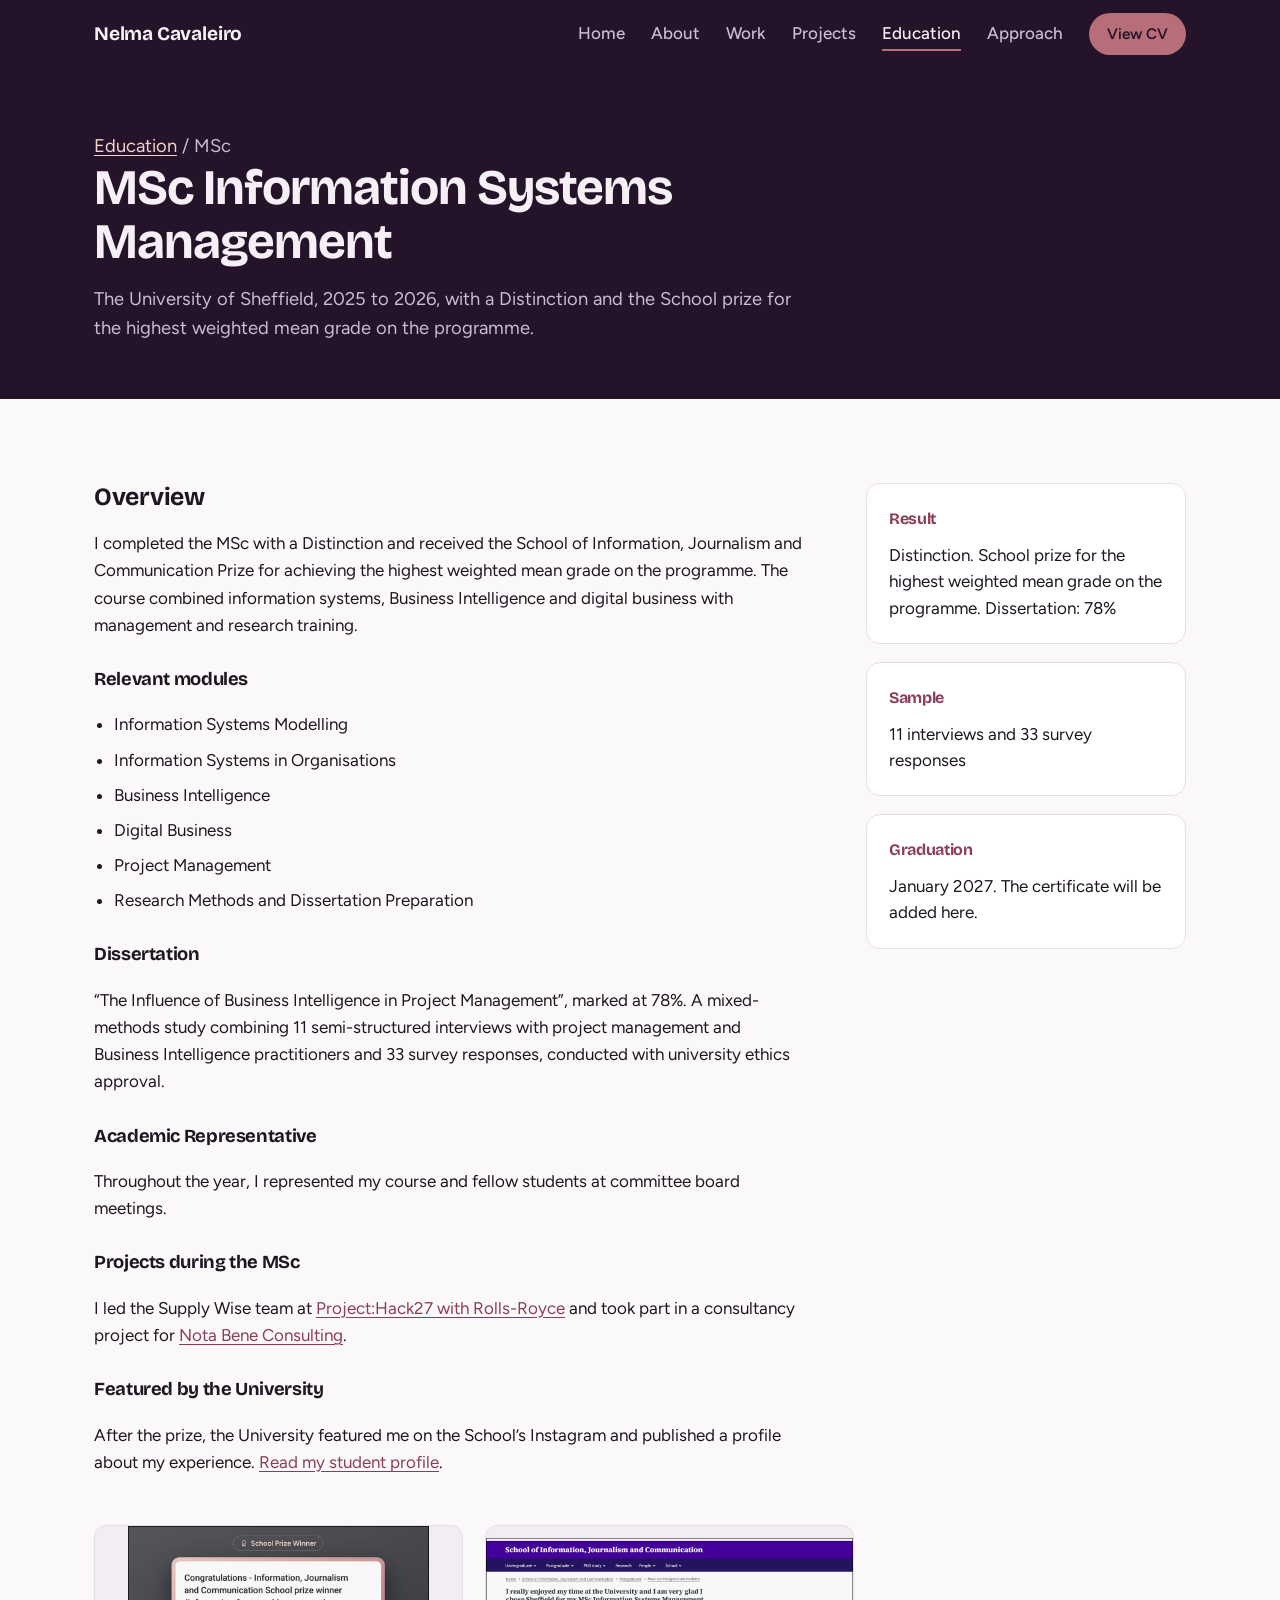
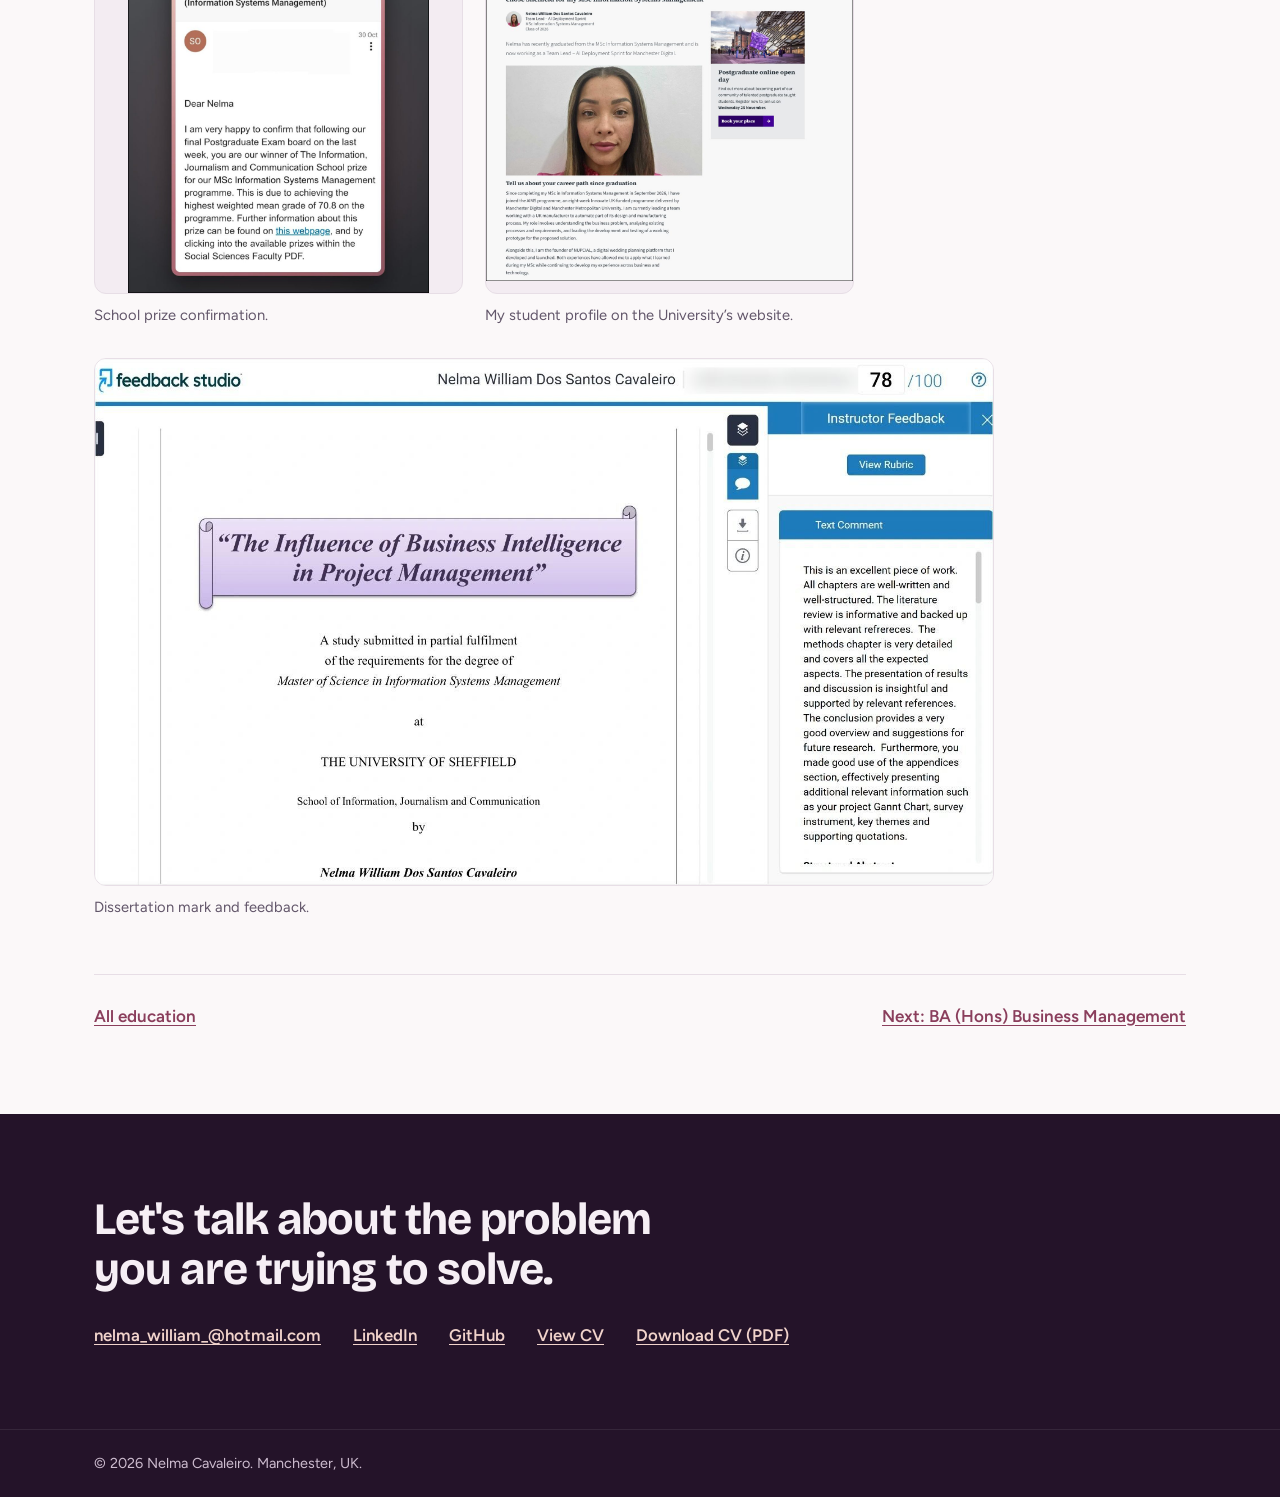
<file: education-msc.html>
<!DOCTYPE html>
<html lang="en-GB">
<head>
  <meta charset="utf-8">
  <meta name="viewport" content="width=device-width, initial-scale=1">
  <title>MSc Information Systems Management | Nelma Cavaleiro</title>
  <meta name="description" content="MSc Information Systems Management, The University of Sheffield: Distinction and School prize.">
  <meta property="og:title" content="MSc Information Systems Management | Nelma Cavaleiro">
  <meta property="og:description" content="MSc Information Systems Management, The University of Sheffield: Distinction and School prize.">
  <meta property="og:type" content="website">
  <link rel="icon" href="data:image/svg+xml,<svg xmlns='http://www.w3.org/2000/svg' viewBox='0 0 32 32'><rect width='32' height='32' rx='8' fill='%23241329'/><text x='16' y='21.5' font-family='Arial' font-size='14' font-weight='700' fill='%23F1D3CB' text-anchor='middle'>NC</text></svg>">
  <link rel="preconnect" href="https://fonts.googleapis.com">
  <link rel="preconnect" href="https://fonts.gstatic.com" crossorigin>
  <link href="https://fonts.googleapis.com/css2?family=Bricolage+Grotesque:opsz,wght@12..96,500;12..96,700&family=Figtree:wght@400;500;600;700&display=swap" rel="stylesheet">
  <link rel="stylesheet" href="assets/css/style.css">
</head>
<body>
  <a class="skip" href="#main">Skip to content</a>
  <header class="site-header">
    <div class="wrap header-inner">
      <a class="brand" href="index.html">Nelma Cavaleiro</a>
      <button class="nav-toggle" aria-expanded="false" aria-controls="site-nav">Menu</button>
      <nav aria-label="Main">
        <ul class="nav" id="site-nav">
        <li><a href="index.html">Home</a></li>
        <li><a href="about.html">About</a></li>
        <li><a href="work.html">Work</a></li>
        <li><a href="projects.html">Projects</a></li>
        <li><a href="education.html" aria-current="page">Education</a></li>
        <li><a href="approach.html">Approach</a></li>
        <li><a class="btn btn-rose btn-small" href="assets/Nelma_Cavaleiro_CV.pdf" target="_blank" rel="noopener">View CV</a></li>
        </ul>
      </nav>
    </div>
  </header>
  <main id="main">
    <section class="page-head">
      <div class="wrap">
        <p class="crumbs"><a href="education.html">Education</a> / MSc</p>
        <h1>MSc Information Systems Management</h1>
        <p>The University of Sheffield, 2025 to 2026, with a Distinction and the School prize for the highest weighted mean grade on the programme.</p>
      </div>
    </section>
    <section class="section">
      <div class="wrap">
        <div class="prose-grid">
          <article class="prose">
            <h2>Overview</h2>
            <p>I completed the MSc with a Distinction and received the School of Information, Journalism and Communication Prize for achieving the highest weighted mean grade on the programme. The course combined information systems, Business Intelligence and digital business with management and research training.</p>
            <h3>Relevant modules</h3>
            <ul>
              <li>Information Systems Modelling</li>
              <li>Information Systems in Organisations</li>
              <li>Business Intelligence</li>
              <li>Digital Business</li>
              <li>Project Management</li>
              <li>Research Methods and Dissertation Preparation</li>
            </ul>
            <h3>Dissertation</h3>
            <p>“The Influence of Business Intelligence in Project Management”, marked at 78%. A mixed-methods study combining 11 semi-structured interviews with project management and Business Intelligence practitioners and 33 survey responses, conducted with university ethics approval.</p>
            <h3>Academic Representative</h3>
            <p>Throughout the year, I represented my course and fellow students at committee board meetings.</p>
            <h3>Projects during the MSc</h3>
            <p>I led the Supply Wise team at <a href="case-hack27.html">Project:Hack27 with Rolls-Royce</a> and took part in a consultancy project for <a href="case-notabene.html">Nota Bene Consulting</a>.</p>
            <h3>Featured by the University</h3>
            <p>After the prize, the University featured me on the School’s Instagram and published a profile about my experience. <a href="https://sheffield.ac.uk/ijc/postgraduate/meet-our-postgraduate-students/nelma-william-dos-santos-cavaleiro" target="_blank" rel="noopener">Read my student profile</a>.</p>
          </article>
          <aside class="side">
            <div class="side-box"><h3>Result</h3><p>Distinction. School prize for the highest weighted mean grade on the programme. Dissertation: 78%</p></div>
            <div class="side-box"><h3>Sample</h3><p>11 interviews and 33 survey responses</p></div>
            <div class="side-box"><h3>Graduation</h3><p>January 2027. The certificate will be added here.</p></div>
          </aside>
        </div>
        <div class="photos ratio-11 edu-photos">
          <figure class="shot"><a href="assets/img/msc-school-prize.jpg" target="_blank" rel="noopener"><img src="assets/img/msc-school-prize.jpg" alt="School prize confirmation email" loading="lazy"></a><figcaption>School prize confirmation.</figcaption></figure>
          <figure class="shot"><a href="https://sheffield.ac.uk/ijc/postgraduate/meet-our-postgraduate-students/nelma-william-dos-santos-cavaleiro" target="_blank" rel="noopener"><img src="assets/img/sheffield-student-profile.jpg" alt="My student profile on the University of Sheffield website" loading="lazy"></a><figcaption>My student profile on the University’s website.</figcaption></figure>
        </div>
        <div class="photos edu-wide"><figure class="shot shot-free"><a href="assets/img/msc-dissertation-mark.jpg" target="_blank" rel="noopener"><img src="assets/img/msc-dissertation-mark.jpg" alt="MSc dissertation mark of 78 with instructor feedback" loading="lazy"></a><figcaption>Dissertation mark and feedback.</figcaption></figure></div>
        <nav class="next" aria-label="More">
          <a href="education.html">All education</a>
          <a href="education-ba.html">Next: BA (Hons) Business Management</a>
        </nav>
      </div>
    </section>
  </main>
  <section class="contact" id="contact">
    <div class="wrap">
      <h2>Let's talk about the problem you are trying to solve.</h2>
      <ul class="contact-links">
        <li><a href="mailto:nelma_william_@hotmail.com">nelma_william_@hotmail.com</a></li>
        <li><a href="https://www.linkedin.com/in/nelma-cavaleiro" target="_blank" rel="noopener">LinkedIn</a></li>
        <li><a href="https://github.com/nelmacavaleiro" target="_blank" rel="noopener">GitHub</a></li>
        <li><a href="assets/Nelma_Cavaleiro_CV.pdf" target="_blank" rel="noopener">View CV</a></li>
        <li><a href="assets/Nelma_Cavaleiro_CV.pdf" download="Nelma_Cavaleiro_CV.pdf">Download CV (PDF)</a></li>
      </ul>
    </div>
  </section>
  <footer class="site-footer">
    <div class="wrap"><p>&copy; <span id="year">2026</span> Nelma Cavaleiro. Manchester, UK.</p></div>
  </footer>
  <script src="assets/js/main.js"></script>
</body>
</html>
</file>
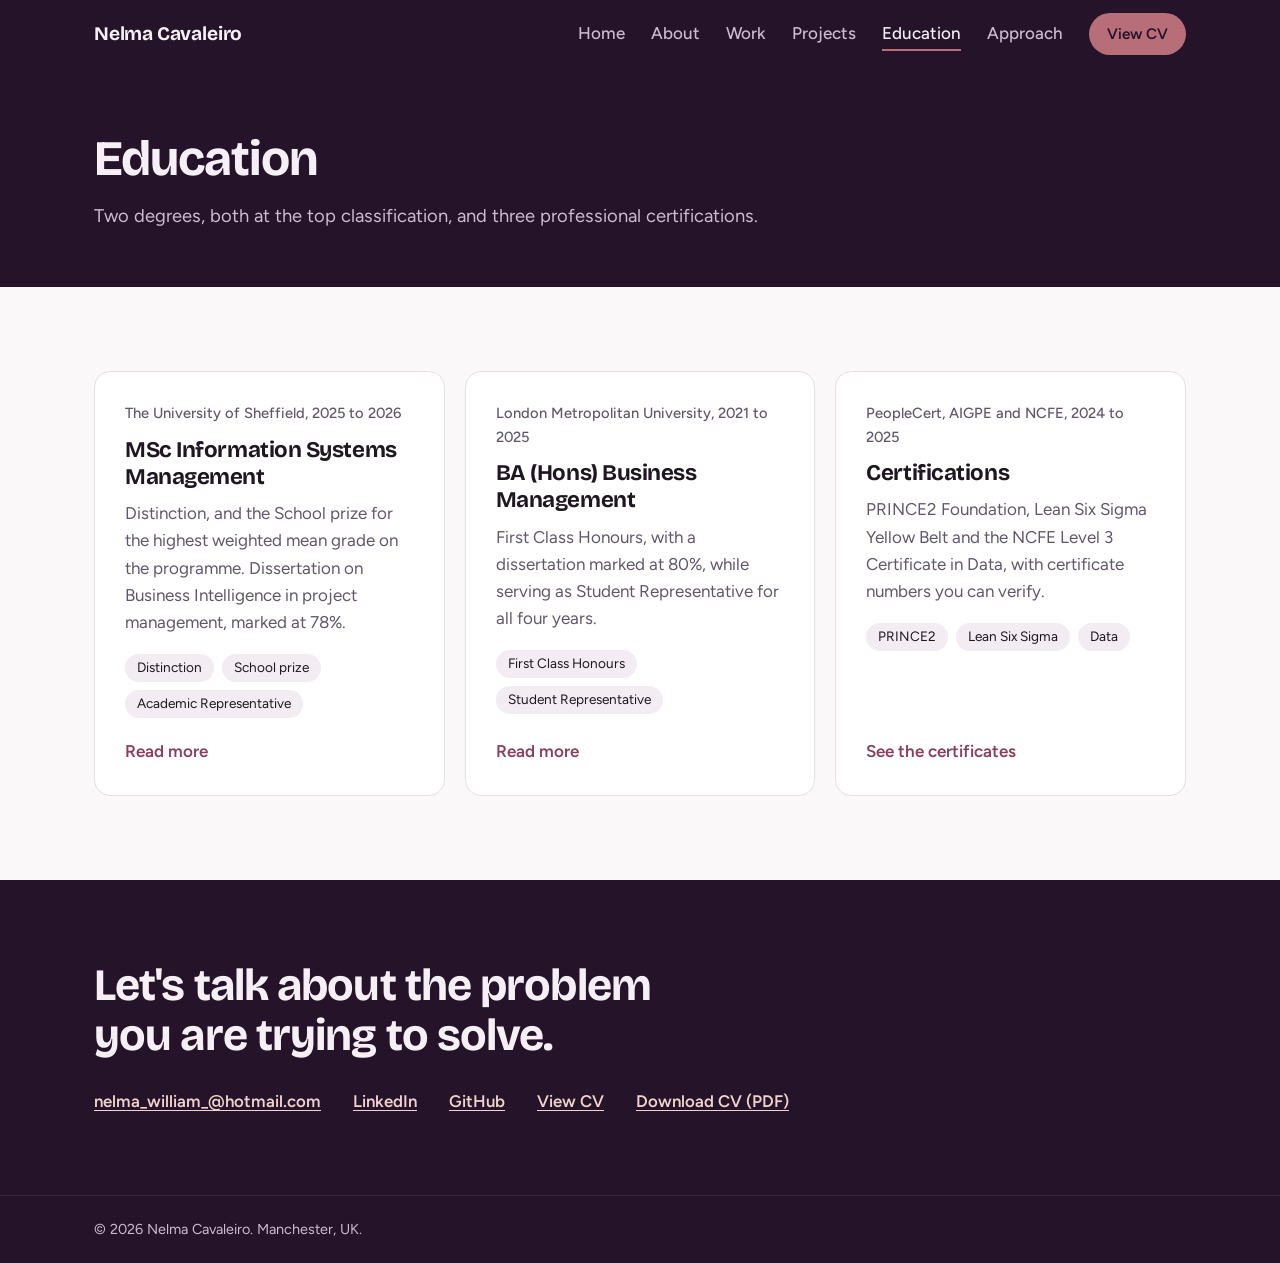
<file: education.html>
<!DOCTYPE html>
<html lang="en-GB">
<head>
  <meta charset="utf-8">
  <meta name="viewport" content="width=device-width, initial-scale=1">
  <title>Education | Nelma Cavaleiro</title>
  <meta name="description" content="Nelma Cavaleiro's education: MSc Information Systems Management, BA (Hons) Business Management and professional certifications.">
  <meta property="og:title" content="Education | Nelma Cavaleiro">
  <meta property="og:description" content="Nelma Cavaleiro's education: MSc Information Systems Management, BA (Hons) Business Management and professional certifications.">
  <meta property="og:type" content="website">
  <link rel="icon" href="data:image/svg+xml,<svg xmlns='http://www.w3.org/2000/svg' viewBox='0 0 32 32'><rect width='32' height='32' rx='8' fill='%23241329'/><text x='16' y='21.5' font-family='Arial' font-size='14' font-weight='700' fill='%23F1D3CB' text-anchor='middle'>NC</text></svg>">
  <link rel="preconnect" href="https://fonts.googleapis.com">
  <link rel="preconnect" href="https://fonts.gstatic.com" crossorigin>
  <link href="https://fonts.googleapis.com/css2?family=Bricolage+Grotesque:opsz,wght@12..96,500;12..96,700&family=Figtree:wght@400;500;600;700&display=swap" rel="stylesheet">
  <link rel="stylesheet" href="assets/css/style.css">
</head>
<body>
  <a class="skip" href="#main">Skip to content</a>
  <header class="site-header">
    <div class="wrap header-inner">
      <a class="brand" href="index.html">Nelma Cavaleiro</a>
      <button class="nav-toggle" aria-expanded="false" aria-controls="site-nav">Menu</button>
      <nav aria-label="Main">
        <ul class="nav" id="site-nav">
        <li><a href="index.html">Home</a></li>
        <li><a href="about.html">About</a></li>
        <li><a href="work.html">Work</a></li>
        <li><a href="projects.html">Projects</a></li>
        <li><a href="education.html" aria-current="page">Education</a></li>
        <li><a href="approach.html">Approach</a></li>
        <li><a class="btn btn-rose btn-small" href="assets/Nelma_Cavaleiro_CV.pdf" target="_blank" rel="noopener">View CV</a></li>
        </ul>
      </nav>
    </div>
  </header>
  <main id="main">
    <section class="page-head">
      <div class="wrap">
        <h1>Education</h1>
        <p>Two degrees, both at the top classification, and three professional certifications.</p>
      </div>
    </section>
    <section class="section">
      <div class="wrap work-grid three">
        <a class="work-card" href="education-msc.html">
          <p class="kind">The University of Sheffield, 2025 to 2026</p>
          <h3>MSc Information Systems Management</h3>
          <p>Distinction, and the School prize for the highest weighted mean grade on the programme. Dissertation on Business Intelligence in project management, marked at 78%.</p>
          <ul class="tags"><li>Distinction</li><li>School prize</li><li>Academic Representative</li></ul>
          <span class="read">Read more</span>
        </a>
        <a class="work-card" href="education-ba.html">
          <p class="kind">London Metropolitan University, 2021 to 2025</p>
          <h3>BA (Hons) Business Management</h3>
          <p>First Class Honours, with a dissertation marked at 80%, while serving as Student Representative for all four years.</p>
          <ul class="tags"><li>First Class Honours</li><li>Student Representative</li></ul>
          <span class="read">Read more</span>
        </a>
        <a class="work-card" href="certifications.html">
          <p class="kind">PeopleCert, AIGPE and NCFE, 2024 to 2025</p>
          <h3>Certifications</h3>
          <p>PRINCE2 Foundation, Lean Six Sigma Yellow Belt and the NCFE Level 3 Certificate in Data, with certificate numbers you can verify.</p>
          <ul class="tags"><li>PRINCE2</li><li>Lean Six Sigma</li><li>Data</li></ul>
          <span class="read">See the certificates</span>
        </a>
      </div>
    </section>
  </main>
  <section class="contact" id="contact">
    <div class="wrap">
      <h2>Let's talk about the problem you are trying to solve.</h2>
      <ul class="contact-links">
        <li><a href="mailto:nelma_william_@hotmail.com">nelma_william_@hotmail.com</a></li>
        <li><a href="https://www.linkedin.com/in/nelma-cavaleiro" target="_blank" rel="noopener">LinkedIn</a></li>
        <li><a href="https://github.com/nelmacavaleiro" target="_blank" rel="noopener">GitHub</a></li>
        <li><a href="assets/Nelma_Cavaleiro_CV.pdf" target="_blank" rel="noopener">View CV</a></li>
        <li><a href="assets/Nelma_Cavaleiro_CV.pdf" download="Nelma_Cavaleiro_CV.pdf">Download CV (PDF)</a></li>
      </ul>
    </div>
  </section>
  <footer class="site-footer">
    <div class="wrap"><p>&copy; <span id="year">2026</span> Nelma Cavaleiro. Manchester, UK.</p></div>
  </footer>
  <script src="assets/js/main.js"></script>
</body>
</html>
</file>
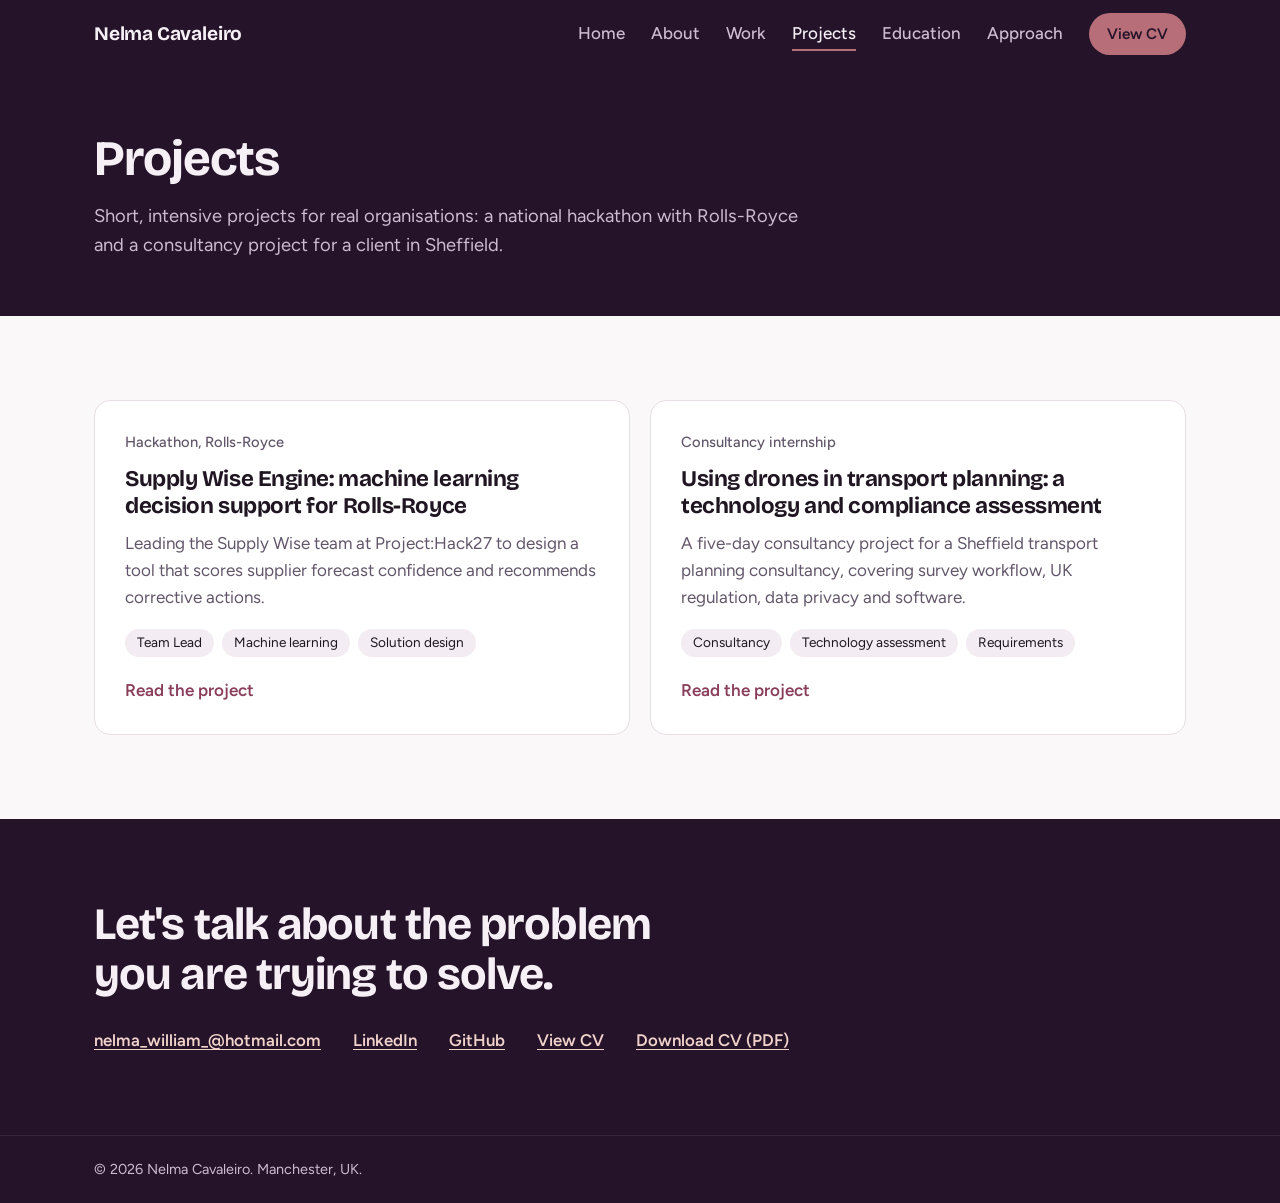
<file: projects.html>
<!DOCTYPE html>
<html lang="en-GB">
<head>
  <meta charset="utf-8">
  <meta name="viewport" content="width=device-width, initial-scale=1">
  <title>Projects | Nelma Cavaleiro</title>
  <meta name="description" content="Short, intensive projects for real organisations: Project:Hack27 with Rolls-Royce and a consultancy project for Nota Bene Consulting.">
  <meta property="og:title" content="Projects | Nelma Cavaleiro">
  <meta property="og:description" content="Short, intensive projects for real organisations: Project:Hack27 with Rolls-Royce and a consultancy project for Nota Bene Consulting.">
  <meta property="og:type" content="website">
  <link rel="icon" href="data:image/svg+xml,<svg xmlns='http://www.w3.org/2000/svg' viewBox='0 0 32 32'><rect width='32' height='32' rx='8' fill='%23241329'/><text x='16' y='21.5' font-family='Arial' font-size='14' font-weight='700' fill='%23F1D3CB' text-anchor='middle'>NC</text></svg>">
  <link rel="preconnect" href="https://fonts.googleapis.com">
  <link rel="preconnect" href="https://fonts.gstatic.com" crossorigin>
  <link href="https://fonts.googleapis.com/css2?family=Bricolage+Grotesque:opsz,wght@12..96,500;12..96,700&family=Figtree:wght@400;500;600;700&display=swap" rel="stylesheet">
  <link rel="stylesheet" href="assets/css/style.css">
</head>
<body>
  <a class="skip" href="#main">Skip to content</a>
  <header class="site-header">
    <div class="wrap header-inner">
      <a class="brand" href="index.html">Nelma Cavaleiro</a>
      <button class="nav-toggle" aria-expanded="false" aria-controls="site-nav">Menu</button>
      <nav aria-label="Main">
        <ul class="nav" id="site-nav">
        <li><a href="index.html">Home</a></li>
        <li><a href="about.html">About</a></li>
        <li><a href="work.html">Work</a></li>
        <li><a href="projects.html" aria-current="page">Projects</a></li>
        <li><a href="education.html">Education</a></li>
        <li><a href="approach.html">Approach</a></li>
        <li><a class="btn btn-rose btn-small" href="assets/Nelma_Cavaleiro_CV.pdf" target="_blank" rel="noopener">View CV</a></li>
        </ul>
      </nav>
    </div>
  </header>
  <main id="main">
    <section class="page-head">
      <div class="wrap">
        <h1>Projects</h1>
        <p>Short, intensive projects for real organisations: a national hackathon with Rolls-Royce and a consultancy project for a client in Sheffield.</p>
      </div>
    </section>
    <section class="section">
      <div class="wrap work-grid">
        <a class="work-card" href="case-hack27.html">
          <p class="kind">Hackathon, Rolls-Royce</p>
          <h3>Supply Wise Engine: machine learning decision support for Rolls-Royce</h3>
          <p>Leading the Supply Wise team at Project:Hack27 to design a tool that scores supplier forecast confidence and recommends corrective actions.</p>
          <ul class="tags"><li>Team Lead</li><li>Machine learning</li><li>Solution design</li></ul>
          <span class="read">Read the project</span>
        </a>
        <a class="work-card" href="case-notabene.html">
          <p class="kind">Consultancy internship</p>
          <h3>Using drones in transport planning: a technology and compliance assessment</h3>
          <p>A five-day consultancy project for a Sheffield transport planning consultancy, covering survey workflow, UK regulation, data privacy and software.</p>
          <ul class="tags"><li>Consultancy</li><li>Technology assessment</li><li>Requirements</li></ul>
          <span class="read">Read the project</span>
        </a>
      </div>
    </section>
  </main>
  <section class="contact" id="contact">
    <div class="wrap">
      <h2>Let's talk about the problem you are trying to solve.</h2>
      <ul class="contact-links">
        <li><a href="mailto:nelma_william_@hotmail.com">nelma_william_@hotmail.com</a></li>
        <li><a href="https://www.linkedin.com/in/nelma-cavaleiro" target="_blank" rel="noopener">LinkedIn</a></li>
        <li><a href="https://github.com/nelmacavaleiro" target="_blank" rel="noopener">GitHub</a></li>
        <li><a href="assets/Nelma_Cavaleiro_CV.pdf" target="_blank" rel="noopener">View CV</a></li>
        <li><a href="assets/Nelma_Cavaleiro_CV.pdf" download="Nelma_Cavaleiro_CV.pdf">Download CV (PDF)</a></li>
      </ul>
    </div>
  </section>
  <footer class="site-footer">
    <div class="wrap"><p>&copy; <span id="year">2026</span> Nelma Cavaleiro. Manchester, UK.</p></div>
  </footer>
  <script src="assets/js/main.js"></script>
</body>
</html>
</file>
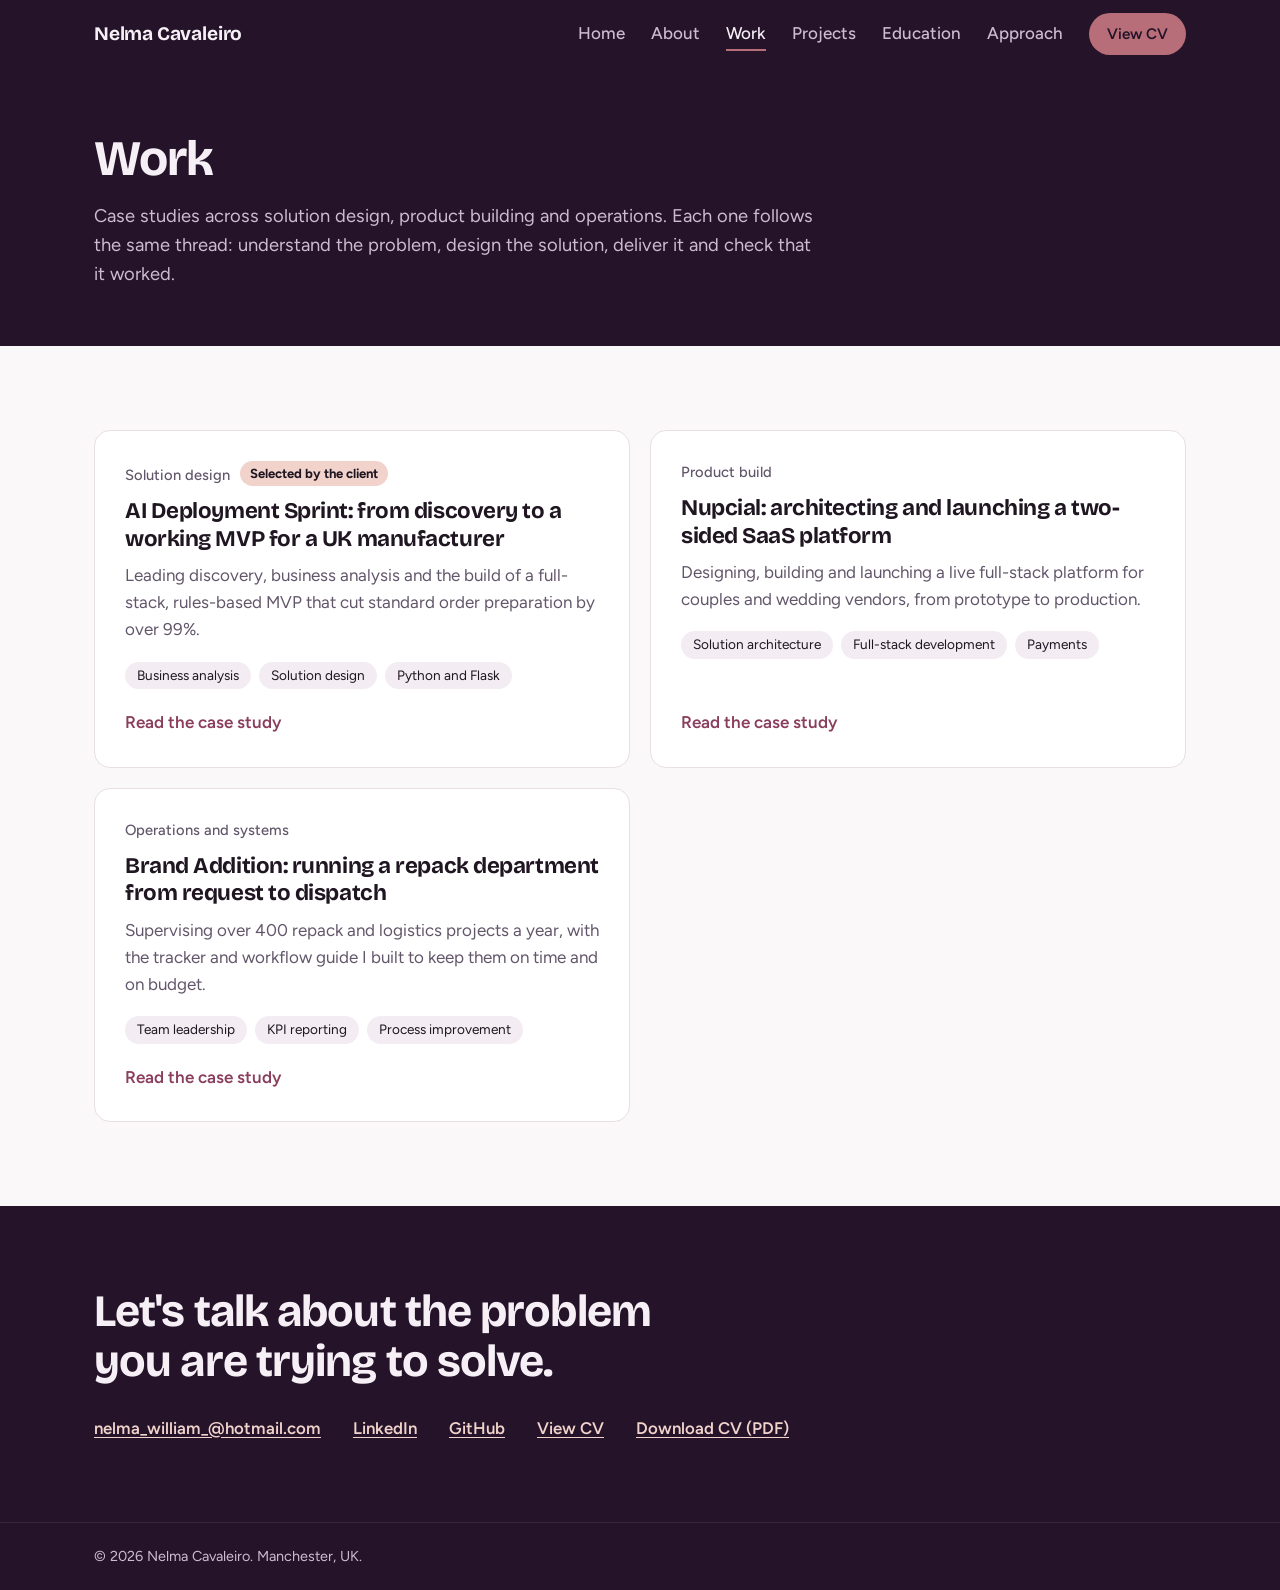
<file: work.html>
<!DOCTYPE html>
<html lang="en-GB">
<head>
  <meta charset="utf-8">
  <meta name="viewport" content="width=device-width, initial-scale=1">
  <title>Work | Nelma Cavaleiro</title>
  <meta name="description" content="Case studies by Nelma Cavaleiro across solution design, product building and operations.">
  <meta property="og:title" content="Work | Nelma Cavaleiro">
  <meta property="og:description" content="Case studies by Nelma Cavaleiro across solution design, product building and operations.">
  <meta property="og:type" content="website">
  <link rel="icon" href="data:image/svg+xml,<svg xmlns='http://www.w3.org/2000/svg' viewBox='0 0 32 32'><rect width='32' height='32' rx='8' fill='%23241329'/><text x='16' y='21.5' font-family='Arial' font-size='14' font-weight='700' fill='%23F1D3CB' text-anchor='middle'>NC</text></svg>">
  <link rel="preconnect" href="https://fonts.googleapis.com">
  <link rel="preconnect" href="https://fonts.gstatic.com" crossorigin>
  <link href="https://fonts.googleapis.com/css2?family=Bricolage+Grotesque:opsz,wght@12..96,500;12..96,700&family=Figtree:wght@400;500;600;700&display=swap" rel="stylesheet">
  <link rel="stylesheet" href="assets/css/style.css">
</head>
<body>
  <a class="skip" href="#main">Skip to content</a>
  <header class="site-header">
    <div class="wrap header-inner">
      <a class="brand" href="index.html">Nelma Cavaleiro</a>
      <button class="nav-toggle" aria-expanded="false" aria-controls="site-nav">Menu</button>
      <nav aria-label="Main">
        <ul class="nav" id="site-nav">
        <li><a href="index.html">Home</a></li>
        <li><a href="about.html">About</a></li>
        <li><a href="work.html" aria-current="page">Work</a></li>
        <li><a href="projects.html">Projects</a></li>
        <li><a href="education.html">Education</a></li>
        <li><a href="approach.html">Approach</a></li>
        <li><a class="btn btn-rose btn-small" href="assets/Nelma_Cavaleiro_CV.pdf" target="_blank" rel="noopener">View CV</a></li>
        </ul>
      </nav>
    </div>
  </header>
  <main id="main">
    <section class="page-head">
      <div class="wrap">
        <h1>Work</h1>
        <p>Case studies across solution design, product building and operations. Each one follows the same thread: understand the problem, design the solution, deliver it and check that it worked.</p>
      </div>
    </section>
    <section class="section">
      <div class="wrap work-grid">
        <a class="work-card" href="case-ai-sprint.html">
          <p class="kind">Solution design <span class="status">Selected by the client</span></p>
          <h3>AI Deployment Sprint: from discovery to a working MVP for a UK manufacturer</h3>
          <p>Leading discovery, business analysis and the build of a full-stack, rules-based MVP that cut standard order preparation by over 99%.</p>
          <ul class="tags"><li>Business analysis</li><li>Solution design</li><li>Python and Flask</li></ul>
          <span class="read">Read the case study</span>
        </a>
        <a class="work-card" href="case-nupcial.html">
          <p class="kind">Product build</p>
          <h3>Nupcial: architecting and launching a two-sided SaaS platform</h3>
          <p>Designing, building and launching a live full-stack platform for couples and wedding vendors, from prototype to production.</p>
          <ul class="tags"><li>Solution architecture</li><li>Full-stack development</li><li>Payments</li></ul>
          <span class="read">Read the case study</span>
        </a>
        <a class="work-card" href="case-brand-addition.html">
          <p class="kind">Operations and systems</p>
          <h3>Brand Addition: running a repack department from request to dispatch</h3>
          <p>Supervising over 400 repack and logistics projects a year, with the tracker and workflow guide I built to keep them on time and on budget.</p>
          <ul class="tags"><li>Team leadership</li><li>KPI reporting</li><li>Process improvement</li></ul>
          <span class="read">Read the case study</span>
        </a>
      </div>
    </section>
  </main>
  <section class="contact" id="contact">
    <div class="wrap">
      <h2>Let's talk about the problem you are trying to solve.</h2>
      <ul class="contact-links">
        <li><a href="mailto:nelma_william_@hotmail.com">nelma_william_@hotmail.com</a></li>
        <li><a href="https://www.linkedin.com/in/nelma-cavaleiro" target="_blank" rel="noopener">LinkedIn</a></li>
        <li><a href="https://github.com/nelmacavaleiro" target="_blank" rel="noopener">GitHub</a></li>
        <li><a href="assets/Nelma_Cavaleiro_CV.pdf" target="_blank" rel="noopener">View CV</a></li>
        <li><a href="assets/Nelma_Cavaleiro_CV.pdf" download="Nelma_Cavaleiro_CV.pdf">Download CV (PDF)</a></li>
      </ul>
    </div>
  </section>
  <footer class="site-footer">
    <div class="wrap"><p>&copy; <span id="year">2026</span> Nelma Cavaleiro. Manchester, UK.</p></div>
  </footer>
  <script src="assets/js/main.js"></script>
</body>
</html>
</file>
<file: assets/css/style.css>
/* Palette: deep plum and rose gold, with a soft blush white for reading. */
:root {
  --bg: #FBF8F9;
  --surface: #FFFFFF;
  --ink: #1F1622;
  --muted: #62566A;
  --line: #E7DEE6;
  --link: #8A3E5C;
  --plum-900: #241329;
  --plum-700: #4A2650;
  --plum-tint: #F3ECF2;
  --rose: #B76E79;
  --rose-soft: #F1D3CB;
  --on-dark: #F6EFF5;
  --on-dark-muted: #CDBCCF;
  --display: "Bricolage Grotesque", "Segoe UI", "Helvetica Neue", Arial, sans-serif;
  --body: "Figtree", "Segoe UI", "Helvetica Neue", Arial, sans-serif;
  --wrap: 1140px;
  color-scheme: light;
}

@media (prefers-color-scheme: dark) {
  :root {
    --bg: #150C18;
    --surface: #201525;
    --ink: #F2EAF2;
    --muted: #B8A9BD;
    --line: #3A2B3F;
    --link: #EBA9B7;
    --plum-900: #0E0710;
    --plum-700: #6B3A73;
    --plum-tint: #1E1323;
    --rose: #D49AA2;
    --rose-soft: #4A2B33;
    color-scheme: dark;
  }
}

*, *::before, *::after { box-sizing: border-box; }
html { scroll-behavior: smooth; scroll-padding-top: 84px; }
body { margin: 0; background: var(--bg); color: var(--ink); font-family: var(--body); font-size: 1.0625rem; line-height: 1.6; -webkit-font-smoothing: antialiased; }
img, svg { max-width: 100%; }
a { color: var(--link); text-underline-offset: 3px; }
a:hover { text-decoration-thickness: 2px; }
:focus-visible { outline: 3px solid var(--rose); outline-offset: 3px; border-radius: 4px; }
h1, h2, h3 { font-family: var(--display); letter-spacing: -0.02em; }

.wrap { max-width: var(--wrap); margin: 0 auto; padding: 0 24px; }
.skip { position: absolute; left: 16px; top: -48px; background: var(--plum-700); color: #fff; padding: 8px 14px; border-radius: 6px; z-index: 20; }
.skip:focus { top: 12px; }

/* Header */
.site-header { position: sticky; top: 0; z-index: 10; background: var(--plum-900); color: var(--on-dark); }
.header-inner { display: flex; align-items: center; justify-content: space-between; min-height: 68px; gap: 16px; }
.brand { font-family: var(--display); font-weight: 700; font-size: 1.2rem; color: var(--on-dark); text-decoration: none; letter-spacing: -0.01em; }
.brand span { color: var(--rose-soft); font-weight: 500; }
.nav { list-style: none; display: flex; align-items: center; gap: 26px; margin: 0; padding: 0; }
.nav a:not(.btn) { color: var(--on-dark-muted); text-decoration: none; font-weight: 500; padding: 6px 0; border-bottom: 2px solid transparent; }
.nav a:not(.btn):hover { color: var(--on-dark); }
.nav a[aria-current="page"] { color: var(--on-dark); border-bottom-color: var(--rose); }
.nav-toggle { display: none; background: none; border: 1px solid rgba(255,255,255,.3); color: var(--on-dark); border-radius: 8px; padding: 7px 12px; font: inherit; font-weight: 600; cursor: pointer; }

/* Buttons */
.btn { display: inline-block; font-family: var(--body); font-weight: 600; text-decoration: none; padding: 12px 22px; border-radius: 999px; border: 2px solid transparent; transition: background-color .15s ease, color .15s ease, border-color .15s ease; }
.btn-rose { background: var(--rose); color: #241329; }
.btn-rose:hover { background: var(--rose-soft); color: #241329; }
.btn-line-light { border-color: rgba(246,239,245,.45); color: var(--on-dark); }
.btn-line-light:hover { border-color: var(--on-dark); }
.btn-plum { background: var(--plum-700); color: #fff; }
.btn-plum:hover { background: var(--plum-900); }
.btn-small { padding: 7px 16px; font-size: .95rem; }

/* Hero */
.hero { background: var(--plum-900); color: var(--on-dark); position: relative; overflow: hidden; }
.hero::before { content: ""; position: absolute; inset: auto -10% -60% 40%; height: 120%; background: radial-gradient(closest-side, rgba(183,110,121,.22), transparent); pointer-events: none; }
.hero-inner { position: relative; display: grid; grid-template-columns: 1.1fr 1fr; gap: 56px; align-items: center; padding-top: 72px; padding-bottom: 84px; }
.hero-meta { color: var(--on-dark-muted); margin: 0 0 16px; font-weight: 500; }
.hero h1 { font-size: clamp(2.2rem, 4.4vw, 3.6rem); line-height: 1.05; font-weight: 700; margin: 0 0 22px; max-width: 17ch; }
.lede { font-size: 1.18rem; line-height: 1.65; color: var(--on-dark-muted); max-width: 50ch; margin: 0 0 24px; }
.focus { list-style: none; display: flex; flex-wrap: wrap; gap: 10px; margin: 0 0 32px; padding: 0; }
.focus li { border: 1px solid rgba(241,211,203,.5); color: var(--rose-soft); border-radius: 999px; padding: 6px 15px; font-weight: 600; font-size: .95rem; }
.hero-actions { display: flex; gap: 14px; flex-wrap: wrap; }

/* System map: the signature element */
.system-map { margin: 0; }
.system-map svg { display: block; width: 100%; height: auto; }
.links path { fill: none; stroke: var(--rose); stroke-width: 2.5; stroke-dasharray: 120; }
.joints circle { fill: var(--rose); }
.node rect { fill: rgba(255,255,255,.06); stroke: rgba(255,255,255,.22); stroke-width: 1.5; transition: fill .15s ease, stroke .15s ease; }
.node .n-title { font-family: var(--display); font-weight: 700; font-size: 18px; fill: #F6EFF5; }
.node .n-sub { font-family: var(--body); font-size: 14px; fill: #CDBCCF; }
.node:hover rect, .node:focus-visible rect { fill: rgba(183,110,121,.18); stroke: var(--rose); }
.node:focus { outline: none; }
.node-current rect { stroke: var(--rose); stroke-width: 2; }
.system-map figcaption { color: var(--on-dark-muted); font-size: .92rem; margin-top: 10px; }
@media (prefers-reduced-motion: no-preference) {
  .links path { animation: draw .7s ease-out both; }
  .links path:nth-child(2) { animation-delay: .4s; }
  .links path:nth-child(3) { animation-delay: .8s; }
  .joints circle { animation: fade .3s ease-out both; }
  .joints circle:nth-child(1) { animation-delay: .6s; }
  .joints circle:nth-child(2) { animation-delay: 1s; }
  .joints circle:nth-child(3) { animation-delay: 1.4s; }
}
@keyframes draw { from { stroke-dashoffset: 120; } to { stroke-dashoffset: 0; } }
@keyframes fade { from { opacity: 0; } to { opacity: 1; } }

/* Capabilities strip */
.capabilities { background: var(--surface); border-bottom: 1px solid var(--line); }
.cap-grid { display: grid; grid-template-columns: repeat(4, 1fr); }
.cap { padding: 36px 28px 36px 0; }
.cap + .cap { padding-left: 28px; border-left: 1px solid var(--line); }
.cap h2 { font-size: 1.3rem; margin: 0 0 8px; line-height: 1.2; }
.cap p { margin: 0 0 12px; color: var(--muted); line-height: 1.55; }
.cap .evidence { font-size: .9rem; color: var(--link); font-weight: 600; margin: 0; }

/* Sections */
.section { padding: 84px 0; }
.section-tint { background: var(--plum-tint); }
.section-head { max-width: 64ch; margin-bottom: 36px; }
.section-head h2 { font-size: clamp(1.8rem, 3.2vw, 2.5rem); line-height: 1.12; margin: 0 0 12px; }
.section-head p { color: var(--muted); margin: 0; font-size: 1.1rem; }
.more { display: inline-block; margin-top: 30px; font-weight: 600; }

/* Video */
.video-frame { position: relative; aspect-ratio: 16 / 9; max-width: 860px; border-radius: 14px; overflow: hidden; border: 1px solid var(--line); background: var(--surface); }
.video-frame iframe { position: absolute; inset: 0; width: 100%; height: 100%; border: 0; }

/* Work cards */
.work-grid { display: grid; grid-template-columns: repeat(2, 1fr); gap: 20px; }
.work-card { display: flex; flex-direction: column; background: var(--surface); border: 1px solid var(--line); border-radius: 16px; padding: 30px; text-decoration: none; color: var(--ink); transition: border-color .15s ease; }
.work-card:hover, .work-card:focus-visible { border-color: var(--rose); }
.work-card .kind { color: var(--muted); font-size: .92rem; font-weight: 500; margin: 0 0 10px; }
.work-card h3 { font-size: 1.4rem; line-height: 1.22; margin: 0 0 10px; }
.work-card p { color: var(--muted); margin: 0 0 18px; }
.work-card .read { margin-top: auto; color: var(--link); font-weight: 600; }
.tags { display: flex; flex-wrap: wrap; gap: 8px; margin: 0 0 20px; padding: 0; list-style: none; }
.tags li { font-size: .85rem; background: var(--plum-tint); color: var(--ink); border-radius: 999px; padding: 3px 12px; }
.status { display: inline-block; font-size: .82rem; font-weight: 700; background: var(--rose-soft); color: var(--ink); border-radius: 999px; padding: 2px 10px; margin-left: 6px; vertical-align: 2px; }

/* Process flow (a true sequence, so numbered) */
.flow { list-style: none; margin: 0; padding: 0; display: grid; grid-template-columns: repeat(6, 1fr); gap: 0; counter-reset: s; position: relative; }
.flow li { counter-increment: s; padding: 0 18px 0 0; position: relative; }
.flow li::before { content: counter(s); display: grid; place-items: center; width: 42px; height: 42px; border-radius: 50%; background: var(--plum-700); color: #fff; font-family: var(--display); font-weight: 700; margin-bottom: 14px; position: relative; z-index: 1; }
.flow li::after { content: ""; position: absolute; top: 20px; left: 42px; right: 0; height: 2px; background: var(--rose); opacity: .6; }
.flow li:last-child::after { display: none; }
.flow h3 { font-size: 1.08rem; margin: 0 0 6px; }
.flow p { margin: 0; color: var(--muted); font-size: .97rem; line-height: 1.5; }

/* Page header for inner pages */
.page-head { background: var(--plum-900); color: var(--on-dark); padding: 64px 0 56px; }
.page-head h1 { font-size: clamp(2rem, 4vw, 3.1rem); line-height: 1.08; margin: 0 0 16px; max-width: 22ch; }
.page-head p { color: var(--on-dark-muted); font-size: 1.15rem; max-width: 60ch; margin: 0; }
.crumbs { margin: 0 0 18px; font-size: .95rem; }
.crumbs a { color: var(--rose-soft); }
.case-meta { display: grid; grid-template-columns: repeat(4, auto); justify-content: start; gap: 12px 44px; margin: 28px 0 0; }
.case-meta dt { color: var(--on-dark-muted); font-size: .88rem; }
.case-meta dd { margin: 0; font-weight: 600; }

/* Long-form content */
.prose-grid { display: grid; grid-template-columns: minmax(0, 1fr) 320px; gap: 64px; align-items: start; }
.prose h2 { font-size: 1.55rem; margin: 44px 0 12px; line-height: 1.2; }
.prose h2:first-child { margin-top: 0; }
.prose p, .prose li { max-width: 66ch; }
.prose ul { padding-left: 1.2em; }
.prose li { margin-bottom: 8px; }
.side { position: sticky; top: 100px; display: flex; flex-direction: column; gap: 18px; }
.side-box { background: var(--surface); border: 1px solid var(--line); border-radius: 14px; padding: 22px; }
.side-box h3 { font-size: 1rem; margin: 0 0 10px; color: var(--link); }
.side-box p { margin: 0; line-height: 1.55; }
.next { display: flex; justify-content: space-between; gap: 20px; flex-wrap: wrap; border-top: 1px solid var(--line); margin-top: 56px; padding-top: 28px; font-weight: 600; }

/* Diagrams on light backgrounds */
.arch { margin: 0; }
.arch svg { display: block; width: 100%; height: auto; }
.arch-links path { stroke: var(--rose); stroke-width: 2.5; fill: none; }
.a-box { fill: var(--surface); stroke: var(--line); stroke-width: 1.5; }
.a-main { fill: var(--plum-tint); stroke: var(--plum-700); }
.a-title { font-family: var(--display); font-weight: 700; font-size: 15px; fill: var(--ink); }
.a-sub { font-family: var(--body); font-size: 12.5px; fill: var(--muted); }
.a-chip { fill: var(--surface); stroke: var(--line); }
.a-chip-t { font-family: var(--body); font-size: 11.5px; fill: var(--ink); }
.arch figcaption { text-align: center; color: var(--muted); font-size: .85rem; margin-top: 8px; }

/* Approach page */
.step-detail { display: grid; grid-template-columns: 80px minmax(0, 1fr) minmax(0, 1fr); gap: 32px; padding: 40px 0; border-top: 1px solid var(--line); }
.step-num { font-family: var(--display); font-weight: 700; font-size: 2.6rem; color: var(--rose); line-height: 1; }
.step-detail h2 { font-size: 1.6rem; margin: 0 0 10px; }
.step-detail p { margin: 0 0 12px; }
.step-detail h3 { font-size: .98rem; margin: 0 0 6px; color: var(--link); }
.step-detail ul { margin: 0 0 16px; padding-left: 1.15em; }
.principles { display: grid; grid-template-columns: repeat(2, 1fr); gap: 20px; }
.principle { background: var(--surface); border-left: 4px solid var(--rose); border-radius: 0 12px 12px 0; padding: 22px 24px; }
.principle h3 { margin: 0 0 6px; font-size: 1.15rem; }
.principle p { margin: 0; color: var(--muted); }

/* About page */
.skills { display: grid; grid-template-columns: repeat(2, 1fr); gap: 20px; }
.skill-group { background: var(--surface); border: 1px solid var(--line); border-radius: 14px; padding: 24px; }
.skill-group h3 { margin: 0 0 12px; font-size: 1.12rem; }
.chips { list-style: none; display: flex; flex-wrap: wrap; gap: 8px; margin: 0; padding: 0; }
.chips li { font-size: .9rem; background: var(--plum-tint); border-radius: 999px; padding: 4px 12px; }
.timeline { list-style: none; margin: 0; padding: 0; border-left: 2px solid var(--rose); }
.timeline li { position: relative; padding: 0 0 30px 28px; }
.timeline li::before { content: ""; position: absolute; left: -7px; top: 8px; width: 12px; height: 12px; border-radius: 50%; background: var(--plum-700); border: 2px solid var(--bg); }
.timeline h3 { margin: 0; font-size: 1.15rem; }
.timeline .when { color: var(--muted); font-size: .93rem; margin: 2px 0 8px; }
.timeline p { margin: 0; max-width: 66ch; }
.creds { display: grid; grid-template-columns: repeat(3, 1fr); gap: 28px; }
.creds h3 { margin: 0 0 12px; font-size: 1.1rem; }
.creds dl { margin: 0; }
.creds dt { font-weight: 600; }
.creds dd { margin: 0 0 14px; color: var(--muted); }

/* Contact band */
.contact { background: var(--plum-900); color: var(--on-dark); padding: 80px 0; }
.contact h2 { font-size: clamp(1.8rem, 3.6vw, 2.8rem); line-height: 1.12; max-width: 22ch; margin: 0 0 28px; }
.contact-links { list-style: none; margin: 0; padding: 0; display: flex; flex-wrap: wrap; gap: 14px 32px; }
.contact-links a { color: var(--rose-soft); font-weight: 600; font-size: 1.05rem; }
.site-footer { background: var(--plum-900); color: var(--on-dark-muted); border-top: 1px solid rgba(255,255,255,.08); padding: 22px 0; font-size: .9rem; }
.site-footer p { margin: 0; }

/* Responsive */
@media (max-width: 960px) {
  .hero-inner { grid-template-columns: 1fr; gap: 40px; padding-top: 52px; }
  .system-map { max-width: 520px; }
  .cap-grid { grid-template-columns: repeat(2, 1fr); }
  .cap, .cap + .cap { padding: 28px 22px; border-left: 0; border-top: 1px solid var(--line); }
  .flow { grid-template-columns: repeat(3, 1fr); row-gap: 30px; }
  .flow li:nth-child(3)::after { display: none; }
  .prose-grid { grid-template-columns: 1fr; gap: 40px; }
  .side { position: static; }
  .step-detail { grid-template-columns: 60px 1fr; }
  .step-detail > div:last-child { grid-column: 2; }
  .creds { grid-template-columns: 1fr 1fr; }
  .case-meta { grid-template-columns: repeat(2, auto); }
}
@media (max-width: 720px) {
  .nav-toggle { display: inline-block; margin-left: auto; }
  .header-inner { gap: 0; }
  .nav { display: none; position: absolute; left: 0; right: 0; top: 68px; background: var(--plum-900); flex-direction: column; align-items: flex-start; gap: 4px; padding: 12px 24px 22px; border-top: 1px solid rgba(255,255,255,.1); }
  .nav.open { display: flex; }
  .work-grid, .skills, .principles, .creds { grid-template-columns: 1fr; }
  .cap-grid { grid-template-columns: 1fr; }
  .flow { grid-template-columns: 1fr; }
  .flow li { padding-left: 58px; min-height: 42px; }
  .flow li::before { position: absolute; left: 0; top: 0; margin: 0; }
  .flow li::after { display: none; }
  .section { padding: 60px 0; }
  .step-detail { grid-template-columns: 1fr; gap: 12px; }
  .step-detail > div:last-child { grid-column: auto; }
}

/* Screenshot gallery */
.gallery-section { margin-top: 56px; }
.gallery-section h2 { font-size: 1.55rem; margin: 0 0 8px; }
.gallery-section > p { color: var(--muted); margin: 0 0 24px; max-width: 66ch; }
.gallery { display: grid; grid-template-columns: repeat(6, minmax(0, 1fr)); gap: 24px; }
.shot { margin: 0; display: flex; flex-direction: column; }
.shot a { display: block; border: 1px solid var(--line); border-radius: 12px; overflow: hidden; background: #FFFFFF; transition: border-color .15s ease; }
.shot a:hover, .shot a:focus-visible { border-color: var(--rose); }
.shot img { display: block; width: 100%; height: 100%; object-fit: cover; object-position: left top; }
.shot figcaption { font-size: .92rem; color: var(--muted); margin-top: 10px; line-height: 1.5; }
.shot figcaption b { color: var(--ink); font-weight: 600; }
.shot-landing { grid-column: span 2; }
.shot-dash { grid-column: span 4; }
.shot-landing a, .shot-dash a { aspect-ratio: auto; height: 340px; }
.shot-landing img { object-fit: contain; object-position: center; }
.shot-wide { grid-column: span 6; }
.shot-wide a { aspect-ratio: 1600 / 862; }
.shot-card { grid-column: span 3; }
.shot-card a { aspect-ratio: 16 / 10; }
.feature-shot { margin: 18px 0 0; max-width: 560px; }
.feature-shot img { height: auto; }
@media (max-width: 900px) {
  .gallery { grid-template-columns: 1fr; }
  .shot-landing, .shot-dash, .shot-wide, .shot-card { grid-column: auto; }
  .shot-landing a { height: 420px; }
  .shot-dash a { height: auto; aspect-ratio: 1600 / 725; }
}

/* About page portrait */
.about-head { display: grid; grid-template-columns: minmax(0, 1fr) 240px; gap: 56px; align-items: center; }
.portrait { display: block; width: 100%; height: auto; aspect-ratio: 600 / 850; object-fit: cover; border-radius: 18px; border: 3px solid rgba(241, 211, 203, .55); box-shadow: 0 18px 40px rgba(0, 0, 0, .35); }
@media (max-width: 720px) {
  .about-head { grid-template-columns: 1fr; gap: 28px; }
  .portrait { width: 180px; order: -1; }
}

/* Photo grids (projects, education, journey) */
.photos { display: grid; grid-template-columns: repeat(auto-fit, minmax(220px, 1fr)); gap: 22px; margin-top: 32px; }
.photos .shot a { height: auto; }
.photos.ratio-34 .shot a { aspect-ratio: 3 / 4; }
.photos.ratio-11 .shot a { aspect-ratio: 1 / 1; background: var(--plum-tint); }
.photos.ratio-11 .shot img { object-fit: contain; object-position: center; }
.photos.ratio-34 .shot img { object-fit: cover; object-position: center top; }
.photos .shot-free img { height: auto; object-fit: initial; }
.photos .shot-free { grid-column: 1 / -1; }
.photos .shot-free.narrow { max-width: 720px; }
.edu-photos { max-width: 760px; }
.edu-wide .shot-free { max-width: 900px; }
.edu-meta { color: var(--muted); font-weight: 600; margin: 0 0 14px; }
.prose h3 { font-size: 1.15rem; margin: 26px 0 8px; }
.journey p { max-width: 72ch; }
.creds dt a { color: inherit; }
.photos .shot-free.narrow-s { max-width: 520px; }

/* Home: longer career map and three focus areas */
.links path:nth-child(4) { animation-delay: 1.2s; }
.links path:nth-child(5) { animation-delay: 1.6s; }
.joints circle:nth-child(4) { animation-delay: 1.8s; }
.joints circle:nth-child(5) { animation-delay: 2.2s; }
.cap-grid.three { grid-template-columns: repeat(3, 1fr); }
.work-grid.three { grid-template-columns: repeat(3, 1fr); }
@media (max-width: 960px) { .cap-grid.three, .work-grid.three { grid-template-columns: 1fr; } }

/* Collages: one card per experience, photos laid out in a grid */
.collage-grid { display: grid; grid-template-columns: repeat(2, minmax(0, 1fr)); gap: 28px; }
.collage { background: var(--surface); border: 1px solid var(--line); border-radius: 18px; padding: 14px; margin: 0; display: flex; flex-direction: column; }
.collage.wide { grid-column: 1 / -1; }
.collage .tiles { display: grid; gap: 8px; aspect-ratio: 4 / 3; grid-template-columns: repeat(2, minmax(0, 1fr)); grid-template-rows: repeat(2, minmax(0, 1fr)); }
.collage.wide .tiles { aspect-ratio: 16 / 7; }
.collage .tiles a { display: block; position: relative; min-height: 0; overflow: hidden; border-radius: 10px; background: var(--plum-tint); }
.collage .tiles img { position: absolute; inset: 0; width: 100%; height: 100%; object-fit: cover; display: block; transition: transform .3s ease; }
.collage .tiles a:hover img, .collage .tiles a:focus-visible img { transform: scale(1.03); }
.collage .tiles img.contain { object-fit: contain; background: #fff; }
.collage.t1 .tiles { grid-template-columns: 1fr; grid-template-rows: 1fr; }
.collage.t2 .tiles { grid-template-rows: 1fr; }
.collage.t3 .tiles a:first-child { grid-row: span 2; }
.collage.t4row .tiles { grid-template-columns: repeat(4, minmax(0, 1fr)); grid-template-rows: 1fr; aspect-ratio: 16 / 8; }
.collage.t5 .tiles { grid-template-columns: 2fr 1fr 1fr; }
.collage.t5 .tiles a:first-child { grid-row: span 2; }
.collage figcaption { padding: 14px 6px 4px; }
.c-title { font-family: var(--display); font-weight: 700; font-size: 1.12rem; color: var(--ink); margin: 0; letter-spacing: -.01em; }
.c-meta { color: var(--link); font-weight: 600; font-size: .9rem; margin: 2px 0 6px; }
.c-note { color: var(--muted); font-size: .95rem; margin: 0; }
.collage blockquote { margin: 12px 0 0; padding: 10px 14px; border-left: 3px solid var(--rose); background: var(--plum-tint); border-radius: 0 8px 8px 0; font-style: italic; font-size: .95rem; }
.collage blockquote cite { display: block; font-style: normal; color: var(--muted); font-size: .85rem; margin-top: 4px; }
.compare { display: grid; grid-template-columns: 1fr 1fr; gap: 28px; margin-top: 28px; }
.compare figure { margin: 0; background: var(--surface); border: 1px solid var(--line); border-radius: 18px; padding: 14px; }
.compare a { display: block; border-radius: 10px; overflow: hidden; }
.compare img { display: block; width: 100%; aspect-ratio: 16 / 10; object-fit: cover; object-position: top left; }
.compare figcaption { padding: 12px 6px 4px; }
.collage-block { margin-top: 56px; }
.collage-block > h2 { font-size: 1.55rem; margin: 0 0 8px; }
.collage-block > p { color: var(--muted); margin: 0 0 24px; max-width: 66ch; }
@media (max-width: 760px) {
  .collage-grid, .compare { grid-template-columns: 1fr; }
  .collage.wide .tiles { aspect-ratio: 4 / 3; }
  .collage.t4row .tiles { grid-template-columns: repeat(2, minmax(0, 1fr)); grid-template-rows: repeat(2, minmax(0, 1fr)); aspect-ratio: 1 / 1; }
  .collage.t5 .tiles { grid-template-columns: 1fr 1fr; grid-template-rows: repeat(3, minmax(0, 1fr)); aspect-ratio: 3 / 4; }
  .collage.t5 .tiles a:first-child { grid-row: auto; grid-column: span 2; }
}

/* About: experience and skills side by side */
.about-cols { display: grid; grid-template-columns: minmax(0, 1.55fr) minmax(0, 1fr); gap: 56px; align-items: start; }
.about-cols > div > h2 { font-size: clamp(1.6rem, 2.6vw, 2.1rem); margin: 0 0 24px; }
.skill-stack { display: flex; flex-direction: column; gap: 16px; }
@media (max-width: 960px) { .about-cols { grid-template-columns: 1fr; gap: 40px; } }

/* Certifications */
.cert-list { display: grid; gap: 28px; }
.cert { display: grid; grid-template-columns: minmax(0, 1fr) minmax(0, 1.1fr); gap: 32px; background: var(--surface); border: 1px solid var(--line); border-radius: 18px; padding: 24px; align-items: start; }
.cert h2 { font-size: 1.4rem; margin: 0 0 4px; }
.cert dl { display: grid; grid-template-columns: auto 1fr; gap: 6px 18px; margin: 16px 0 0; }
.cert dt { color: var(--muted); font-size: .95rem; }
.cert dd { margin: 0; font-weight: 600; overflow-wrap: anywhere; }
.cert-images { display: grid; grid-template-columns: repeat(auto-fit, minmax(160px, 1fr)); gap: 12px; }
.cert-images a { display: block; border: 1px solid var(--line); border-radius: 10px; overflow: hidden; background: #fff; }
.cert-images img { display: block; width: 100%; height: auto; }
@media (max-width: 860px) { .cert { grid-template-columns: 1fr; } }

/* Method diagram (AI sprint) */
.method { list-style: none; margin: 8px 0 0; padding: 0; display: grid; grid-template-columns: repeat(6, minmax(0, 1fr)); gap: 10px; counter-reset: m; }
.method li { counter-increment: m; background: var(--surface); border: 1px solid var(--line); border-top: 3px solid var(--rose); border-radius: 10px; padding: 14px 12px; font-size: .92rem; line-height: 1.4; }
.method li::before { content: counter(m); display: block; font-family: var(--display); font-weight: 700; color: var(--rose); font-size: 1.3rem; margin-bottom: 4px; }
.method b { display: block; color: var(--ink); margin-bottom: 2px; }
.method span { color: var(--muted); }
@media (max-width: 960px) { .method { grid-template-columns: repeat(2, minmax(0, 1fr)); } }
</file>
